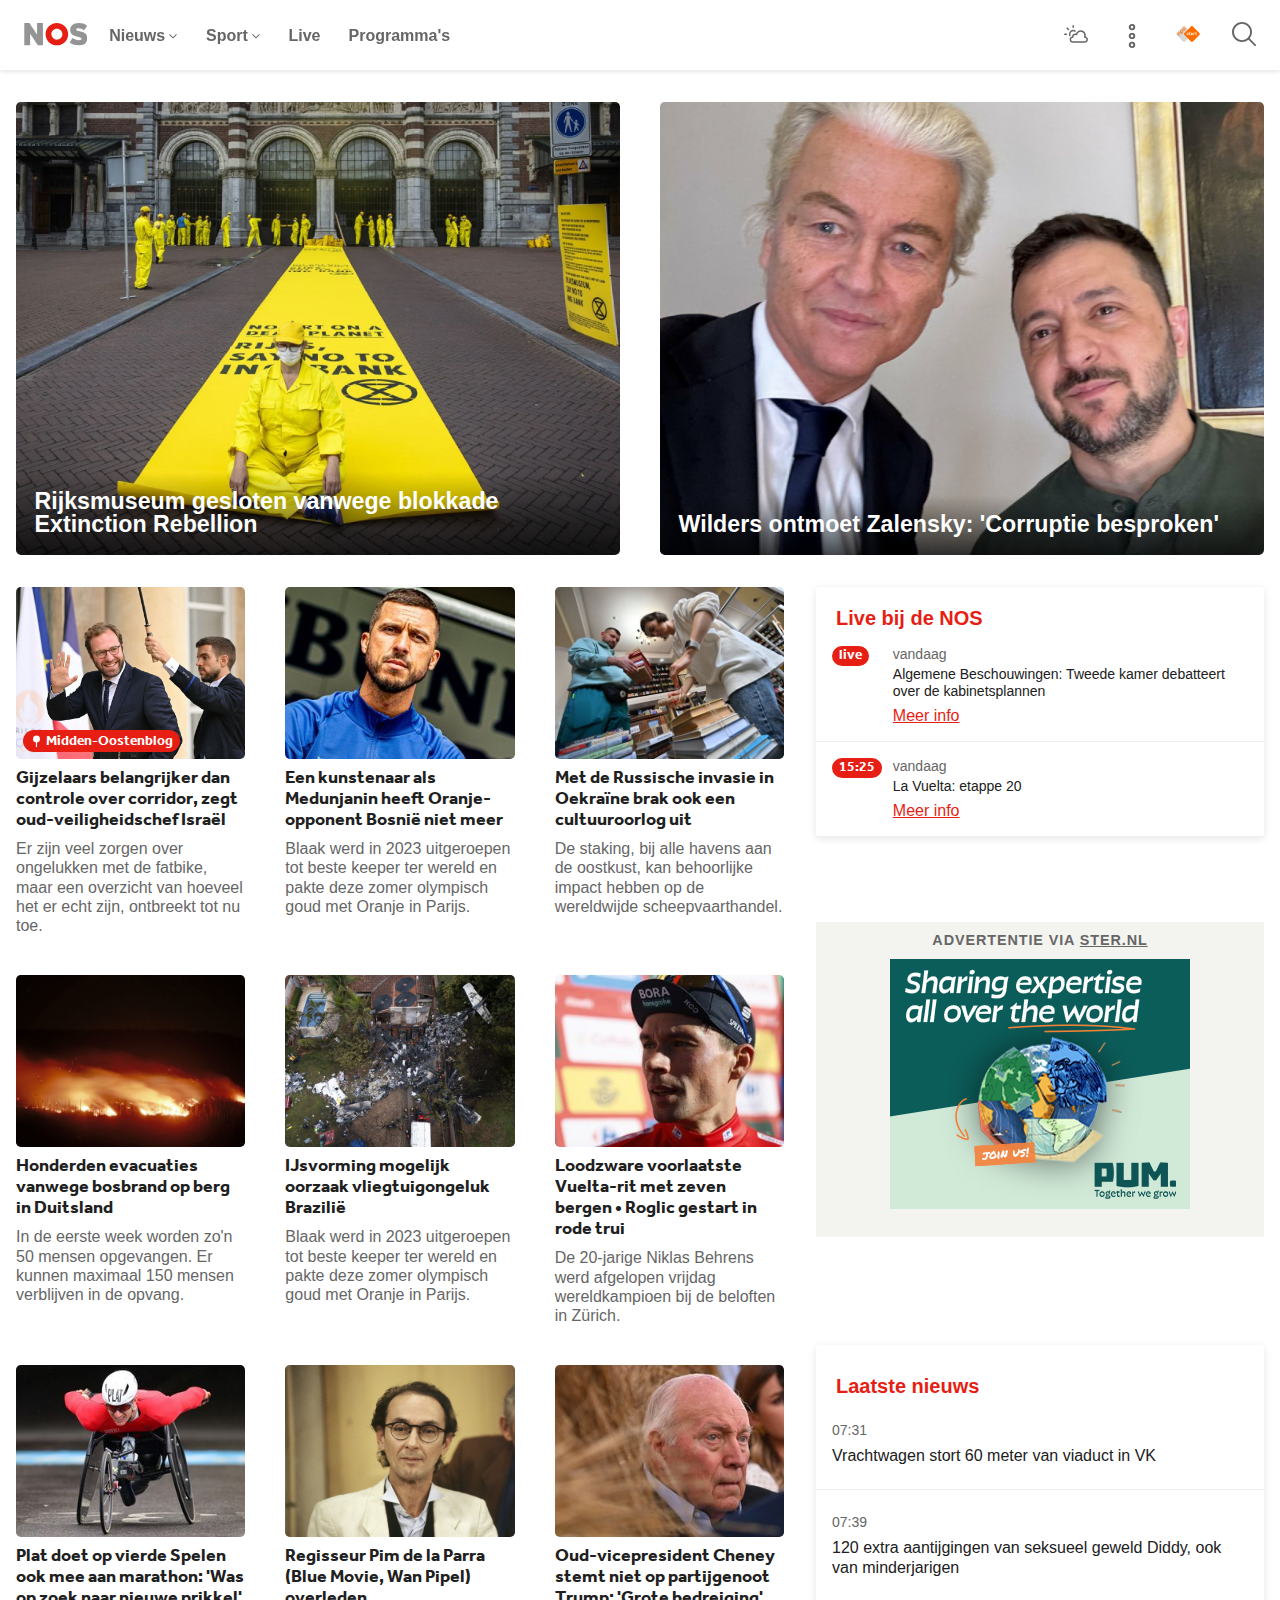
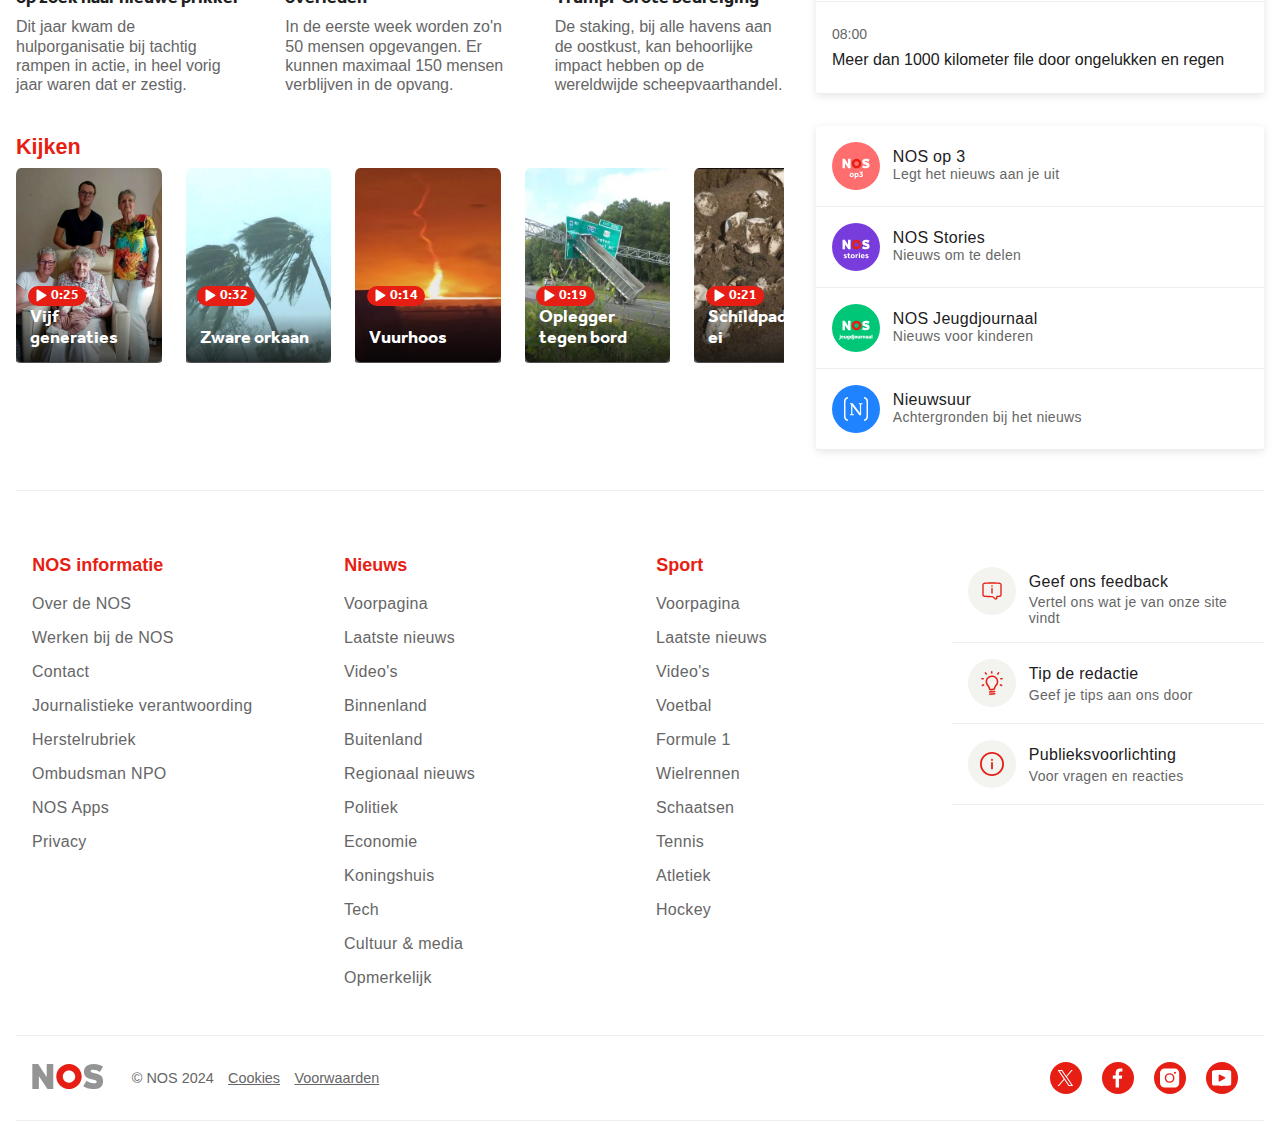
<file: index.html>
<!DOCTYPE html>
<html lang="nl">
<head>
    <meta charset="UTF-8">
    <meta name="author" content="Joep van der List" >
    <meta name="viewport" content="width=device-width, initial-scale=1.0">
    <link rel="stylesheet" href="styles/style.css">
    <link rel="stylesheet" href="styles/style_homepagina.css">
    <script src="scripts/script.js" defer></script>
    <title>NOS Homepagina</title>
    <link href="https://static.nos.nl/img/favicon/favicon.ico" rel="shortcut icon">
    <!-- Favicon van de NOS zelf -->
    <!-- Alle SVG's en Fotos komen van NOS.nl -->
</head>

<body>
    <header>
        <a href="#main" class="skip">Skip naar main content</a>
        <!-- Bron van "skiplink" https://www.w3schools.com/accessibility/accessibility_skip_links.php -->
        <h1 class="visually-hidden">NOS</h1>
        <nav>
            <ul>
                <li>
                    <svg xmlns="http://www.w3.org/2000/svg" viewBox="0 0 79 28" aria-hidden="true"><g fill="none" fill-rule="evenodd"><path fill="currentColor" d="M78.94 18.93c0-5.31-2.57-6.91-9.32-8.54-3.46-.8-4.41-1.27-4.41-2.28 0-.96.53-1.66 2.76-1.66 2.72 0 5.1.93 7.48 2.55 0 0 3.15-5.01 3.49-5.87C76.2 1.12 72.92 0 68.35 0c-6.48 0-10.58 3.44-10.58 8.54 0 5.4 3.1 7.19 9.58 8.7 3.6.84 4.57 1.46 4.57 2.47 0 1.27-.85 1.74-3.5 1.74-2.49 0-5.9-1.36-7.85-2.71l-3.6 5.87a21.3 21.3 0 0 0 11.3 3.29c6.45 0 10.67-2.33 10.67-8.73"></path><path fill="#E61E14" d="M27 13.95C27 6.25 33.32 0 41.12 0s14.13 6.25 14.13 13.95S48.92 27.9 41.12 27.9 27 21.65 27 13.95m7.2 0c0-3.78 3.1-6.84 6.92-6.84 3.83 0 6.93 3.06 6.93 6.84s-3.1 6.84-6.93 6.84a6.89 6.89 0 0 1-6.93-6.84"></path><path fill="currentColor" d="M23.67 27.9V0h-7.33v14.35S6.88 0 6.82 0H.36v27.9h7.32V13.55l9.63 14.35z"></path></g></svg>
                </li>
                <li>
                    <button>Nieuws <svg xmlns="http://www.w3.org/2000/svg" viewBox="0 0 9 6" aria-hidden="true" class="sc-9d1a94f4-7 gypnLR"><path fill="currentColor" d="M4.179 4.865a.45.45 0 0 0 .606.034l.037-.034 3.045-3.08a.464.464 0 0 0 0-.65.45.45 0 0 0-.606-.034l-.037.034L4.5 3.89 1.776 1.135A.45.45 0 0 0 1.17 1.1l-.037.034a.464.464 0 0 0-.033.613l.033.037z"></path></svg></button>
                </li>
                <li>
                    <button>Sport<svg xmlns="http://www.w3.org/2000/svg" viewBox="0 0 9 6" aria-hidden="true" class="sc-9d1a94f4-7 gypnLR"><path fill="currentColor" d="M4.179 4.865a.45.45 0 0 0 .606.034l.037-.034 3.045-3.08a.464.464 0 0 0 0-.65.45.45 0 0 0-.606-.034l-.037.034L4.5 3.89 1.776 1.135A.45.45 0 0 0 1.17 1.1l-.037.034a.464.464 0 0 0-.033.613l.033.037z"></path></svg></button>
                </li>
                <li>
                    <button>Live</button>
                </li>
                <li>
                    <button>Programma's</button>
                </li>
            </ul>

            <ul>
                <li>
                    <svg xmlns="http://www.w3.org/2000/svg" viewBox="0 0 24 18" aria-hidden="true" class="sc-84663880-8 kwGkRw"><path fill="currentColor" d="M24 14.52c0 1.8-1.45 3.25-3.25 3.25-.57 0-2 0-5.94.03l-5.95.04A3.25 3.25 0 0 1 8 11.47a3.25 3.25 0 0 1 4-2.93 5.07 5.07 0 0 1 9.7 2.87c1.33.4 2.3 1.65 2.3 3.11m-3.28-1.74a.75.75 0 0 1-.7-1.04 3.57 3.57 0 1 0-6.8-2.05c-.1.5-.67.76-1.11.5a1.7 1.7 0 0 0-.88-.24 1.75 1.75 0 0 0-1.72 2.03.75.75 0 0 1-.7.87 1.74 1.74 0 0 0 .05 3.49l5.94-.04 5.95-.03a1.75 1.75 0 0 0 .03-3.5h-.06zm-9.4-7.41a.75.75 0 1 1-.72 1.31 2.86 2.86 0 0 0-4.07 3.5.75.75 0 1 1-1.41.5 4.37 4.37 0 0 1 6.2-5.31m-1.38-3a.75.75 0 1 1-1.5 0V.75a.75.75 0 0 1 1.5 0zM.75 9.94a.75.75 0 0 1 0-1.5h1.62a.75.75 0 1 1 0 1.5zm1.94-6.19A.75.75 0 1 1 3.75 2.7L4.9 3.84a.75.75 0 0 1-1.07 1.05L2.7 3.75z"></path></svg>
                </li>
                <li>
                    <button><svg xmlns="http://www.w3.org/2000/svg" viewBox="0 0 24 24" aria-hidden="true" class="sc-9d1a94f4-6 clptQJ"><path fill="currentColor" d="M3.13 8.87a3.13 3.13 0 1 1 0 6.26 3.13 3.13 0 0 1 0-6.26m8.87 0a3.13 3.13 0 1 1 0 6.26 3.13 3.13 0 0 1 0-6.26m8.87 0a3.13 3.13 0 1 1 0 6.26 3.13 3.13 0 0 1 0-6.26m-17.74 1.8a1.33 1.33 0 1 0 0 2.66 1.33 1.33 0 0 0 0-2.66m8.87 0a1.33 1.33 0 1 0 0 2.66 1.33 1.33 0 0 0 0-2.66m8.87 0a1.33 1.33 0 1 0 0 2.66 1.33 1.33 0 0 0 0-2.66"></path></svg></button>
                </li>
                <li>
                    <svg xmlns="http://www.w3.org/2000/svg" width="72" height="48" viewBox="0 0 72 48" aria-hidden="true" class="sc-84663880-10 bknfGk"><g fill="none" fill-rule="evenodd"><path fill="#D7D8D6" d="m46.65 27.04-19.3 19.29c-1.94 1.94-4.16 1.94-6.1 0l-19.3-19.3c-1.94-1.93-1.94-4.16 0-6.1l19.3-19.29c1.94-1.94 4.16-1.94 6.1 0l19.3 19.29c1.94 1.94 1.94 4.17 0 6.1z"></path><path fill="#FF6D00" d="m19.18 15.49-1.41-1.41c-.59-.58-1.13-.57-1.8.09l-1.22 1.23c-.66.66-.67 1.2-.1 1.79l1.42 1.4c.58.6 1.13.58 1.79-.08l1.23-1.23c.65-.65.67-1.2.09-1.79M20.72 14c1.45 1.46 1.48 3.2-.15 4.83l-1.24 1.24c-.43.42-.79.65-1.08.71l1.08 1.08c.54.54.47 1.14.05 1.56-.42.41-1.03.5-1.57-.05l-4.7-4.69c-1.45-1.46-1.47-3.2.16-4.83l1.16-1.16c1.63-1.63 3.37-1.6 4.82-.15zm5.8-5.84L25.1 6.75c-.6-.59-1.14-.57-1.8.09l-1.23 1.23c-.65.65-.67 1.2-.08 1.78l1.4 1.41c.59.59 1.14.57 1.8-.08l1.22-1.24c.66-.65.68-1.2.1-1.78zm1.53-1.5c1.46 1.46 1.48 3.2-.15 4.84l-1.16 1.16c-1.63 1.63-3.37 1.6-4.82.14l-1.47-1.46c-1.45-1.45-1.48-3.2.16-4.82l1.16-1.16c1.62-1.63 3.37-1.6 4.82-.15l1.47 1.46zM14.9 23.13c.54.54.46 1.15.04 1.57-.41.41-1.02.48-1.56-.06l-3.08-3.08c-.58-.59-1.14-.57-1.79.09l-1.23 1.23c-.66.66-.67 1.2-.1 1.79l3.09 3.08c.54.54.47 1.15.06 1.57-.42.4-1.03.49-1.57-.05l-3.11-3.11c-1.45-1.46-1.48-3.2.15-4.83l1.16-1.16c1.63-1.63 3.38-1.6 4.83-.15l3.1 3.1zm10.5-2.2c-1.94 1.95-1.94 4.18 0 6.12l19.3 19.29c1.94 1.94 4.16 1.94 6.1 0l19.3-19.3c1.94-1.93 1.94-4.16 0-6.1L50.8 1.64c-1.94-1.94-4.16-1.94-6.1 0z"></path><path fill="#FFFFFE" d="M35.23 23.03c-.91-.21-1.2-.3-1.2-.7 0-.54.77-.62 1.23-.62.42 0 .94.1 1.4.26.12.04.24.08.36.08.33 0 .48-.25.58-.5l.08-.17a1 1 0 0 0 .07-.34c0-.27-.17-.5-.47-.6a5.8 5.8 0 0 0-1.98-.33c-2 0-3.14.85-3.14 2.33 0 1.64 1.36 1.94 2.8 2.26H35c.8.19 1.19.3 1.19.73 0 .16 0 .64-1.33.64-.53 0-1.08-.1-1.69-.32a1.1 1.1 0 0 0-.35-.07c-.33 0-.48.25-.58.5l-.1.2a1 1 0 0 0-.07.34c0 .27.18.49.47.6.6.23 1.38.35 2.3.35 2.08 0 3.22-.83 3.22-2.34 0-1.64-1.37-1.96-2.82-2.3zm15.86.33-4.78-3a.6.6 0 0 0-.92.51v6c0 .47.52.76.92.5l4.78-2.99a.6.6 0 0 0 0-1.02m-6.97 3.05c-.07-.3-.23-.44-.5-.44-.07 0-.2.01-.29.03-.14.02-.26.02-.36.02-.73 0-1.18-.22-1.18-1.36v-2.78h1.63c.49 0 .71-.23.71-.72v-.2c0-.48-.22-.71-.71-.71h-1.64V19.2c0-.49-.22-.72-.71-.72h-.45c-.5 0-.72.23-.72.72v1.05h-.41c-.5 0-.72.23-.72.72v.2c0 .48.23.71.72.71h.41v2.95c0 1.91.92 2.84 2.82 2.84.36 0 .7-.05.95-.1.36-.06.55-.27.55-.59l-.04-.3zm18.95.27-.05-.27c-.07-.3-.23-.44-.51-.44-.06 0-.2.01-.28.03l-.36.03c-.73 0-1.19-.23-1.19-1.37v-2.78h1.64c.49 0 .71-.23.71-.72v-.2c0-.48-.22-.71-.71-.71h-1.64V19.2c0-.49-.22-.71-.72-.71h-.44c-.5 0-.72.22-.72.71v1.05h-.42c-.49 0-.72.23-.72.72v.2c0 .48.23.71.72.71h.42v2.95c0 1.91.92 2.84 2.81 2.84.37 0 .7-.05.96-.1.35-.06.55-.27.55-.59 0-.07-.02-.18-.05-.3m-6.2-5.88-.04.28-.02.14c-.1.41-.22.65-.64.65l-.32-.02a4.5 4.5 0 0 0-1.64.08v4.88c0 .5-.23.72-.72.72h-.45c-.49 0-.72-.23-.72-.72V21.3c0-.47.21-.75.67-.87a8.5 8.5 0 0 1 3.25-.25c.4.04.62.27.62.63z"></path></g></svg>
                </li>
                <li>
                    <svg xmlns="http://www.w3.org/2000/svg" viewBox="0 0 24 24" aria-hidden="true" class="sc-9d1a94f4-5 hIPBis"><path fill="currentColor" fill-rule="nonzero" d="M10.04 0c5.545 0 10.04 4.495 10.04 10.04a10 10 0 0 1-2.333 6.435l5.99 5.992a.9.9 0 0 1-1.205 1.334l-.068-.061-5.992-5.99a10 10 0 0 1-6.432 2.33C4.495 20.08 0 15.585 0 10.04S4.495 0 10.04 0m0 1.8a8.241 8.241 0 0 0 0 16.48 8.241 8.241 0 0 0 0-16.48"></path></svg>
                </li>
            </ul>

             <ul>
                <li>
                    <a href="#">Voorpagina</a> 
                </li>
                <li>
                    <a href="#">Laatste nieuws</a> 
                </li>
                <li>
                    <a href="#">Video's</a>
                </li>
                <li>
                    <a href="#">Binnenland</a>
                </li>
                <li>
                    <a href="#">Buitenland</a>
                </li>
                <li>
                    <a href="#">Regionaal nieuws</a>
                </li>
                <li>
                    <a href="#">Politiek</a> 
                </li>
                <li>
                    <a href="#">Economie</a>
                </li>
                <li>
                    <a href="#">Koningshuis</a>
                </li>
                <li>
                    <a href="#">Tech</a>
                </li>
                <li>
                    <a href="#">Cultuur & media</a>
                </li>
                <li>
                    <a href="#">Opmerkelijk</a>
                </li>
            </ul>
            <ul>
                <li>
                    <a href="#">Voorpagina</a> 
                </li>
                <li>
                    <a href="#">Laatste nieuws</a> 
                </li>
                <li>
                    <a href="#">Video's</a>
                </li>
                <li>
                    <a href="#">Voetbal</a>
                </li>
                <li>
                    <a href="#">Formule 1</a>
                </li>
                <li>
                    <a href="#">Wielrennen</a>
                </li>
                <li>
                    <a href="#">Schaatsen</a> 
                </li>
                <li>
                    <a href="#">Tennis</a>
                </li>
                <li>
                    <a href="#">Atletiek</a>
                </li>
                <li>
                    <a href="#">Hockey</a>
                </li>
            </ul>
            <ul>
                <li>
                    <a href="#">Live</a>
                </li>
                <li>
                    <a href="programmas.html">Programma's</a>
                </li>
                <li>
                    <a href="#">Weer</a>
                </li>
            </ul>
        </nav>
    </header>

    <main id="main">
        <!-- De bovenste 2 fotos VOOR GROOT SCHERM -->
        <section>
            <ul>
                <li>
                    <a href="#">
                        <h2>Rijksmuseum gesloten vanwege blokkade Extinction Rebellion</h2>
                        <img src="images/rijksmuseum_kleiner_nos.jpg" alt="Rijksmuseum gelsoten door Extinction Rebellion">
                    </a>
                </li>

                <li>
                    <a href="#">
                        <h2>Wilders ontmoet Zalensky: 'Corruptie besproken'</h2>
                        <img src="images/geertw_zelensky_kleiner.jpg" alt="Wilders samen met Zalensky">
                    </a>
                </li>
            </ul>

        </section>

        <!-- Alle artikelen -->
        <section>
            <ul>
                <!-- deel 1 -->
                <li>
                    <a href="#">
                        <h2>Rijksmuseum gesloten vanwege blokkade Extinction Rebellion</h2>
                        <img src="images/rijksmuseum_nos.jpg" alt="Rijksmuseum gelsoten door Extinction Rebellion">
                    </a>
                </li>


                <!-- deel 2 -->
                <li>
                    <a href="#">
                        <h2>Wilders ontmoet Zalensky: 'Corruptie besproken'</h2>
                        <img src="images/geertw_zelensky_kleiner.jpg" alt="Wilders samen met Zalensky">
                    </a>  
                </li>

                <li>
                    <a href="#">
                        <h2>Gijzelaars belangrijker dan controle over corridor, zegt oud-veiligheidschef Israël</h2>
                        <p>Er zijn veel zorgen over ongelukken met de fatbike, maar een overzicht van hoeveel het er echt zijn, ontbreekt tot nu toe.</p>
                        <p><svg xmlns="http://www.w3.org/2000/svg" viewBox="0 0 26 26"><path fill="currentColor" d="M13 1a7 7 0 0 1 1.17 13.9v10.6h-2.34V14.9A7 7 0 0 1 13 1"></path></svg>Midden-Oostenblog</p>
                        <img src="images/macron_nos.jpg" alt="oud-veiligheidschef Israël bij kaart van Gaza">
                    </a>
                </li>
                
                
                <!-- deel 3 -->
                <li>
                    <a href="#">
                        <h2>Een kunstenaar als Medunjanin heeft Oranje-opponent Bosnië niet meer</h2>
                        <p>Blaak werd in 2023 uitgeroepen tot beste keeper ter wereld en pakte deze zomer olympisch goud met Oranje in Parijs.</p>
                        <img src="images/medunjanin_bosnie_nos.jpg" alt="Een foto van kunstenaar Medujanin">
                    </a>
                </li>

                <li>
                    <a href="#">
                        <h2>Met de Russische invasie in Oekraïne brak ook een cultuuroorlog uit</h2>
                        <p>De staking, bij alle havens aan de oostkust, kan behoorlijke impact hebben op de wereldwijde scheepvaarthandel.</p>
                        <img src="images/rus_oek_nos.jpg" alt="Een foto van 2 mensen die boeken lezen" >
                    </a>
                </li>

                <li>
                    <a href="#">
                        <h2>Honderden evacuaties vanwege bosbrand op berg in Duitsland</h2>
                        <p>In de eerste week worden zo'n 50 mensen opgevangen. Er kunnen maximaal 150 mensen verblijven in de opvang.</p>
                        <img src="images/bosbrand_du_nos.jpg" alt="hoge vlammen van de bosbrand" >
                    </a>
                </li>

                <li>
                    <a href="#">
                        <h2>IJsvorming mogelijk oorzaak vliegtuigongeluk Brazilië</h2>
                        <p>Blaak werd in 2023 uitgeroepen tot beste keeper ter wereld en pakte deze zomer olympisch goud met Oranje in Parijs.</p>
                        <img src="images/vliegtuig_bra_nos.jpg" alt="Een kapot huis door het neerstorten van een vliegtuig">
                    </a>
                </li>

                <li>
                    <a href="#">
                        <h2>Loodzware voorlaatste Vuelta-rit met zeven bergen • Roglic gestart in rode trui</h2>
                        <p>De 20-jarige Niklas Behrens werd afgelopen vrijdag wereldkampioen bij de beloften in Zürich.</p>
                        <img src="images/vuelta_rit_nos.jpg" alt="Roglic in de rode trui">
                    </a>
                </li>
            
                <li>
                    <a href="#">
                        <h2>Plat doet op vierde Spelen ook mee aan marathon: 'Was op zoek naar nieuwe prikkel'</h2>
                        <p>Dit jaar kwam de hulporganisatie bij tachtig rampen in actie, in heel vorig jaar waren dat er zestig.</p>
                        <img src="images/plat_parspelen_nos.jpg" alt="Plat tijdens zijn marathon">
                    </a>
                </li>

                <li>
                    <a href="#">
                        <h2>Regisseur Pim de la Parra (Blue Movie, Wan Pipel) overleden</h2>
                        <p>In de eerste week worden zo'n 50 mensen opgevangen. Er kunnen maximaal 150 mensen verblijven in de opvang.</p>
                        <img src="images/pim_de_la_parra_nos.jpg" alt="een foto van regisseur Pim de la Parra">
                    </a>
                </li>

                <li>
                    <a href="#">
                        <h2>Oud-vicepresident Cheney stemt niet op partijgenoot Trump: 'Grote bedreiging'</h2>
                        <p>De staking, bij alle havens aan de oostkust, kan behoorlijke impact hebben op de wereldwijde scheepvaarthandel.</p>
                        <img src="images/vicepresident_nos.jpg" alt="Oud-vicepresident Cheney">
                    </a>
                </li>
            </ul>
        </section>

        <!-- Laatste Nieuws -->
        <section>
            <h2>Laatste nieuws</h2>
            <ul>
                <li>
                    <a href="#"><h3>Vrachtwagen stort 60 meter van viaduct in VK</h3></a>
                    <p>07:31</p>
                </li>
                
                <li>
                    <a href="#"><h3>120 extra aantijgingen van seksueel geweld Diddy, ook van minderjarigen</h3></a>
                    <p>07:39</p>
                </li>
                
                <li>
                    <a href="#"><h3>Meer dan 1000 kilometer file door ongelukken en regen</h3></a>
                    <p>08:00</p>
                </li>

            </ul>
        </section>

        <!-- Video's -->
        <section>
            <h2>Kijken</h2>
            <ul>
                <li>
                    <a href="#">
                        <h2>Vijf generaties</h2>
                        <p><svg xmlns="http://www.w3.org/2000/svg" viewBox="0 0 26 26" aria-hidden="true"><path fill="currentColor" d="M22.3 11.76 5.34 1.23C4.33.61 3 1.31 3 2.47v21.06c0 1.16 1.33 1.86 2.33 1.24L22.3 14.24c.93-.58.93-1.9 0-2.47"></path></svg>0:25</p>
                        <img src="images/vid1_5gen_nos.jpg" alt="Een foto van een gezin">
                    </a>
                </li>
                <li>
                    <a href="#">
                        <h2>Zware orkaan</h2>
                        <p><svg xmlns="http://www.w3.org/2000/svg" viewBox="0 0 26 26" aria-hidden="true"><path fill="currentColor" d="M22.3 11.76 5.34 1.23C4.33.61 3 1.31 3 2.47v21.06c0 1.16 1.33 1.86 2.33 1.24L22.3 14.24c.93-.58.93-1.9 0-2.47"></path></svg>0:32</p>
                        <img src="images/vid2_orkaan_nos.jpg" alt="Een oorkaan">
                    </a>
                </li>
                <li>
                    <a href="#">
                        <h2>Vuurhoos</h2>
                        <p><svg xmlns="http://www.w3.org/2000/svg" viewBox="0 0 26 26" aria-hidden="true"><path fill="currentColor" d="M22.3 11.76 5.34 1.23C4.33.61 3 1.31 3 2.47v21.06c0 1.16 1.33 1.86 2.33 1.24L22.3 14.24c.93-.58.93-1.9 0-2.47"></path></svg>0:14</p>
                        <img src="images/vid3_vuurhoos_nos.jpg" alt="Vuurhoos">
                    </a>
                </li>
                <li>
                    <a href="#">
                        <h2>Oplegger tegen bord</h2>
                        <p><svg xmlns="http://www.w3.org/2000/svg" viewBox="0 0 26 26" aria-hidden="true"><path fill="currentColor" d="M22.3 11.76 5.34 1.23C4.33.61 3 1.31 3 2.47v21.06c0 1.16 1.33 1.86 2.33 1.24L22.3 14.24c.93-.58.93-1.9 0-2.47"></path></svg>0:19</p>
                        <img src="images/vid4_tegen_bord_nos.jpg" alt="Gecrashde oplegger">
                    </a>
                </li>
                <li>
                    <a href="#">
                        <h2>Schildpad uit ei</h2>
                        <p><svg xmlns="http://www.w3.org/2000/svg" viewBox="0 0 26 26" aria-hidden="true"><path fill="currentColor" d="M22.3 11.76 5.34 1.23C4.33.61 3 1.31 3 2.47v21.06c0 1.16 1.33 1.86 2.33 1.24L22.3 14.24c.93-.58.93-1.9 0-2.47"></path></svg>0:21</p>
                        <img src="images/vid5_schildpad_ei_nos.jpg" alt="Schildpad eieren op het strand">
                    </a>
                </li>  
                <li>
                    <a href="#">
                        <h2>Gemorst</h2>
                        <p><svg xmlns="http://www.w3.org/2000/svg" viewBox="0 0 26 26" aria-hidden="true"><path fill="currentColor" d="M22.3 11.76 5.34 1.23C4.33.61 3 1.31 3 2.47v21.06c0 1.16 1.33 1.86 2.33 1.24L22.3 14.24c.93-.58.93-1.9 0-2.47"></path></svg>0:27</p>
                        <img src="images/vid6_gemorst.jpg" alt="Meneer die water uit een kan drinkt">
                    </a>
                </li>  
            </ul>
        </section>

        <!-- Live bij de NOS -->
        <section>
            <h2>Live bij de NOS</h2>
            <ul>
                <li>
                    <h3>Algemene Beschouwingen: Tweede kamer debatteert over de kabinetsplannen</h3>
                    <p>live</p>
                    <p>vandaag</p>
                    <a href="#">Meer info</a>
                </li>

            </ul>
            <ul>
                <li>
                    <h3>La Vuelta: etappe 20</h3>
                    <p>15:25</p>
                    <p>vandaag</p>
                    <a href="#">Meer info</a>
                </li>

            </ul>
        </section>

        <!-- Reclame -->
        <section>
            <ul>
                <li>
                    <h2>Advertentie via <a href="https://ster.nl">STER.NL</a></h2>
                </li>
                <li>
                    <img src="images/reclame_nos.jpg" alt="Reclame van PUM">
                </li>
            </ul>
        </section>

        <!-- Ander NOS nieuws -->
        <section>
            <ul>
                <li>   
                    <h2>Legt het nieuws aan je uit</h2>
                    <svg xmlns="http://www.w3.org/2000/svg" viewBox="0 0 60 60"><g fill="none" fill-rule="evenodd"><circle cx="30" cy="30" r="30" fill="#FF6E6E"></circle><path fill="#FFF" d="M24.674 42.545q.286 0 .507-.11.222-.111.375-.302.153-.19.227-.427t.074-.49q0-.255-.074-.491a1.2 1.2 0 0 0-.227-.422 1.15 1.15 0 0 0-.375-.296q-.222-.11-.507-.11c-.285 0-.361.036-.513.11a1.1 1.1 0 0 0-.375.296 1.4 1.4 0 0 0-.227.422 1.5 1.5 0 0 0-.079.49 1.5 1.5 0 0 0 .306.918q.15.191.375.301.228.111.513.111m-2.664-1.33q0-.548.196-1.029.195-.48.544-.839.348-.358.84-.564.49-.206 1.083-.206c.593 0 .754.069 1.078.206a2.5 2.5 0 0 1 1.378 1.404q.196.48.196 1.029t-.196 1.028q-.195.48-.544.84-.348.357-.834.569-.486.21-1.078.211c-.592.001-.756-.07-1.083-.211a2.54 2.54 0 0 1-1.384-1.409 2.7 2.7 0 0 1-.196-1.028m7.736 1.171q.295.2.876.2.56 0 .883-.374.321-.375.322-.998 0-.242-.058-.475a1.3 1.3 0 0 0-.18-.406.9.9 0 0 0-.317-.28q-.195-.105-.48-.105-.255 0-.45.095a1 1 0 0 0-.327.253 1.234 1.234 0 0 0-.27.771v1.319zm-1.511-3.641h1.458q.02.137.031.269l.022.269q.243-.306.623-.47.38-.162.792-.163.54 0 .951.211.412.211.687.565.274.353.412.812t.137.945q0 .686-.232 1.193a2.5 2.5 0 0 1-.602.833q-.37.327-.835.486t-.92.158q-.359 0-.59-.064a8 8 0 0 1-.423-.126v2.142h-1.511zm6.392 3.229q.328.285.67.438.344.153.756.153.486 0 .808-.264.323-.263.323-.738a.97.97 0 0 0-.249-.655q-.247-.285-.787-.285-.2 0-.375.037a1.5 1.5 0 0 0-.27.08l-.39-.623 1.7-1.741h-2.482v-1.32h4.184v1.088l-1.384 1.561q.792.148 1.2.665.406.517.406 1.298 0 .528-.217.94a2.1 2.1 0 0 1-.576.69q-.36.28-.829.428-.47.148-.977.148a3.7 3.7 0 0 1-1.326-.222 3.2 3.2 0 0 1-1.01-.601zm12.346-12.862c0-2.277-1.107-2.963-4.012-3.658-1.485-.348-1.897-.547-1.897-.978 0-.413.23-.712 1.188-.712 1.172 0 2.195.398 3.219 1.093 0 0 1.359-2.15 1.502-2.517C45.8 21.481 44.381 21 42.417 21c-2.79 0-4.555 1.474-4.555 3.66 0 2.318 1.337 3.08 4.126 3.726 1.551.364 1.964.629 1.964 1.059 0 .547-.363.746-1.502.746-1.073 0-2.541-.58-3.383-1.16l-1.551 2.517c1.204.795 3.003 1.408 4.868 1.408 2.773 0 4.59-.996 4.59-3.743"></path><path fill="#E61E14" d="M24.619 26.978c0-3.302 2.721-5.978 6.079-5.978s6.08 2.676 6.08 5.978-2.723 5.978-6.08 5.978-6.08-2.676-6.08-5.978m3.098 0c0-1.62 1.335-2.933 2.982-2.933s2.982 1.314 2.982 2.933c0 1.62-1.335 2.933-2.982 2.933s-2.982-1.313-2.982-2.933"></path><path fill="#FFF" d="M23.185 32.956V21h-3.151v6.149S15.961 21 15.935 21h-2.78v11.956h3.153v-6.149l4.142 6.15h2.736z"></path></g></svg>         
                    <a href="#">NOS op 3</a> 
                    
                <li>
                    <h2>Nieuws om te delen</h2>
                    <svg xmlns="http://www.w3.org/2000/svg" viewBox="0 0 60 60"><g fill="none" fill-rule="evenodd"><circle cx="30" cy="30" r="30" fill="#783CDC"></circle><path fill="#FFF" d="M15.132 42.408q.237.213.624.355.387.143.748.143.33 0 .547-.082a.31.31 0 0 0 .216-.314.3.3 0 0 0-.046-.168.44.44 0 0 0-.17-.142 2 2 0 0 0-.346-.137 12 12 0 0 0-.562-.162 4 4 0 0 1-.552-.188 2 2 0 0 1-.485-.29 1.3 1.3 0 0 1-.34-.416 1.2 1.2 0 0 1-.13-.568q0-.335.155-.604.155-.27.428-.467.275-.197.65-.305.376-.105.81-.106.62 0 1.084.137t.856.401l-.63.964a3.3 3.3 0 0 0-.541-.274 1.9 1.9 0 0 0-.686-.121q-.34 0-.495.096t-.155.259q0 .233.32.345t.866.254q.744.202 1.078.558.336.356.336.944 0 .396-.18.68-.181.285-.486.472a1.9 1.9 0 0 1-.69.279q-.388.09-.79.091-.65 0-1.228-.172t-.938-.528zm4.735-2.142h-.763V39.12h.763v-1.44h1.486v1.44H22.6v1.147h-1.247v1.878q0 .345.14.533.138.189.438.188a.9.9 0 0 0 .392-.076q.165-.075.31-.178l.598.893q-.702.549-1.527.549-.516 0-.867-.148a1.45 1.45 0 0 1-.567-.406q-.217-.258-.31-.624c-.093-.366-.093-.514-.093-.812zm6.098 2.508q.278 0 .495-.107a1.1 1.1 0 0 0 .366-.29q.15-.182.222-.41a1.57 1.57 0 0 0 0-.944 1.2 1.2 0 0 0-.222-.406 1.1 1.1 0 0 0-.366-.285 1.1 1.1 0 0 0-.495-.106 1.15 1.15 0 0 0-.5.106q-.223.106-.367.285-.144.177-.222.406a1.48 1.48 0 0 0 0 .944q.078.228.222.41.144.184.366.29.222.107.5.107m-2.6-1.28q0-.527.192-.989.19-.462.531-.807.34-.345.82-.543t1.058-.198 1.052.198.815.543a2.51 2.51 0 0 1 .722 1.797q0 .527-.19.99a2.5 2.5 0 0 1-.532.806q-.34.345-.815.548a2.6 2.6 0 0 1-1.052.203q-.578 0-1.058-.203a2.5 2.5 0 0 1-.82-.548 2.5 2.5 0 0 1-.531-.807 2.6 2.6 0 0 1-.191-.99m6.077-2.374h1.423l.052.598q.186-.244.51-.466.325-.224.842-.224.195 0 .335.02.14.021.273.072l-.237 1.288a1.8 1.8 0 0 0-.537-.07q-.526 0-.85.31-.326.309-.326.877v2.355h-1.485zm4.095 4.76h1.486v-4.76h-1.486zm-.051-5.461h1.589v-1.31h-1.59v1.31zm5.942 2.578a.8.8 0 0 0-.062-.31.9.9 0 0 0-.185-.289 1 1 0 0 0-.31-.218 1.05 1.05 0 0 0-.444-.086 1.1 1.1 0 0 0-.453.086q-.197.087-.325.218a.9.9 0 0 0-.196.29.8.8 0 0 0-.068.31zm1.3 2.365q-.083.051-.247.168a2.3 2.3 0 0 1-.429.228 4 4 0 0 1-.624.198q-.36.087-.825.086-.62 0-1.114-.187-.495-.189-.841-.523a2.2 2.2 0 0 1-.526-.807 2.9 2.9 0 0 1-.18-1.04q0-.498.17-.96t.49-.807.783-.553 1.053-.208q.588 0 1.032.203.443.203.748.563.303.36.459.863.154.502.154 1.101v.244h-3.446q.01.386.346.675t.923.29q.579 0 .94-.168a3 3 0 0 0 .525-.29zm1.444-.954q.238.213.625.355.387.143.748.143.33 0 .546-.082a.31.31 0 0 0 .217-.314.3.3 0 0 0-.046-.168.44.44 0 0 0-.17-.142 2 2 0 0 0-.346-.137 12 12 0 0 0-.562-.162 4 4 0 0 1-.552-.188 2 2 0 0 1-.485-.29 1.3 1.3 0 0 1-.34-.416 1.2 1.2 0 0 1-.13-.568q0-.335.155-.604.155-.27.428-.467c.273-.197.399-.233.65-.305q.376-.105.81-.106.62 0 1.083.137.464.137.857.401l-.63.964a3.3 3.3 0 0 0-.541-.274 1.9 1.9 0 0 0-.686-.121q-.34 0-.496.096-.154.096-.154.259 0 .233.32.345.318.111.866.254.743.202 1.078.558t.335.944q0 .396-.18.68t-.485.472a1.9 1.9 0 0 1-.691.279q-.387.09-.79.091-.65 0-1.227-.172a2.2 2.2 0 0 1-.939-.528zm4.801-13.295c0-2.277-1.107-2.963-4.012-3.658-1.485-.348-1.897-.547-1.897-.978 0-.413.23-.712 1.188-.712 1.172 0 2.195.398 3.219 1.093 0 0 1.359-2.15 1.502-2.517C45.8 21.481 44.381 21 42.417 21c-2.79 0-4.555 1.474-4.555 3.66 0 2.318 1.337 3.08 4.126 3.726 1.551.364 1.964.629 1.964 1.059 0 .547-.363.746-1.502.746-1.073 0-2.541-.58-3.383-1.16l-1.551 2.517c1.204.795 3.003 1.408 4.868 1.408 2.773 0 4.59-.996 4.59-3.743"></path><path fill="#E61E14" d="M24.619 26.978c0-3.302 2.721-5.978 6.079-5.978s6.08 2.676 6.08 5.978-2.723 5.978-6.08 5.978-6.08-2.676-6.08-5.978m3.098 0c0-1.62 1.335-2.933 2.982-2.933s2.982 1.314 2.982 2.933c0 1.62-1.335 2.933-2.982 2.933s-2.982-1.313-2.982-2.933"></path><path fill="#FFF" d="M23.185 32.956V21h-3.151v6.149S15.961 21 15.935 21h-2.78v11.956h3.153v-6.149l4.142 6.15h2.736z"></path></g></svg>
                    <a href="#">NOS Stories</a> 

                </li>
                <li>
                    <h2>Nieuws voor kinderen</h2>
                    <svg xmlns="http://www.w3.org/2000/svg" viewBox="0 0 60 60"><g fill="none" fill-rule="evenodd"><circle cx="30" cy="30" r="30" fill="#00C678"></circle><path fill="#FFF" fill-rule="nonzero" d="M10.963 39.262v-.931h-1.28v.931zM9.466 44.4q.434 0 .714-.13.279-.129.444-.364t.227-.553q.063-.318.063-.696V39.71H9.732v3.087q0 .273-.088.434-.087.16-.396.161a.6.6 0 0 1-.216-.042 2 2 0 0 1-.204-.098l-.44.805q.202.168.49.255.286.088.588.088m3.716-1.288q.246 0 .463-.038.216-.039.392-.091a2.5 2.5 0 0 0 .518-.221l-.371-.77a1.8 1.8 0 0 1-.389.161 1.9 1.9 0 0 1-.55.077q-.23 0-.388-.049a.7.7 0 0 1-.252-.13.5.5 0 0 1-.133-.171.6.6 0 0 1-.045-.175h2.226v-.224q0-.476-.127-.83a1.65 1.65 0 0 0-.346-.588 1.4 1.4 0 0 0-.518-.35 1.7 1.7 0 0 0-.634-.115q-.434 0-.759.154a1.6 1.6 0 0 0-.539.402 1.7 1.7 0 0 0-.319.567q-.104.32-.104.648 0 .825.482 1.285.484.458 1.393.458m.42-2.107h-1.168q0-.084.035-.175a.5.5 0 0 1 .104-.168.6.6 0 0 1 .182-.13.6.6 0 0 1 .26-.052.6.6 0 0 1 .444.182.5.5 0 0 1 .143.343m2.576 2.086q.091 0 .214-.021.123-.02.256-.07t.259-.133q.125-.084.224-.203l.041.336h1.142v-3.29H17.13v1.764q0 .105-.025.207a.5.5 0 0 1-.084.185q-.06.084-.154.133c-.094.049-.141.049-.234.049q-.26 0-.361-.147a.68.68 0 0 1-.101-.392V39.71h-1.184v2.079q0 .35.091.595t.249.402.375.231.476.074m4.145 1.393q.874 0 1.33-.406.455-.406.455-1.344v-2.821a4.7 4.7 0 0 0-.739-.203 4 4 0 0 0-.767-.07q-.42 0-.773.119-.354.12-.609.343t-.395.56-.14.763q0 .343.098.627.098.282.283.486.186.202.459.315t.623.112q.203 0 .413-.042a.76.76 0 0 0 .37-.189v.112q0 .385-.178.55t-.543.164a1.4 1.4 0 0 1-.437-.067 1.7 1.7 0 0 1-.402-.185l-.448.819q.315.203.672.28.356.077.728.077m.098-2.45a.53.53 0 0 1-.396-.161q-.157-.16-.157-.49 0-.16.038-.305a.7.7 0 0 1 .123-.248.6.6 0 0 1 .216-.168.7.7 0 0 1 .316-.063q.188 0 .378.063v.805q0 .294-.144.43a.52.52 0 0 1-.375.137zm3.486 1.057a1.2 1.2 0 0 0 .903-.427l.063.336h1.078v-4.669h-1.184v1.386a1.674 1.674 0 0 0-.517-.077q-.4 0-.725.133a1.623 1.623 0 0 0-.92.92 1.8 1.8 0 0 0-.127.69q0 .44.14.808t.407.592q.174.147.395.227t.486.081zm.343-1.015q-.295 0-.438-.178a.73.73 0 0 1-.143-.473q0-.399.199-.595a.7.7 0 0 1 .515-.196q.203 0 .384.063v.791q0 .28-.129.434-.13.154-.389.154zm3.555-2.814v-.931h-1.28v.931zM26.308 44.4q.434 0 .713-.13.28-.129.445-.364t.227-.553.063-.696V39.71h-1.183v3.087a.9.9 0 0 1-.087.434q-.087.16-.396.161a.6.6 0 0 1-.216-.042 1.5 1.5 0 0 1-.203-.098l-.441.805q.202.168.49.255.286.088.588.088m3.598-1.288q.391 0 .713-.137.323-.135.553-.374.232-.238.361-.556.13-.32.13-.69 0-.364-.13-.686a1.7 1.7 0 0 0-.36-.56 1.7 1.7 0 0 0-.553-.375 1.8 1.8 0 0 0-.715-.136q-.391 0-.713.136a1.65 1.65 0 0 0-.553.375 1.7 1.7 0 0 0-.361.56q-.13.322-.13.686 0 .37.13.69.13.318.36.556.231.239.553.374.322.137.715.137m0-1.036a.59.59 0 0 1-.47-.203.77.77 0 0 1-.174-.518q0-.315.174-.518a.59.59 0 0 1 .47-.203.59.59 0 0 1 .469.203.77.77 0 0 1 .174.518q0 .315-.174.518a.59.59 0 0 1-.47.203zm3.303 1.015q.091 0 .214-.021a1.4 1.4 0 0 0 .515-.203q.126-.084.223-.203l.042.336h1.141v-3.29h-1.183v1.764a1 1 0 0 1-.024.207.5.5 0 0 1-.084.185q-.06.084-.154.133c-.094.049-.141.049-.235.049q-.258 0-.36-.147a.68.68 0 0 1-.102-.392V39.71H32.02v2.079q0 .35.09.595.092.245.249.402.158.157.374.231.218.074.477.074zM37.04 43v-1.477q0-.847.77-.847.174 0 .343.042l.154-1.008a1 1 0 0 0-.179-.042 2 2 0 0 0-.242-.014.9.9 0 0 0-.5.136 1.3 1.3 0 0 0-.346.333l-.043-.413h-1.14V43zm2.652 0v-1.757q0-.105.025-.207a.5.5 0 0 1 .087-.185q.064-.084.169-.133c.105-.049.158-.049.265-.049q.224 0 .326.147a.68.68 0 0 1 .101.392V43h1.183v-2.072q0-.344-.09-.591a1.1 1.1 0 0 0-.252-.407 1 1 0 0 0-.382-.23 1.5 1.5 0 0 0-.48-.074q-.09 0-.213.021a1.4 1.4 0 0 0-.515.203 1 1 0 0 0-.224.203l-.041-.343h-1.142V43zm3.5.112q.336 0 .564-.091.228-.09.451-.329l.042.308h1.114v-1.988a1.5 1.5 0 0 0-.113-.612 1.2 1.2 0 0 0-.315-.441 1.3 1.3 0 0 0-.482-.267 2.1 2.1 0 0 0-.623-.087q-.589 0-.967.14a2.1 2.1 0 0 0-.587.308l.447.679q.148-.105.386-.185.238-.081.553-.081.09 0 .185.017a.6.6 0 0 1 .175.064q.08.045.133.126a.37.37 0 0 1 .052.206v.063a5 5 0 0 0-.213-.021 4 4 0 0 0-.256-.007q-.315 0-.602.077-.286.077-.503.227t-.343.378-.127.522c0 .294.033.358.099.486a.8.8 0 0 0 .252.305.9.9 0 0 0 .336.157q.18.046.343.046zm.511-.805q-.391 0-.392-.364 0-.161.14-.276.14-.117.434-.116.204 0 .322.028v.217q0 .147-.045.245c-.045.098-.069.118-.116.158a.4.4 0 0 1-.16.084.7.7 0 0 1-.182.024zm3.004.805q.335 0 .563-.091.227-.09.452-.329l.042.308h1.113v-1.988q0-.35-.112-.612a1.2 1.2 0 0 0-.316-.441 1.3 1.3 0 0 0-.483-.267 2.1 2.1 0 0 0-.623-.087q-.587 0-.965.14a2.1 2.1 0 0 0-.589.308l.449.679q.146-.105.384-.185.239-.081.553-.081.091 0 .186.017a.6.6 0 0 1 .175.064q.08.045.133.126a.37.37 0 0 1 .053.206v.063a3.439 3.439 0 0 0-.469-.028q-.315 0-.602.077-.288.077-.505.227t-.343.378-.126.522c0 .294.033.358.099.486a.8.8 0 0 0 .252.305.9.9 0 0 0 .335.157q.183.046.343.046zm.51-.805q-.391 0-.392-.364 0-.161.14-.276.141-.117.434-.116.204 0 .322.028v.217q0 .147-.045.245c-.045.098-.069.118-.115.158a.4.4 0 0 1-.162.084.7.7 0 0 1-.181.024zm3.34.693v-4.669h-1.183V43z"></path><path fill="#FFF" d="M46.973 29.113c0-2.277-1.107-2.963-4.012-3.658-1.485-.348-1.897-.547-1.897-.978 0-.413.23-.712 1.188-.712 1.172 0 2.195.398 3.219 1.093 0 0 1.359-2.15 1.502-2.517C45.8 21.481 44.381 21 42.417 21c-2.79 0-4.555 1.474-4.555 3.66 0 2.318 1.337 3.08 4.126 3.726 1.551.364 1.964.629 1.964 1.059 0 .547-.363.746-1.502.746-1.073 0-2.541-.58-3.383-1.16l-1.551 2.517c1.204.795 3.003 1.408 4.868 1.408 2.773 0 4.59-.996 4.59-3.743"></path><path fill="#E61E14" d="M24.619 26.978c0-3.302 2.721-5.978 6.079-5.978s6.08 2.676 6.08 5.978-2.723 5.978-6.08 5.978-6.08-2.676-6.08-5.978m3.098 0c0-1.62 1.335-2.933 2.982-2.933s2.982 1.314 2.982 2.933c0 1.62-1.335 2.933-2.982 2.933s-2.982-1.313-2.982-2.933"></path><path fill="#FFF" d="M23.185 32.956V21h-3.151v6.149S15.961 21 15.935 21h-2.78v11.956h3.153v-6.149l4.142 6.15h2.736z"></path></g></svg>
                    <a href="#">NOS Jeugdjournaal</a> 
                </li>
                <li>
                    <h2>Achtergronden bij het nieuws</h2>
                    <svg xmlns="http://www.w3.org/2000/svg" viewBox="0 0 60 60"><g fill="none" fill-rule="evenodd"><circle cx="30" cy="30" r="30" fill="#1F83FF"></circle><path fill="#FFF" d="M19.744 15.002a.15.15 0 0 1 .171.148v1.569a.14.14 0 0 1-.113.14 3.865 3.865 0 0 0-2.973 3.762v18.758a3.864 3.864 0 0 0 2.973 3.762.144.144 0 0 1 .113.14v1.57c0 .09-.081.162-.17.147A5.695 5.695 0 0 1 15 39.379V20.621a5.696 5.696 0 0 1 4.744-5.619m20.512 0A5.696 5.696 0 0 1 45 20.62v18.758a5.696 5.696 0 0 1-4.744 5.619.15.15 0 0 1-.172-.148V43.28c0-.067.048-.125.113-.14a3.864 3.864 0 0 0 2.974-3.762V20.621a3.864 3.864 0 0 0-2.974-3.762.144.144 0 0 1-.113-.14v-1.57a.15.15 0 0 1 .172-.147m-2.021 7.847v1.164H36.37V37.73h-2.134l-8.79-11.554v10.399h2.081v1.165H22.45v-1.165h1.486v-12.56h-1.512v-1.16H25.9l9.06 12.034c-.01-.08-.014-.907-.016-2.07V32.3l-.001-.272v-1.459l.001-.922c.002-2.062.008-4.16.01-5.11v-.25l.001-.096v-.178h-1.482v-1.164h4.76z"></path></g></svg>
                    <a href="#">Nieuwsuur</a> 
                </li>
            </ul>
        </section>

    </main>

    <footer>
        <!-- Feedback en extra info EN Nos informatie -->
        <section>
            <ul>
                <li>
                    <h2> Vertel ons wat je van onze site vindt</h2>
                    <div>
                        <svg xmlns="http://www.w3.org/2000/svg" width="20" height="18" fill="none"><path fill="currentColor" fill-rule="evenodd" d="m9.534.329 1.484-.003.854.005 1.183.019 1.066.03.649.026.598.03.551.034.673.054.35.034.412.049.282.044.08.004c1.03.07 1.875.83 1.953 1.813l.006.15v10.339c0 1.084-.928 1.937-2.054 1.967l-.17.026-.496.057-.519.046-.42.031-.504.031-.012.31-.003.37.001.207c.02 1.486-1.825 2.22-2.901 1.2l-.452-.424-.42-.384-.386-.34-.347-.294-.14-.114-.248-.192a4 4 0 0 0-.206-.144l-.066-.043-.018-.015-.002-.007-.812.002-.94-.006-.884-.012-.832-.018-1.147-.038-.7-.031-.65-.037-.56-.039-.668-.056-.371-.04-.37-.047-.094-.004c-1.03-.07-1.875-.83-1.953-1.813l-.006-.15V2.618c0-1.034.848-1.867 1.947-1.96l.072-.003.18-.034.237-.033.303-.034.374-.033.658-.047.768-.04.88-.036L6.74.37 8.254.34l1.28-.012Zm1.909 1.349-1.45-.002q-.228 0-.45.003l-1.266.012-1.496.027-1.283.039-1.078.05-.465.028-.582.046-.44.046-.116.015L2.47 2l-.11.004c-.4.034-.684.313-.684.614v10.34c0 .324.327.618.765.618l.113.01.244.032.455.05.638.053.855.056.662.034.713.028 1.169.033.845.015.9.01.998.001.06-.008.25-.006c.296-.004.662.173 1.17.556l.265.208.291.243.319.278.347.315.791.739c.23.218.627.06.623-.203a19 19 0 0 1 0-.443l.01-.384a7 7 0 0 1 .02-.322c.07-.753.159-1.045.787-1.076l.658-.037.3-.02.57-.043.436-.04.311-.037.193-.03.127-.012c.438 0 .765-.294.765-.618V2.617c0-.324-.327-.617-.765-.617l-.142-.016-.05-.01-.23-.034-.362-.042-.502-.047-.714-.051-.86-.046-.634-.025-.685-.021-1.124-.022-.814-.008ZM10 5.839c.339 0 .62.25.668.575l.007.1V11a.675.675 0 0 1-1.343.1l-.007-.1V6.514c0-.373.302-.675.675-.675m.668-2.006a.675.675 0 0 0-1.343.1v.351l.007.1a.675.675 0 0 0 1.343-.1v-.351z" clip-rule="evenodd"></path></svg>
                    </div>
                    <!-- Div element komt van de NOS website zelf af en is gebruikt voor de cirkel vorm achter de svg -->
                    <a href="#">Geef ons feedback</a> 
                </li>
                <li>
                    <h2>Geef je tips aan ons door</h2>
                    <div>
                        <svg xmlns="http://www.w3.org/2000/svg" width="24" height="24"><path fill="currentColor" d="M5.627 9.796C6.009 7.02 8.38 4.801 11.279 4.51c3.807-.383 7.082 2.468 7.082 6.108 0 1.161-.341 2.277-1.017 3.307a19 19 0 0 0-1.164 1.669c-.266.43-.496.846-.677 1.235-.16.342-.278.656-.35.932a1.82 1.82 0 0 1-1.543 1.346l-2.693.345c-.915.116-1.79-.435-2.014-1.296a6 6 0 0 0-.16-.512c-.21-.59-.525-1.23-.916-1.89a18 18 0 0 0-1.246-1.828.7.7 0 0 1-.096-.153 5.92 5.92 0 0 1-.858-3.976zm2.623 3.79c.319.443.637.923.935 1.426.435.736.79 1.456 1.036 2.144q.116.324.197.634c.029.112.155.192.293.174l2.693-.345c.109-.013.201-.096.234-.223q.146-.555.44-1.181c.207-.446.464-.911.76-1.388a20 20 0 0 1 1.225-1.758c.48-.735.736-1.575.736-2.452 0-2.752-2.474-4.906-5.358-4.616-2.18.22-3.979 1.902-4.266 3.991-.15 1.1.1 2.166.693 3.077l.011.018c.091.116.218.285.371.498zm1.567 8.228c-.428.053-.82-.237-.875-.648-.055-.41.247-.787.674-.84l4.97-.617c.427-.053.819.237.874.648.055.41-.247.787-.674.84l-4.97.617zm0 2.18c-.428.053-.82-.237-.875-.648-.055-.41.247-.787.674-.84l4.97-.617c.427-.053.819.237.874.648.055.41-.247.787-.674.84l-4.97.617zm2.726-21.923c0 .414-.35.75-.78.75-.432 0-.782-.336-.782-.75V.75c0-.414.35-.75.781-.75s.781.336.781.75zm8.45 6.515c-.426.069-.829-.207-.9-.616-.072-.408.215-.795.64-.863l1.357-.219c.425-.068.828.207.9.616a.756.756 0 0 1-.642.864l-1.356.218zm-.981 5.879a.734.734 0 0 1-.286-1.025.8.8 0 0 1 1.066-.274l1.192.66a.734.734 0 0 1 .286 1.024.8.8 0 0 1-1.067.275zM18.483 3.382a.8.8 0 0 1-1.066.274.733.733 0 0 1-.286-1.024l.687-1.144a.8.8 0 0 1 1.067-.275.734.734 0 0 1 .286 1.025zM3.266 7.107c.426.068.713.455.641.863-.071.409-.474.685-.9.616l-1.355-.218a.754.754 0 0 1-.641-.864c.071-.409.474-.684.9-.616zm-.059 6.059a.8.8 0 0 1 1.067.274.734.734 0 0 1-.286 1.025l-1.191.66a.8.8 0 0 1-1.067-.275.734.734 0 0 1 .286-1.024zM6.87 2.632a.733.733 0 0 1-.286 1.024.8.8 0 0 1-1.066-.275L4.83 2.237a.734.734 0 0 1 .287-1.024.8.8 0 0 1 1.066.275z"></path></svg>
                    </div>
                    <a href="#">Tip de redactie</a> 
                </li>
                <li>
                    <h2>Voor vragen en reacties</h2>
                    <div>
                        <svg xmlns="http://www.w3.org/2000/svg" width="24" height="24" viewBox="0 0 24 24"><path fill="currentColor" d="M12 0c6.627 0 12 5.373 12 12s-5.373 12-12 12S0 18.627 0 12 5.373 0 12 0m0 1.801C6.367 1.801 1.801 6.367 1.801 12S6.367 22.199 12 22.199c5.632 0 10.199-4.567 10.199-10.199S17.632 1.801 12 1.801m0 8.178a.9.9 0 0 1 .9.9v5.513a.9.9 0 0 1-1.8 0V10.88a.9.9 0 0 1 .9-.901m0-3.272a.9.9 0 0 1 .9.9v.446a.9.9 0 0 1-1.8 0v-.446a.9.9 0 0 1 .9-.9"></path></svg>
                    </div>
                    <a href="#">Publieksvoorlichting</a> 
                </li>
            </ul>

            <h2>NOS informatie</h2>
            <ul>
                <li>
                    <a href="#">Over de NOS</a> 
                </li>
                <li>
                    <a href="#">Werken bij de NOS</a> 
                </li>
                <li>
                    <a href="#">Contact</a>
                </li>
                <li>
                    <a href="#">Journalistieke verantwoording</a>
                </li>
                <li>
                    <a href="#">Herstelrubriek</a>
                </li>
                <li>
                    <a href="#">Ombudsman NPO</a>
                </li>
                <li>
                    <a href="#">NOS Apps</a> 
                </li>
                <li>
                    <a href="#">Privacy</a>
                </li>
            </ul>


            <h2>Nieuws</h2>
            <ul>
                <li>
                    <a href="#">Voorpagina</a> 
                </li>
                <li>
                    <a href="#">Laatste nieuws</a> 
                </li>
                <li>
                    <a href="#">Video's</a>
                </li>
                <li>
                    <a href="#">Binnenland</a>
                </li>
                <li>
                    <a href="#">Buitenland</a>
                </li>
                <li>
                    <a href="#">Regionaal nieuws</a>
                </li>
                <li>
                    <a href="#">Politiek</a> 
                </li>
                <li>
                    <a href="#">Economie</a>
                </li>
                <li>
                    <a href="#">Koningshuis</a>
                </li>
                <li>
                    <a href="#">Tech</a>
                </li>
                <li>
                    <a href="#">Cultuur & media</a>
                </li>
                <li>
                    <a href="#">Opmerkelijk</a>
                </li>
            </ul>


            <h2>Sport</h2>
            <ul>
                <li>
                    <a href="#">Voorpagina</a> 
                </li>
                <li>
                    <a href="#">Laatste nieuws</a> 
                </li>
                <li>
                    <a href="#">Video's</a>
                </li>
                <li>
                    <a href="#">Voetbal</a>
                </li>
                <li>
                    <a href="#">Formule 1</a>
                </li>
                <li>
                    <a href="#">Wielrennen</a>
                </li>
                <li>
                    <a href="#">Schaatsen</a> 
                </li>
                <li>
                    <a href="#">Tennis</a>
                </li>
                <li>
                    <a href="#">Atletiek</a>
                </li>
                <li>
                    <a href="#">Hockey</a>
                </li>
            </ul>


        </section>


        <!-- Nos logo, social media en Copyright en cookies -->
        <section>
            <svg xmlns="http://www.w3.org/2000/svg" viewBox="0 0 79 28" aria-label="Link naar de homepage"><g fill="none" fill-rule="evenodd"><path fill="currentColor" d="M78.94 18.93c0-5.31-2.57-6.91-9.32-8.54-3.46-.8-4.41-1.27-4.41-2.28 0-.96.53-1.66 2.76-1.66 2.72 0 5.1.93 7.48 2.55 0 0 3.15-5.01 3.49-5.87C76.2 1.12 72.92 0 68.35 0c-6.48 0-10.58 3.44-10.58 8.54 0 5.4 3.1 7.19 9.58 8.7 3.6.84 4.57 1.46 4.57 2.47 0 1.27-.85 1.74-3.5 1.74-2.49 0-5.9-1.36-7.85-2.71l-3.6 5.87a21.3 21.3 0 0 0 11.3 3.29c6.45 0 10.67-2.33 10.67-8.73"></path><path fill="#E61E14" d="M27 13.95C27 6.25 33.32 0 41.12 0s14.13 6.25 14.13 13.95S48.92 27.9 41.12 27.9 27 21.65 27 13.95m7.2 0c0-3.78 3.1-6.84 6.92-6.84 3.83 0 6.93 3.06 6.93 6.84s-3.1 6.84-6.93 6.84a6.89 6.89 0 0 1-6.93-6.84"></path><path fill="currentColor" d="M23.67 27.9V0h-7.33v14.35S6.88 0 6.82 0H.36v27.9h7.32V13.55l9.63 14.35z"></path></g></svg>
    
            <ul>
                <li>
                    <a href="#"><svg xmlns="http://www.w3.org/2000/svg" width="24" height="24" viewBox="0 0 24 24"><path fill="currentColor" d="M13.647 10.469 20.932 2h-1.726L12.88 9.353 7.827 2H2l7.64 11.12L2 22h1.726l6.68-7.765L15.743 22h5.828zm-2.365 2.748-.774-1.107-6.16-8.81H7l4.971 7.11.774 1.107 6.462 9.242h-2.652z"></path></svg></a>
                </li>
                <li>
                    <a href="#"><svg xmlns="http://www.w3.org/2000/svg" width="24" height="24" viewBox="0 0 24 24"><path fill="currentColor" d="M6 13.053v-4.27h3.542V5.64q0-2.682 1.444-4.16Q12.431-.001 14.833 0 16.875 0 18 .173v3.808h-2.18q-1.195 0-1.612.519-.416.519-.416 1.558v2.726h4.07l-.543 4.269h-3.527V24h-4.25V13.053z"></path></svg></a>
                </li>
                <li>
                    <a href="#"><svg xmlns="http://www.w3.org/2000/svg" width="24" height="24" viewBox="0 0 24 24"><path fill="currentColor" d="M18.704 6.82a1.33 1.33 0 1 1 0-2.66 1.33 1.33 0 0 1 0 2.66M12 18.063A6.07 6.07 0 0 1 5.937 12 6.07 6.07 0 0 1 12 5.936 6.07 6.07 0 0 1 18.064 12 6.07 6.07 0 0 1 12 18.063M18.3 0H5.7A5.706 5.706 0 0 0 0 5.7v12.6C0 21.443 2.557 24 5.7 24h12.6c3.143 0 5.7-2.557 5.7-5.7V5.7C24 2.557 21.443 0 18.3 0M12 7.736A4.27 4.27 0 0 0 7.737 12 4.27 4.27 0 0 0 12 16.264 4.27 4.27 0 0 0 16.263 12 4.27 4.27 0 0 0 12 7.737"></path></svg></a>
                </li>
                <li>
                    <a href="#"><svg xmlns="http://www.w3.org/2000/svg" width="24" height="24" viewBox="0 0 24 24"><path fill="currentColor" d="m16.249 12.484-6.855 3.787c-.485.269-1.07-.097-1.07-.67V8.399c0-.558.56-.926 1.043-.685l6.854 3.416c.54.268.556 1.062.028 1.354M22.08 2.478s-2.152-.513-10.093-.476c-8.779.04-10.067.476-10.067.476C.86 2.478 0 3.331 0 4.382V19.62c0 1.05.86 1.904 1.92 1.904 0 0 2.565.481 10.067.476 7.862-.005 10.093-.476 10.093-.476 1.06 0 1.92-.853 1.92-1.904V4.382c0-1.051-.86-1.904-1.92-1.904"></path></svg></a>
                </li>
            </ul>

            <ul>
                <li>
                    <svg xmlns="http://www.w3.org/2000/svg" viewBox="0 0 79 28" aria-label="Link naar de homepage"><g fill="none" fill-rule="evenodd"><path fill="currentColor" d="M78.94 18.93c0-5.31-2.57-6.91-9.32-8.54-3.46-.8-4.41-1.27-4.41-2.28 0-.96.53-1.66 2.76-1.66 2.72 0 5.1.93 7.48 2.55 0 0 3.15-5.01 3.49-5.87C76.2 1.12 72.92 0 68.35 0c-6.48 0-10.58 3.44-10.58 8.54 0 5.4 3.1 7.19 9.58 8.7 3.6.84 4.57 1.46 4.57 2.47 0 1.27-.85 1.74-3.5 1.74-2.49 0-5.9-1.36-7.85-2.71l-3.6 5.87a21.3 21.3 0 0 0 11.3 3.29c6.45 0 10.67-2.33 10.67-8.73"></path><path fill="#E61E14" d="M27 13.95C27 6.25 33.32 0 41.12 0s14.13 6.25 14.13 13.95S48.92 27.9 41.12 27.9 27 21.65 27 13.95m7.2 0c0-3.78 3.1-6.84 6.92-6.84 3.83 0 6.93 3.06 6.93 6.84s-3.1 6.84-6.93 6.84a6.89 6.89 0 0 1-6.93-6.84"></path><path fill="currentColor" d="M23.67 27.9V0h-7.33v14.35S6.88 0 6.82 0H.36v27.9h7.32V13.55l9.63 14.35z"></path></g></svg>
                </li>
                <li>
                    <p>© NOS 2024</p> 
                </li>
                <li>
                    <a href="#">Cookies</a>
                </li>
                <li>
                    <a href="#">Voorwaarden</a>
                </li>
            </ul>
        </section>

    </footer>

</body>
</html>
</file>
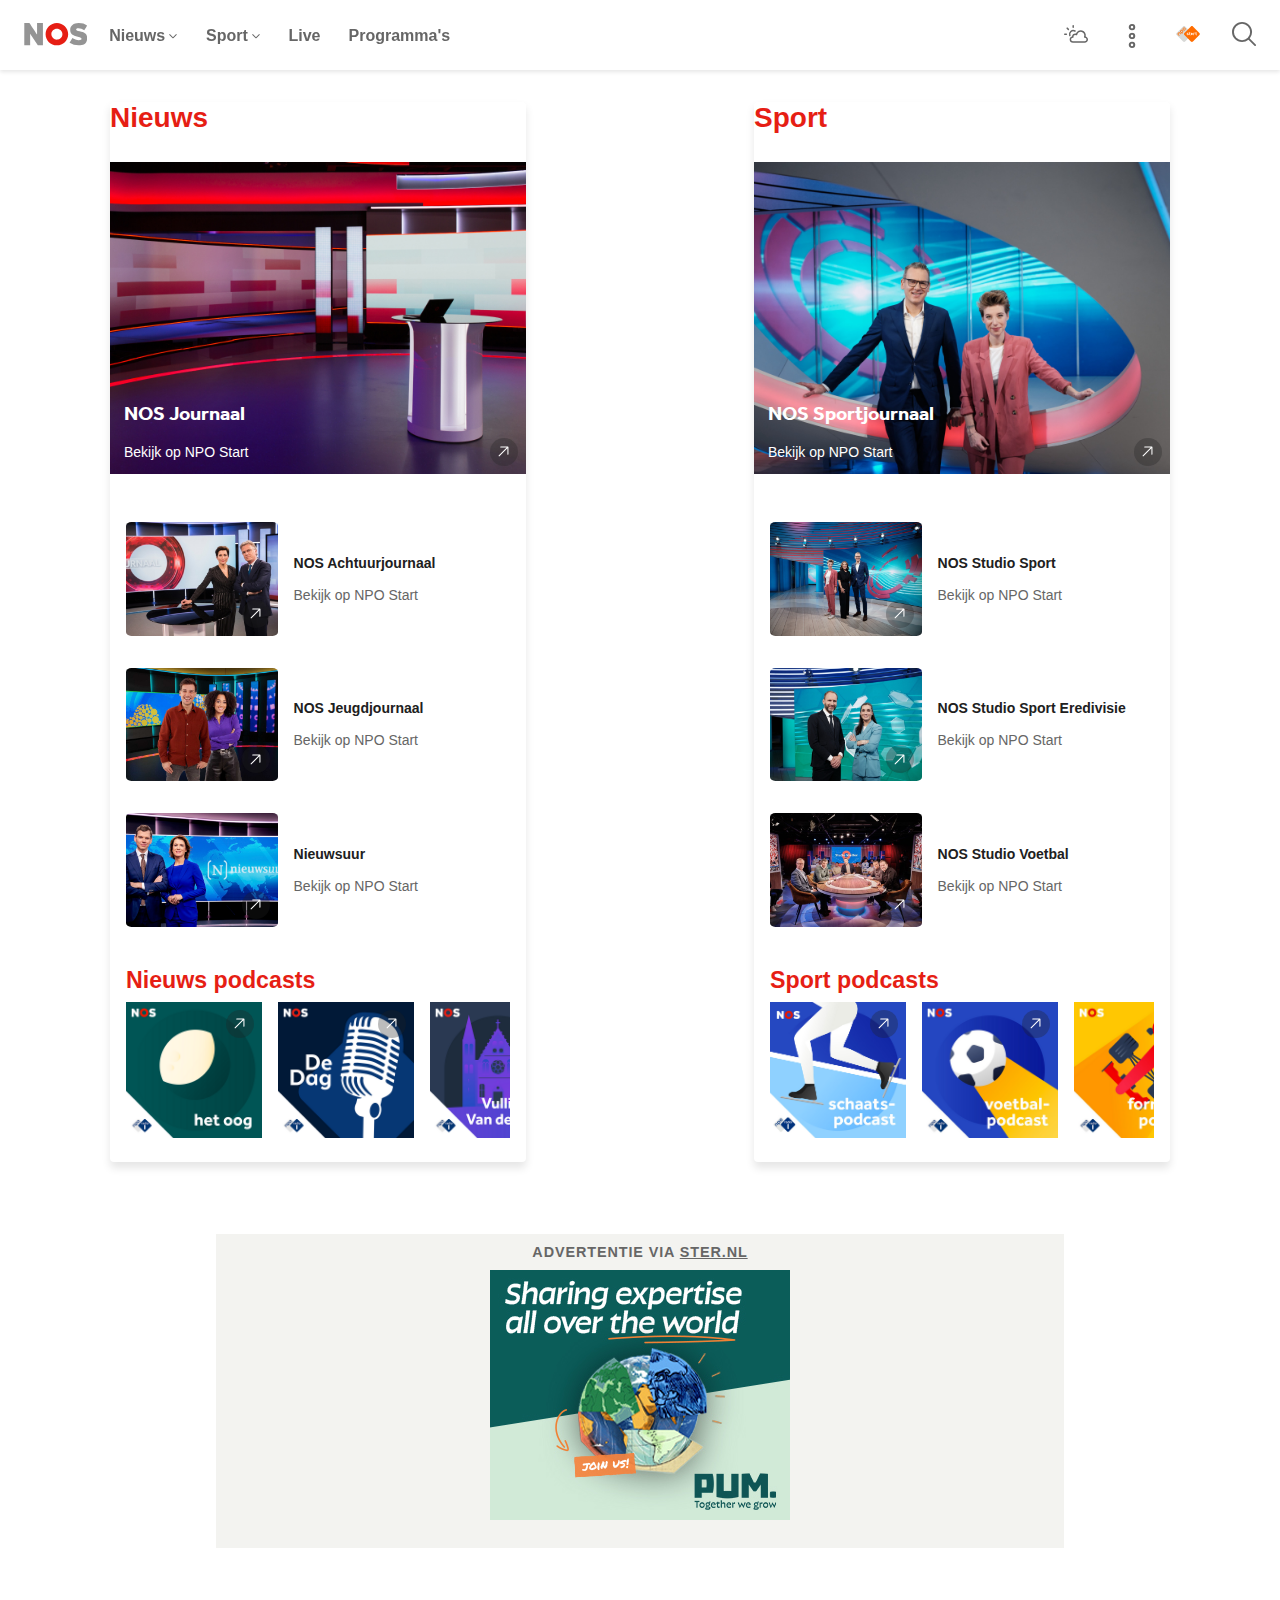
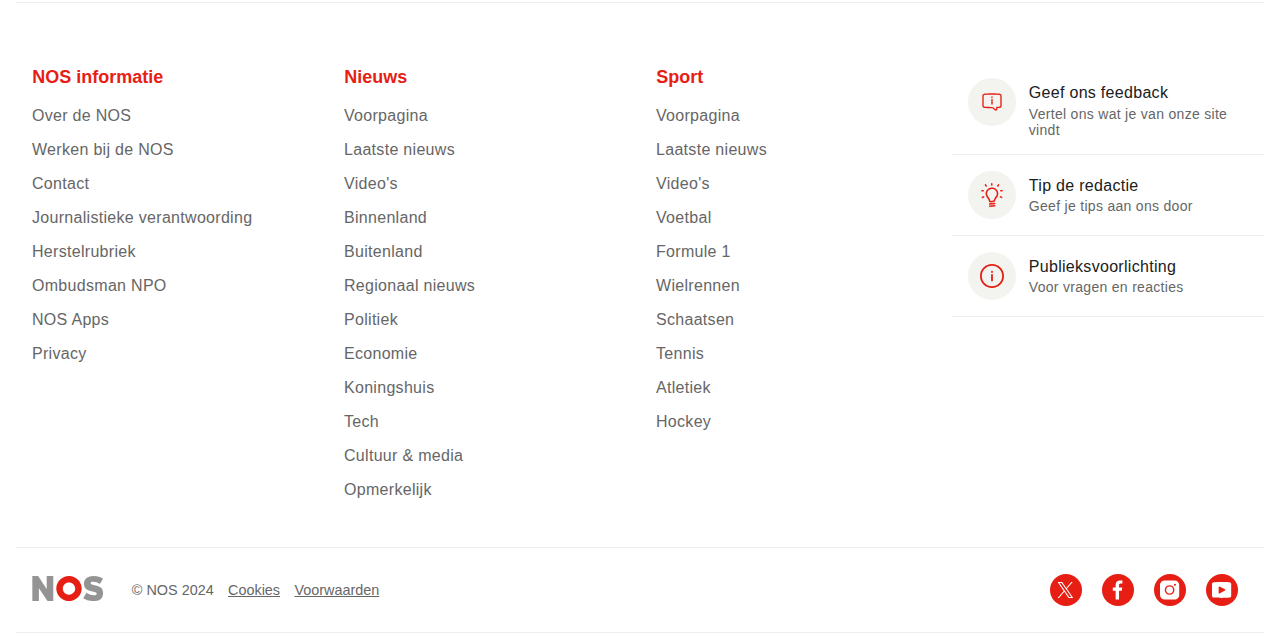
<file: programmas.html>
<!DOCTYPE html>
<html lang="nl">
<head>
    <meta charset="UTF-8">
    <meta name="author" content="Joep van der List" >
    <meta name="viewport" content="width=device-width, initial-scale=1.0">
    <link rel="stylesheet" href="styles/style.css">
    <link rel="stylesheet" href="styles/style_pagina2.css">
    <script src="scripts/script.js" defer></script>
    <title>NOS Programma's</title>
    <link href="https://static.nos.nl/img/favicon/favicon.ico" rel="shortcut icon">
</head>
<body>
    <header>
        <a href="#main" class="skip">Skip naar main content</a>
        <!-- Bron van "skiplink" https://www.w3schools.com/accessibility/accessibility_skip_links.php -->
        <h1 class="visually-hidden">NOS</h1>
        <nav>
            <ul>
                <li>
                    <svg xmlns="http://www.w3.org/2000/svg" viewBox="0 0 79 28" aria-hidden="true"><g fill="none" fill-rule="evenodd"><path fill="currentColor" d="M78.94 18.93c0-5.31-2.57-6.91-9.32-8.54-3.46-.8-4.41-1.27-4.41-2.28 0-.96.53-1.66 2.76-1.66 2.72 0 5.1.93 7.48 2.55 0 0 3.15-5.01 3.49-5.87C76.2 1.12 72.92 0 68.35 0c-6.48 0-10.58 3.44-10.58 8.54 0 5.4 3.1 7.19 9.58 8.7 3.6.84 4.57 1.46 4.57 2.47 0 1.27-.85 1.74-3.5 1.74-2.49 0-5.9-1.36-7.85-2.71l-3.6 5.87a21.3 21.3 0 0 0 11.3 3.29c6.45 0 10.67-2.33 10.67-8.73"></path><path fill="#E61E14" d="M27 13.95C27 6.25 33.32 0 41.12 0s14.13 6.25 14.13 13.95S48.92 27.9 41.12 27.9 27 21.65 27 13.95m7.2 0c0-3.78 3.1-6.84 6.92-6.84 3.83 0 6.93 3.06 6.93 6.84s-3.1 6.84-6.93 6.84a6.89 6.89 0 0 1-6.93-6.84"></path><path fill="currentColor" d="M23.67 27.9V0h-7.33v14.35S6.88 0 6.82 0H.36v27.9h7.32V13.55l9.63 14.35z"></path></g></svg>
                </li>
                <li>
                    <button>Nieuws <svg xmlns="http://www.w3.org/2000/svg" viewBox="0 0 9 6" aria-hidden="true" class="sc-9d1a94f4-7 gypnLR"><path fill="currentColor" d="M4.179 4.865a.45.45 0 0 0 .606.034l.037-.034 3.045-3.08a.464.464 0 0 0 0-.65.45.45 0 0 0-.606-.034l-.037.034L4.5 3.89 1.776 1.135A.45.45 0 0 0 1.17 1.1l-.037.034a.464.464 0 0 0-.033.613l.033.037z"></path></svg></button>
                </li>
                <li>
                    <button>Sport<svg xmlns="http://www.w3.org/2000/svg" viewBox="0 0 9 6" aria-hidden="true" class="sc-9d1a94f4-7 gypnLR"><path fill="currentColor" d="M4.179 4.865a.45.45 0 0 0 .606.034l.037-.034 3.045-3.08a.464.464 0 0 0 0-.65.45.45 0 0 0-.606-.034l-.037.034L4.5 3.89 1.776 1.135A.45.45 0 0 0 1.17 1.1l-.037.034a.464.464 0 0 0-.033.613l.033.037z"></path></svg></button>
                </li>
                <li>
                    <button>Live</button>
                </li>
                <li>
                    <button>Programma's</button>
                </li>
            </ul>

            <ul>
                <li>
                    <svg xmlns="http://www.w3.org/2000/svg" viewBox="0 0 24 18" aria-hidden="true" class="sc-84663880-8 kwGkRw"><path fill="currentColor" d="M24 14.52c0 1.8-1.45 3.25-3.25 3.25-.57 0-2 0-5.94.03l-5.95.04A3.25 3.25 0 0 1 8 11.47a3.25 3.25 0 0 1 4-2.93 5.07 5.07 0 0 1 9.7 2.87c1.33.4 2.3 1.65 2.3 3.11m-3.28-1.74a.75.75 0 0 1-.7-1.04 3.57 3.57 0 1 0-6.8-2.05c-.1.5-.67.76-1.11.5a1.7 1.7 0 0 0-.88-.24 1.75 1.75 0 0 0-1.72 2.03.75.75 0 0 1-.7.87 1.74 1.74 0 0 0 .05 3.49l5.94-.04 5.95-.03a1.75 1.75 0 0 0 .03-3.5h-.06zm-9.4-7.41a.75.75 0 1 1-.72 1.31 2.86 2.86 0 0 0-4.07 3.5.75.75 0 1 1-1.41.5 4.37 4.37 0 0 1 6.2-5.31m-1.38-3a.75.75 0 1 1-1.5 0V.75a.75.75 0 0 1 1.5 0zM.75 9.94a.75.75 0 0 1 0-1.5h1.62a.75.75 0 1 1 0 1.5zm1.94-6.19A.75.75 0 1 1 3.75 2.7L4.9 3.84a.75.75 0 0 1-1.07 1.05L2.7 3.75z"></path></svg>
                </li>
                <li>
                    <button><svg xmlns="http://www.w3.org/2000/svg" viewBox="0 0 24 24" aria-hidden="true" class="sc-9d1a94f4-6 clptQJ"><path fill="currentColor" d="M3.13 8.87a3.13 3.13 0 1 1 0 6.26 3.13 3.13 0 0 1 0-6.26m8.87 0a3.13 3.13 0 1 1 0 6.26 3.13 3.13 0 0 1 0-6.26m8.87 0a3.13 3.13 0 1 1 0 6.26 3.13 3.13 0 0 1 0-6.26m-17.74 1.8a1.33 1.33 0 1 0 0 2.66 1.33 1.33 0 0 0 0-2.66m8.87 0a1.33 1.33 0 1 0 0 2.66 1.33 1.33 0 0 0 0-2.66m8.87 0a1.33 1.33 0 1 0 0 2.66 1.33 1.33 0 0 0 0-2.66"></path></svg></button>
                </li>
                <li>
                    <svg xmlns="http://www.w3.org/2000/svg" width="72" height="48" viewBox="0 0 72 48" aria-hidden="true" class="sc-84663880-10 bknfGk"><g fill="none" fill-rule="evenodd"><path fill="#D7D8D6" d="m46.65 27.04-19.3 19.29c-1.94 1.94-4.16 1.94-6.1 0l-19.3-19.3c-1.94-1.93-1.94-4.16 0-6.1l19.3-19.29c1.94-1.94 4.16-1.94 6.1 0l19.3 19.29c1.94 1.94 1.94 4.17 0 6.1z"></path><path fill="#FF6D00" d="m19.18 15.49-1.41-1.41c-.59-.58-1.13-.57-1.8.09l-1.22 1.23c-.66.66-.67 1.2-.1 1.79l1.42 1.4c.58.6 1.13.58 1.79-.08l1.23-1.23c.65-.65.67-1.2.09-1.79M20.72 14c1.45 1.46 1.48 3.2-.15 4.83l-1.24 1.24c-.43.42-.79.65-1.08.71l1.08 1.08c.54.54.47 1.14.05 1.56-.42.41-1.03.5-1.57-.05l-4.7-4.69c-1.45-1.46-1.47-3.2.16-4.83l1.16-1.16c1.63-1.63 3.37-1.6 4.82-.15zm5.8-5.84L25.1 6.75c-.6-.59-1.14-.57-1.8.09l-1.23 1.23c-.65.65-.67 1.2-.08 1.78l1.4 1.41c.59.59 1.14.57 1.8-.08l1.22-1.24c.66-.65.68-1.2.1-1.78zm1.53-1.5c1.46 1.46 1.48 3.2-.15 4.84l-1.16 1.16c-1.63 1.63-3.37 1.6-4.82.14l-1.47-1.46c-1.45-1.45-1.48-3.2.16-4.82l1.16-1.16c1.62-1.63 3.37-1.6 4.82-.15l1.47 1.46zM14.9 23.13c.54.54.46 1.15.04 1.57-.41.41-1.02.48-1.56-.06l-3.08-3.08c-.58-.59-1.14-.57-1.79.09l-1.23 1.23c-.66.66-.67 1.2-.1 1.79l3.09 3.08c.54.54.47 1.15.06 1.57-.42.4-1.03.49-1.57-.05l-3.11-3.11c-1.45-1.46-1.48-3.2.15-4.83l1.16-1.16c1.63-1.63 3.38-1.6 4.83-.15l3.1 3.1zm10.5-2.2c-1.94 1.95-1.94 4.18 0 6.12l19.3 19.29c1.94 1.94 4.16 1.94 6.1 0l19.3-19.3c1.94-1.93 1.94-4.16 0-6.1L50.8 1.64c-1.94-1.94-4.16-1.94-6.1 0z"></path><path fill="#FFFFFE" d="M35.23 23.03c-.91-.21-1.2-.3-1.2-.7 0-.54.77-.62 1.23-.62.42 0 .94.1 1.4.26.12.04.24.08.36.08.33 0 .48-.25.58-.5l.08-.17a1 1 0 0 0 .07-.34c0-.27-.17-.5-.47-.6a5.8 5.8 0 0 0-1.98-.33c-2 0-3.14.85-3.14 2.33 0 1.64 1.36 1.94 2.8 2.26H35c.8.19 1.19.3 1.19.73 0 .16 0 .64-1.33.64-.53 0-1.08-.1-1.69-.32a1.1 1.1 0 0 0-.35-.07c-.33 0-.48.25-.58.5l-.1.2a1 1 0 0 0-.07.34c0 .27.18.49.47.6.6.23 1.38.35 2.3.35 2.08 0 3.22-.83 3.22-2.34 0-1.64-1.37-1.96-2.82-2.3zm15.86.33-4.78-3a.6.6 0 0 0-.92.51v6c0 .47.52.76.92.5l4.78-2.99a.6.6 0 0 0 0-1.02m-6.97 3.05c-.07-.3-.23-.44-.5-.44-.07 0-.2.01-.29.03-.14.02-.26.02-.36.02-.73 0-1.18-.22-1.18-1.36v-2.78h1.63c.49 0 .71-.23.71-.72v-.2c0-.48-.22-.71-.71-.71h-1.64V19.2c0-.49-.22-.72-.71-.72h-.45c-.5 0-.72.23-.72.72v1.05h-.41c-.5 0-.72.23-.72.72v.2c0 .48.23.71.72.71h.41v2.95c0 1.91.92 2.84 2.82 2.84.36 0 .7-.05.95-.1.36-.06.55-.27.55-.59l-.04-.3zm18.95.27-.05-.27c-.07-.3-.23-.44-.51-.44-.06 0-.2.01-.28.03l-.36.03c-.73 0-1.19-.23-1.19-1.37v-2.78h1.64c.49 0 .71-.23.71-.72v-.2c0-.48-.22-.71-.71-.71h-1.64V19.2c0-.49-.22-.71-.72-.71h-.44c-.5 0-.72.22-.72.71v1.05h-.42c-.49 0-.72.23-.72.72v.2c0 .48.23.71.72.71h.42v2.95c0 1.91.92 2.84 2.81 2.84.37 0 .7-.05.96-.1.35-.06.55-.27.55-.59 0-.07-.02-.18-.05-.3m-6.2-5.88-.04.28-.02.14c-.1.41-.22.65-.64.65l-.32-.02a4.5 4.5 0 0 0-1.64.08v4.88c0 .5-.23.72-.72.72h-.45c-.49 0-.72-.23-.72-.72V21.3c0-.47.21-.75.67-.87a8.5 8.5 0 0 1 3.25-.25c.4.04.62.27.62.63z"></path></g></svg>
                </li>
                <li>
                    <svg xmlns="http://www.w3.org/2000/svg" viewBox="0 0 24 24" aria-hidden="true" class="sc-9d1a94f4-5 hIPBis"><path fill="currentColor" fill-rule="nonzero" d="M10.04 0c5.545 0 10.04 4.495 10.04 10.04a10 10 0 0 1-2.333 6.435l5.99 5.992a.9.9 0 0 1-1.205 1.334l-.068-.061-5.992-5.99a10 10 0 0 1-6.432 2.33C4.495 20.08 0 15.585 0 10.04S4.495 0 10.04 0m0 1.8a8.241 8.241 0 0 0 0 16.48 8.241 8.241 0 0 0 0-16.48"></path></svg>
                </li>
            </ul>

             <ul>
                <li>
                    <a href="index.html">Voorpagina</a> 
                </li>
                <li>
                    <a href="#">Laatste nieuws</a> 
                </li>
                <li>
                    <a href="#">Video's</a>
                </li>
                <li>
                    <a href="#">Binnenland</a>
                </li>
                <li>
                    <a href="#">Buitenland</a>
                </li>
                <li>
                    <a href="#">Regionaal nieuws</a>
                </li>
                <li>
                    <a href="#">Politiek</a> 
                </li>
                <li>
                    <a href="#">Economie</a>
                </li>
                <li>
                    <a href="#">Koningshuis</a>
                </li>
                <li>
                    <a href="#">Tech</a>
                </li>
                <li>
                    <a href="#">Cultuur & media</a>
                </li>
                <li>
                    <a href="#">Opmerkelijk</a>
                </li>
            </ul>
            <ul>
                <li>
                    <a href="#">Voorpagina</a> 
                </li>
                <li>
                    <a href="#">Laatste nieuws</a> 
                </li>
                <li>
                    <a href="#">Video's</a>
                </li>
                <li>
                    <a href="#">Voetbal</a>
                </li>
                <li>
                    <a href="#">Formule 1</a>
                </li>
                <li>
                    <a href="#">Wielrennen</a>
                </li>
                <li>
                    <a href="#">Schaatsen</a> 
                </li>
                <li>
                    <a href="#">Tennis</a>
                </li>
                <li>
                    <a href="#">Atletiek</a>
                </li>
                <li>
                    <a href="#">Hockey</a>
                </li>
            </ul>
            <ul>
                <li>
                    <a href="#">Live</a>
                </li>
                <li>
                    <a href="#">Programma's</a>
                </li>
                <li>
                    <a href="#">Weer</a>
                </li>
            </ul>
        </nav>
    </header>

    <main id="main">
        <h1 class="visually-hidden">Programma's NOS</h1>

        <section>

            <h2>Nieuws</h2>
            
            <section>
                <a href="#">
                    <h3>NOS Journaal</h3>
                    <p>Bekijk op NPO Start</p>
                    <img src="images/nos_journaal.jpg" alt="Het NOS Achtuurjournaal">
                    <div>
                        <svg xmlns="http://www.w3.org/2000/svg" viewBox="0 0 24 24" class="sc-ef07328e-0 jvvenL"><path fill="currentColor" d="m5.82 1.16 15.44.04c.61.02 1.13.54 1.15 1.16l.04 15.51c.02.62-.47 1.11-1.09 1.1a1.21 1.21 0 0 1-1.16-1.17V5.05L3.14 22.1c-.42.42-1.13.4-1.59-.05-.45-.45-.47-1.16-.05-1.59L18.57 3.41H5.89a1.21 1.21 0 0 1-1.16-1.16c-.02-.62.47-1.1 1.1-1.09z"></path></svg>
                    </div>
                        <!-- Div element komt van de NOS website zelf af en is gebruikt voor de cirkel vorm achter de svg -->
                </a>
            </section>
        
            <section>
                <ul>
                    <li>
                        <a href="#">
                            <h3>NOS Achtuurjournaal</h3>
                            <p>Bekijk op NPO Start</p>
                            <img src="images/nos_achtuurjournaal.jpg" alt="Het NOS Achtuurjournaal">
                            <div>
                                <svg xmlns="http://www.w3.org/2000/svg" viewBox="0 0 24 24" class="sc-ef07328e-0 jvvenL"><path fill="currentColor" d="m5.82 1.16 15.44.04c.61.02 1.13.54 1.15 1.16l.04 15.51c.02.62-.47 1.11-1.09 1.1a1.21 1.21 0 0 1-1.16-1.17V5.05L3.14 22.1c-.42.42-1.13.4-1.59-.05-.45-.45-.47-1.16-.05-1.59L18.57 3.41H5.89a1.21 1.21 0 0 1-1.16-1.16c-.02-.62.47-1.1 1.1-1.09z"></path></svg>
                            </div>
                        </a>
                    </li>
                    <li>
                        <a href="#">
                            <h3>NOS Jeugdjournaal</h3>
                            <p>Bekijk op NPO Start</p>
                            <img src="images/nos_jeugdjournaal.jpg" alt="Het NOS Jeugdjournaal">
                            <div>
                                <svg xmlns="http://www.w3.org/2000/svg" viewBox="0 0 24 24" class="sc-ef07328e-0 jvvenL"><path fill="currentColor" d="m5.82 1.16 15.44.04c.61.02 1.13.54 1.15 1.16l.04 15.51c.02.62-.47 1.11-1.09 1.1a1.21 1.21 0 0 1-1.16-1.17V5.05L3.14 22.1c-.42.42-1.13.4-1.59-.05-.45-.45-.47-1.16-.05-1.59L18.57 3.41H5.89a1.21 1.21 0 0 1-1.16-1.16c-.02-.62.47-1.1 1.1-1.09z"></path></svg>
                            </div>
                        </a>
                    </li>
                    <li>
                        <a href="#">
                            <h3>Nieuwsuur</h3>
                            <p>Bekijk op NPO Start</p>
                            <img src="images/nos_nieuwsuur.jpg" alt="Nieuwsuur">
                            <div>
                                <svg xmlns="http://www.w3.org/2000/svg" viewBox="0 0 24 24" class="sc-ef07328e-0 jvvenL"><path fill="currentColor" d="m5.82 1.16 15.44.04c.61.02 1.13.54 1.15 1.16l.04 15.51c.02.62-.47 1.11-1.09 1.1a1.21 1.21 0 0 1-1.16-1.17V5.05L3.14 22.1c-.42.42-1.13.4-1.59-.05-.45-.45-.47-1.16-.05-1.59L18.57 3.41H5.89a1.21 1.21 0 0 1-1.16-1.16c-.02-.62.47-1.1 1.1-1.09z"></path></svg>
                            </div>
                        </a>
                    </li>
                </ul>
            </section>


            <section>
                <h2>Nieuws podcasts</h2>
                <ul>
                    <li>
                        <a href="#">
                            <img src="images/podcast1_nos.png" alt="Het Oog podcast cover image">
                            <div>
                                <svg xmlns="http://www.w3.org/2000/svg" viewBox="0 0 24 24" class="sc-ef07328e-0 jvvenL"><path fill="currentColor" d="m5.82 1.16 15.44.04c.61.02 1.13.54 1.15 1.16l.04 15.51c.02.62-.47 1.11-1.09 1.1a1.21 1.21 0 0 1-1.16-1.17V5.05L3.14 22.1c-.42.42-1.13.4-1.59-.05-.45-.45-.47-1.16-.05-1.59L18.57 3.41H5.89a1.21 1.21 0 0 1-1.16-1.16c-.02-.62.47-1.1 1.1-1.09z"></path></svg>
                            </div>
                        </a>
                    </li>
                    <li>
                        <a href="#">
                            <img src="images/podcast2_nos.png" alt="De Dag podcast cover image">
                            <div>
                                <svg xmlns="http://www.w3.org/2000/svg" viewBox="0 0 24 24" class="sc-ef07328e-0 jvvenL"><path fill="currentColor" d="m5.82 1.16 15.44.04c.61.02 1.13.54 1.15 1.16l.04 15.51c.02.62-.47 1.11-1.09 1.1a1.21 1.21 0 0 1-1.16-1.17V5.05L3.14 22.1c-.42.42-1.13.4-1.59-.05-.45-.45-.47-1.16-.05-1.59L18.57 3.41H5.89a1.21 1.21 0 0 1-1.16-1.16c-.02-.62.47-1.1 1.1-1.09z"></path></svg>
                            </div>
                        </a>
                    </li>
                    <li>
                        <a href="#">
                            <img src="images/podcast3_nos.png" alt="Vullings En Van Der Wulp podcast cover image">
                            <div>
                                <svg xmlns="http://www.w3.org/2000/svg" viewBox="0 0 24 24" class="sc-ef07328e-0 jvvenL"><path fill="currentColor" d="m5.82 1.16 15.44.04c.61.02 1.13.54 1.15 1.16l.04 15.51c.02.62-.47 1.11-1.09 1.1a1.21 1.21 0 0 1-1.16-1.17V5.05L3.14 22.1c-.42.42-1.13.4-1.59-.05-.45-.45-.47-1.16-.05-1.59L18.57 3.41H5.89a1.21 1.21 0 0 1-1.16-1.16c-.02-.62.47-1.1 1.1-1.09z"></path></svg>
                            </div>
                        </a> 
                    </li>
                    <li>
                        <a href="#">
                            <img src="images/podcast4_nos.png" alt="Lang Verhaal Kort podcast cover image">
                            <div>
                                <svg xmlns="http://www.w3.org/2000/svg" viewBox="0 0 24 24" class="sc-ef07328e-0 jvvenL"><path fill="currentColor" d="m5.82 1.16 15.44.04c.61.02 1.13.54 1.15 1.16l.04 15.51c.02.62-.47 1.11-1.09 1.1a1.21 1.21 0 0 1-1.16-1.17V5.05L3.14 22.1c-.42.42-1.13.4-1.59-.05-.45-.45-.47-1.16-.05-1.59L18.57 3.41H5.89a1.21 1.21 0 0 1-1.16-1.16c-.02-.62.47-1.1 1.1-1.09z"></path></svg>
                            </div>
                        </a>
                    </li>
                    <li>
                        <a href="#">
                            <img src="images/podcast5_nos.png" alt="Kennis En Co podcast cover image">
                            <div>
                                <svg xmlns="http://www.w3.org/2000/svg" viewBox="0 0 24 24" class="sc-ef07328e-0 jvvenL"><path fill="currentColor" d="m5.82 1.16 15.44.04c.61.02 1.13.54 1.15 1.16l.04 15.51c.02.62-.47 1.11-1.09 1.1a1.21 1.21 0 0 1-1.16-1.17V5.05L3.14 22.1c-.42.42-1.13.4-1.59-.05-.45-.45-.47-1.16-.05-1.59L18.57 3.41H5.89a1.21 1.21 0 0 1-1.16-1.16c-.02-.62.47-1.1 1.1-1.09z"></path></svg>
                            </div>
                        </a>
                    </li>
                    <li>
                        <a href="#">
                            <img src="images/podcast6_nos.png" alt="Het China Van Xi podcast cover image">
                            <div>
                                <svg xmlns="http://www.w3.org/2000/svg" viewBox="0 0 24 24" class="sc-ef07328e-0 jvvenL"><path fill="currentColor" d="m5.82 1.16 15.44.04c.61.02 1.13.54 1.15 1.16l.04 15.51c.02.62-.47 1.11-1.09 1.1a1.21 1.21 0 0 1-1.16-1.17V5.05L3.14 22.1c-.42.42-1.13.4-1.59-.05-.45-.45-.47-1.16-.05-1.59L18.57 3.41H5.89a1.21 1.21 0 0 1-1.16-1.16c-.02-.62.47-1.1 1.1-1.09z"></path></svg>
                            </div>
                        </a>
                    </li>
                </ul>
            </section>

        </section>


        <section>

            <h2>Sport</h2>

            <section>
                <a href="#">
                    <h3>NOS Sportjournaal</h3>
                    <p>Bekijk op NPO Start</p>
                    <img src="images/nos_sportjournaal.jpg" alt="Het NOS Sportjournaal">
                    <div>
                        <svg xmlns="http://www.w3.org/2000/svg" viewBox="0 0 24 24" class="sc-ef07328e-0 jvvenL"><path fill="currentColor" d="m5.82 1.16 15.44.04c.61.02 1.13.54 1.15 1.16l.04 15.51c.02.62-.47 1.11-1.09 1.1a1.21 1.21 0 0 1-1.16-1.17V5.05L3.14 22.1c-.42.42-1.13.4-1.59-.05-.45-.45-.47-1.16-.05-1.59L18.57 3.41H5.89a1.21 1.21 0 0 1-1.16-1.16c-.02-.62.47-1.1 1.1-1.09z"></path></svg>
                    </div>
                </a>
            </section>

            
            <section>
                <ul>
                    <li>
                        <a href="#">
                            <h3>NOS Studio Sport</h3>
                            <p>Bekijk op NPO Start</p>
                            <img src="images/nos_studio_sport.jpg" alt="NOS Studio Sport">
                            <div>
                                <svg xmlns="http://www.w3.org/2000/svg" viewBox="0 0 24 24" class="sc-ef07328e-0 jvvenL"><path fill="currentColor" d="m5.82 1.16 15.44.04c.61.02 1.13.54 1.15 1.16l.04 15.51c.02.62-.47 1.11-1.09 1.1a1.21 1.21 0 0 1-1.16-1.17V5.05L3.14 22.1c-.42.42-1.13.4-1.59-.05-.45-.45-.47-1.16-.05-1.59L18.57 3.41H5.89a1.21 1.21 0 0 1-1.16-1.16c-.02-.62.47-1.1 1.1-1.09z"></path></svg>
                            </div>
                        </a>
                    </li>
                    <li>
                        <a href="#">
                            <h3>NOS Studio Sport Eredivisie</h3>
                            <p>Bekijk op NPO Start</p>
                            <img src="images/nos_studio_sport_eredivisie.jpg" alt="NOS Studio Sport Eredivisie">
                            <div>
                                <svg xmlns="http://www.w3.org/2000/svg" viewBox="0 0 24 24" class="sc-ef07328e-0 jvvenL"><path fill="currentColor" d="m5.82 1.16 15.44.04c.61.02 1.13.54 1.15 1.16l.04 15.51c.02.62-.47 1.11-1.09 1.1a1.21 1.21 0 0 1-1.16-1.17V5.05L3.14 22.1c-.42.42-1.13.4-1.59-.05-.45-.45-.47-1.16-.05-1.59L18.57 3.41H5.89a1.21 1.21 0 0 1-1.16-1.16c-.02-.62.47-1.1 1.1-1.09z"></path></svg>
                            </div>
                        </a>
                    </li>
                    <li>
                        <a href="#">
                            <h3>NOS Studio Voetbal</h3>
                            <p>Bekijk op NPO Start</p>
                            <img src="images/nos_studio_voetbal.jpg" alt="NOS Studio Voetbal">
                            <div>
                                <svg xmlns="http://www.w3.org/2000/svg" viewBox="0 0 24 24" class="sc-ef07328e-0 jvvenL"><path fill="currentColor" d="m5.82 1.16 15.44.04c.61.02 1.13.54 1.15 1.16l.04 15.51c.02.62-.47 1.11-1.09 1.1a1.21 1.21 0 0 1-1.16-1.17V5.05L3.14 22.1c-.42.42-1.13.4-1.59-.05-.45-.45-.47-1.16-.05-1.59L18.57 3.41H5.89a1.21 1.21 0 0 1-1.16-1.16c-.02-.62.47-1.1 1.1-1.09z"></path></svg>
                            </div>
                        </a>
                    </li>
                </ul>
            </section>


            <section>
                <h2>Sport podcasts</h2>
                <ul>
                    <li>
                        <a href="#">
                            <img src="images/podcast7_nos.jpg" alt="Schaats Podcast podcast cover image">
                            <div>
                                <svg xmlns="http://www.w3.org/2000/svg" viewBox="0 0 24 24" class="sc-ef07328e-0 jvvenL"><path fill="currentColor" d="m5.82 1.16 15.44.04c.61.02 1.13.54 1.15 1.16l.04 15.51c.02.62-.47 1.11-1.09 1.1a1.21 1.21 0 0 1-1.16-1.17V5.05L3.14 22.1c-.42.42-1.13.4-1.59-.05-.45-.45-.47-1.16-.05-1.59L18.57 3.41H5.89a1.21 1.21 0 0 1-1.16-1.16c-.02-.62.47-1.1 1.1-1.09z"></path></svg>
                            </div>
                        </a>
                    </li>
                    <li>
                        <a href="#">
                            <img src="images/podcast8_nos.png" alt="Voetbalpodcast podcast cover image">
                            <div>
                                <svg xmlns="http://www.w3.org/2000/svg" viewBox="0 0 24 24" class="sc-ef07328e-0 jvvenL"><path fill="currentColor" d="m5.82 1.16 15.44.04c.61.02 1.13.54 1.15 1.16l.04 15.51c.02.62-.47 1.11-1.09 1.1a1.21 1.21 0 0 1-1.16-1.17V5.05L3.14 22.1c-.42.42-1.13.4-1.59-.05-.45-.45-.47-1.16-.05-1.59L18.57 3.41H5.89a1.21 1.21 0 0 1-1.16-1.16c-.02-.62.47-1.1 1.1-1.09z"></path></svg>
                            </div>
                        </a>
                    </li>
                    <li>
                        <a href="#">
                            <img src="images/podcast9_nos.png" alt="Formule 1 podcast cover image">
                            <div>
                                <svg xmlns="http://www.w3.org/2000/svg" viewBox="0 0 24 24" class="sc-ef07328e-0 jvvenL"><path fill="currentColor" d="m5.82 1.16 15.44.04c.61.02 1.13.54 1.15 1.16l.04 15.51c.02.62-.47 1.11-1.09 1.1a1.21 1.21 0 0 1-1.16-1.17V5.05L3.14 22.1c-.42.42-1.13.4-1.59-.05-.45-.45-.47-1.16-.05-1.59L18.57 3.41H5.89a1.21 1.21 0 0 1-1.16-1.16c-.02-.62.47-1.1 1.1-1.09z"></path></svg>
                            </div>
                        </a>
                    </li>
                    <li>
                        <a href="#">
                            <img src="images/podcast10_nos.jpg" alt="De Wielerredactie podcast cover image">
                            <div>
                                <svg xmlns="http://www.w3.org/2000/svg" viewBox="0 0 24 24" class="sc-ef07328e-0 jvvenL"><path fill="currentColor" d="m5.82 1.16 15.44.04c.61.02 1.13.54 1.15 1.16l.04 15.51c.02.62-.47 1.11-1.09 1.1a1.21 1.21 0 0 1-1.16-1.17V5.05L3.14 22.1c-.42.42-1.13.4-1.59-.05-.45-.45-.47-1.16-.05-1.59L18.57 3.41H5.89a1.21 1.21 0 0 1-1.16-1.16c-.02-.62.47-1.1 1.1-1.09z"></path></svg>
                            </div>
                        </a>
                    </li>
                    <li>
                        <a href="#">
                            <img src="images/podcast11_nos.png" alt="Langs De Lijn podcast cover image">
                            <div>
                                <svg xmlns="http://www.w3.org/2000/svg" viewBox="0 0 24 24" class="sc-ef07328e-0 jvvenL"><path fill="currentColor" d="m5.82 1.16 15.44.04c.61.02 1.13.54 1.15 1.16l.04 15.51c.02.62-.47 1.11-1.09 1.1a1.21 1.21 0 0 1-1.16-1.17V5.05L3.14 22.1c-.42.42-1.13.4-1.59-.05-.45-.45-.47-1.16-.05-1.59L18.57 3.41H5.89a1.21 1.21 0 0 1-1.16-1.16c-.02-.62.47-1.1 1.1-1.09z"></path></svg>
                            </div>
                        </a>
                    </li>
                    <li>
                        <a href="#">
                            <img src="images/podcast12_nos.png" alt="Gefixt podcast cover image">
                            <div>
                                <svg xmlns="http://www.w3.org/2000/svg" viewBox="0 0 24 24" class="sc-ef07328e-0 jvvenL"><path fill="currentColor" d="m5.82 1.16 15.44.04c.61.02 1.13.54 1.15 1.16l.04 15.51c.02.62-.47 1.11-1.09 1.1a1.21 1.21 0 0 1-1.16-1.17V5.05L3.14 22.1c-.42.42-1.13.4-1.59-.05-.45-.45-.47-1.16-.05-1.59L18.57 3.41H5.89a1.21 1.21 0 0 1-1.16-1.16c-.02-.62.47-1.1 1.1-1.09z"></path></svg>
                            </div>
                        </a>
                    </li>
                </ul>
            </section>

        </section>

        <!-- Extra section zodat hij niet de verkeerde stijling geeft (had ook met class gekunt) -->
        <section>
            <section>
                <ul>
                    <li>
                        <h2>Advertentie via <a href="https://ster.nl">STER.NL</a></h2>
                    </li>
                    <li>
                        <img src="images/reclame_nos.jpg" alt="Reclame van PUM">
                    </li>
                </ul>
            </section>
        </section>
    </main>


    <footer>
        <!-- Feedback en extra info EN Nos informatie -->
        <section>
            <ul>
                <li>
                    <h2> Vertel ons wat je van onze site vindt</h2>
                    <div>
                        <svg xmlns="http://www.w3.org/2000/svg" width="20" height="18" fill="none"><path fill="currentColor" fill-rule="evenodd" d="m9.534.329 1.484-.003.854.005 1.183.019 1.066.03.649.026.598.03.551.034.673.054.35.034.412.049.282.044.08.004c1.03.07 1.875.83 1.953 1.813l.006.15v10.339c0 1.084-.928 1.937-2.054 1.967l-.17.026-.496.057-.519.046-.42.031-.504.031-.012.31-.003.37.001.207c.02 1.486-1.825 2.22-2.901 1.2l-.452-.424-.42-.384-.386-.34-.347-.294-.14-.114-.248-.192a4 4 0 0 0-.206-.144l-.066-.043-.018-.015-.002-.007-.812.002-.94-.006-.884-.012-.832-.018-1.147-.038-.7-.031-.65-.037-.56-.039-.668-.056-.371-.04-.37-.047-.094-.004c-1.03-.07-1.875-.83-1.953-1.813l-.006-.15V2.618c0-1.034.848-1.867 1.947-1.96l.072-.003.18-.034.237-.033.303-.034.374-.033.658-.047.768-.04.88-.036L6.74.37 8.254.34l1.28-.012Zm1.909 1.349-1.45-.002q-.228 0-.45.003l-1.266.012-1.496.027-1.283.039-1.078.05-.465.028-.582.046-.44.046-.116.015L2.47 2l-.11.004c-.4.034-.684.313-.684.614v10.34c0 .324.327.618.765.618l.113.01.244.032.455.05.638.053.855.056.662.034.713.028 1.169.033.845.015.9.01.998.001.06-.008.25-.006c.296-.004.662.173 1.17.556l.265.208.291.243.319.278.347.315.791.739c.23.218.627.06.623-.203a19 19 0 0 1 0-.443l.01-.384a7 7 0 0 1 .02-.322c.07-.753.159-1.045.787-1.076l.658-.037.3-.02.57-.043.436-.04.311-.037.193-.03.127-.012c.438 0 .765-.294.765-.618V2.617c0-.324-.327-.617-.765-.617l-.142-.016-.05-.01-.23-.034-.362-.042-.502-.047-.714-.051-.86-.046-.634-.025-.685-.021-1.124-.022-.814-.008ZM10 5.839c.339 0 .62.25.668.575l.007.1V11a.675.675 0 0 1-1.343.1l-.007-.1V6.514c0-.373.302-.675.675-.675m.668-2.006a.675.675 0 0 0-1.343.1v.351l.007.1a.675.675 0 0 0 1.343-.1v-.351z" clip-rule="evenodd"></path></svg>
                    </div>
                    <!-- Div element komt van de NOS website zelf af en is gebruikt voor de cirkel vorm achter de svg -->
                    <a href="#">Geef ons feedback</a> 
                </li>
                <li>
                    <h2>Geef je tips aan ons door</h2>
                    <div>
                        <svg xmlns="http://www.w3.org/2000/svg" width="24" height="24"><path fill="currentColor" d="M5.627 9.796C6.009 7.02 8.38 4.801 11.279 4.51c3.807-.383 7.082 2.468 7.082 6.108 0 1.161-.341 2.277-1.017 3.307a19 19 0 0 0-1.164 1.669c-.266.43-.496.846-.677 1.235-.16.342-.278.656-.35.932a1.82 1.82 0 0 1-1.543 1.346l-2.693.345c-.915.116-1.79-.435-2.014-1.296a6 6 0 0 0-.16-.512c-.21-.59-.525-1.23-.916-1.89a18 18 0 0 0-1.246-1.828.7.7 0 0 1-.096-.153 5.92 5.92 0 0 1-.858-3.976zm2.623 3.79c.319.443.637.923.935 1.426.435.736.79 1.456 1.036 2.144q.116.324.197.634c.029.112.155.192.293.174l2.693-.345c.109-.013.201-.096.234-.223q.146-.555.44-1.181c.207-.446.464-.911.76-1.388a20 20 0 0 1 1.225-1.758c.48-.735.736-1.575.736-2.452 0-2.752-2.474-4.906-5.358-4.616-2.18.22-3.979 1.902-4.266 3.991-.15 1.1.1 2.166.693 3.077l.011.018c.091.116.218.285.371.498zm1.567 8.228c-.428.053-.82-.237-.875-.648-.055-.41.247-.787.674-.84l4.97-.617c.427-.053.819.237.874.648.055.41-.247.787-.674.84l-4.97.617zm0 2.18c-.428.053-.82-.237-.875-.648-.055-.41.247-.787.674-.84l4.97-.617c.427-.053.819.237.874.648.055.41-.247.787-.674.84l-4.97.617zm2.726-21.923c0 .414-.35.75-.78.75-.432 0-.782-.336-.782-.75V.75c0-.414.35-.75.781-.75s.781.336.781.75zm8.45 6.515c-.426.069-.829-.207-.9-.616-.072-.408.215-.795.64-.863l1.357-.219c.425-.068.828.207.9.616a.756.756 0 0 1-.642.864l-1.356.218zm-.981 5.879a.734.734 0 0 1-.286-1.025.8.8 0 0 1 1.066-.274l1.192.66a.734.734 0 0 1 .286 1.024.8.8 0 0 1-1.067.275zM18.483 3.382a.8.8 0 0 1-1.066.274.733.733 0 0 1-.286-1.024l.687-1.144a.8.8 0 0 1 1.067-.275.734.734 0 0 1 .286 1.025zM3.266 7.107c.426.068.713.455.641.863-.071.409-.474.685-.9.616l-1.355-.218a.754.754 0 0 1-.641-.864c.071-.409.474-.684.9-.616zm-.059 6.059a.8.8 0 0 1 1.067.274.734.734 0 0 1-.286 1.025l-1.191.66a.8.8 0 0 1-1.067-.275.734.734 0 0 1 .286-1.024zM6.87 2.632a.733.733 0 0 1-.286 1.024.8.8 0 0 1-1.066-.275L4.83 2.237a.734.734 0 0 1 .287-1.024.8.8 0 0 1 1.066.275z"></path></svg>
                    </div>
                    <a href="#">Tip de redactie</a> 
                </li>
                <li>
                    <h2>Voor vragen en reacties</h2>
                    <div>
                        <svg xmlns="http://www.w3.org/2000/svg" width="24" height="24" viewBox="0 0 24 24"><path fill="currentColor" d="M12 0c6.627 0 12 5.373 12 12s-5.373 12-12 12S0 18.627 0 12 5.373 0 12 0m0 1.801C6.367 1.801 1.801 6.367 1.801 12S6.367 22.199 12 22.199c5.632 0 10.199-4.567 10.199-10.199S17.632 1.801 12 1.801m0 8.178a.9.9 0 0 1 .9.9v5.513a.9.9 0 0 1-1.8 0V10.88a.9.9 0 0 1 .9-.901m0-3.272a.9.9 0 0 1 .9.9v.446a.9.9 0 0 1-1.8 0v-.446a.9.9 0 0 1 .9-.9"></path></svg>
                    </div>
                    <a href="#">Publieksvoorlichting</a> 
                </li>
            </ul>

            <h2>NOS informatie</h2>
            <ul>
                <li>
                    <a href="#">Over de NOS</a> 
                </li>
                <li>
                    <a href="#">Werken bij de NOS</a> 
                </li>
                <li>
                    <a href="#">Contact</a>
                </li>
                <li>
                    <a href="#">Journalistieke verantwoording</a>
                </li>
                <li>
                    <a href="#">Herstelrubriek</a>
                </li>
                <li>
                    <a href="#">Ombudsman NPO</a>
                </li>
                <li>
                    <a href="#">NOS Apps</a> 
                </li>
                <li>
                    <a href="#">Privacy</a>
                </li>
            </ul>


            <h2>Nieuws</h2>
            <ul>
                <li>
                    <a href="#">Voorpagina</a> 
                </li>
                <li>
                    <a href="#">Laatste nieuws</a> 
                </li>
                <li>
                    <a href="#">Video's</a>
                </li>
                <li>
                    <a href="#">Binnenland</a>
                </li>
                <li>
                    <a href="#">Buitenland</a>
                </li>
                <li>
                    <a href="#">Regionaal nieuws</a>
                </li>
                <li>
                    <a href="#">Politiek</a> 
                </li>
                <li>
                    <a href="#">Economie</a>
                </li>
                <li>
                    <a href="#">Koningshuis</a>
                </li>
                <li>
                    <a href="#">Tech</a>
                </li>
                <li>
                    <a href="#">Cultuur & media</a>
                </li>
                <li>
                    <a href="#">Opmerkelijk</a>
                </li>
            </ul>


            <h2>Sport</h2>
            <ul>
                <li>
                    <a href="#">Voorpagina</a> 
                </li>
                <li>
                    <a href="#">Laatste nieuws</a> 
                </li>
                <li>
                    <a href="#">Video's</a>
                </li>
                <li>
                    <a href="#">Voetbal</a>
                </li>
                <li>
                    <a href="#">Formule 1</a>
                </li>
                <li>
                    <a href="#">Wielrennen</a>
                </li>
                <li>
                    <a href="#">Schaatsen</a> 
                </li>
                <li>
                    <a href="#">Tennis</a>
                </li>
                <li>
                    <a href="#">Atletiek</a>
                </li>
                <li>
                    <a href="#">Hockey</a>
                </li>
            </ul>


        </section>


        <!-- Nos logo, social media en Copyright en cookies -->
        <section>
            <svg xmlns="http://www.w3.org/2000/svg" viewBox="0 0 79 28" aria-label="Link naar de homepage"><g fill="none" fill-rule="evenodd"><path fill="currentColor" d="M78.94 18.93c0-5.31-2.57-6.91-9.32-8.54-3.46-.8-4.41-1.27-4.41-2.28 0-.96.53-1.66 2.76-1.66 2.72 0 5.1.93 7.48 2.55 0 0 3.15-5.01 3.49-5.87C76.2 1.12 72.92 0 68.35 0c-6.48 0-10.58 3.44-10.58 8.54 0 5.4 3.1 7.19 9.58 8.7 3.6.84 4.57 1.46 4.57 2.47 0 1.27-.85 1.74-3.5 1.74-2.49 0-5.9-1.36-7.85-2.71l-3.6 5.87a21.3 21.3 0 0 0 11.3 3.29c6.45 0 10.67-2.33 10.67-8.73"></path><path fill="#E61E14" d="M27 13.95C27 6.25 33.32 0 41.12 0s14.13 6.25 14.13 13.95S48.92 27.9 41.12 27.9 27 21.65 27 13.95m7.2 0c0-3.78 3.1-6.84 6.92-6.84 3.83 0 6.93 3.06 6.93 6.84s-3.1 6.84-6.93 6.84a6.89 6.89 0 0 1-6.93-6.84"></path><path fill="currentColor" d="M23.67 27.9V0h-7.33v14.35S6.88 0 6.82 0H.36v27.9h7.32V13.55l9.63 14.35z"></path></g></svg>
    
            <ul>
                <li>
                    <a href="#"><svg xmlns="http://www.w3.org/2000/svg" width="24" height="24" viewBox="0 0 24 24"><path fill="currentColor" d="M13.647 10.469 20.932 2h-1.726L12.88 9.353 7.827 2H2l7.64 11.12L2 22h1.726l6.68-7.765L15.743 22h5.828zm-2.365 2.748-.774-1.107-6.16-8.81H7l4.971 7.11.774 1.107 6.462 9.242h-2.652z"></path></svg></a>
                </li>
                <li>
                    <a href="#"><svg xmlns="http://www.w3.org/2000/svg" width="24" height="24" viewBox="0 0 24 24"><path fill="currentColor" d="M6 13.053v-4.27h3.542V5.64q0-2.682 1.444-4.16Q12.431-.001 14.833 0 16.875 0 18 .173v3.808h-2.18q-1.195 0-1.612.519-.416.519-.416 1.558v2.726h4.07l-.543 4.269h-3.527V24h-4.25V13.053z"></path></svg></a>
                </li>
                <li>
                    <a href="#"><svg xmlns="http://www.w3.org/2000/svg" width="24" height="24" viewBox="0 0 24 24"><path fill="currentColor" d="M18.704 6.82a1.33 1.33 0 1 1 0-2.66 1.33 1.33 0 0 1 0 2.66M12 18.063A6.07 6.07 0 0 1 5.937 12 6.07 6.07 0 0 1 12 5.936 6.07 6.07 0 0 1 18.064 12 6.07 6.07 0 0 1 12 18.063M18.3 0H5.7A5.706 5.706 0 0 0 0 5.7v12.6C0 21.443 2.557 24 5.7 24h12.6c3.143 0 5.7-2.557 5.7-5.7V5.7C24 2.557 21.443 0 18.3 0M12 7.736A4.27 4.27 0 0 0 7.737 12 4.27 4.27 0 0 0 12 16.264 4.27 4.27 0 0 0 16.263 12 4.27 4.27 0 0 0 12 7.737"></path></svg></a>
                </li>
                <li>
                    <a href="#"><svg xmlns="http://www.w3.org/2000/svg" width="24" height="24" viewBox="0 0 24 24"><path fill="currentColor" d="m16.249 12.484-6.855 3.787c-.485.269-1.07-.097-1.07-.67V8.399c0-.558.56-.926 1.043-.685l6.854 3.416c.54.268.556 1.062.028 1.354M22.08 2.478s-2.152-.513-10.093-.476c-8.779.04-10.067.476-10.067.476C.86 2.478 0 3.331 0 4.382V19.62c0 1.05.86 1.904 1.92 1.904 0 0 2.565.481 10.067.476 7.862-.005 10.093-.476 10.093-.476 1.06 0 1.92-.853 1.92-1.904V4.382c0-1.051-.86-1.904-1.92-1.904"></path></svg></a>
                </li>
            </ul>

            <ul>
                <li>
                    <svg xmlns="http://www.w3.org/2000/svg" viewBox="0 0 79 28" aria-label="Link naar de homepage"><g fill="none" fill-rule="evenodd"><path fill="currentColor" d="M78.94 18.93c0-5.31-2.57-6.91-9.32-8.54-3.46-.8-4.41-1.27-4.41-2.28 0-.96.53-1.66 2.76-1.66 2.72 0 5.1.93 7.48 2.55 0 0 3.15-5.01 3.49-5.87C76.2 1.12 72.92 0 68.35 0c-6.48 0-10.58 3.44-10.58 8.54 0 5.4 3.1 7.19 9.58 8.7 3.6.84 4.57 1.46 4.57 2.47 0 1.27-.85 1.74-3.5 1.74-2.49 0-5.9-1.36-7.85-2.71l-3.6 5.87a21.3 21.3 0 0 0 11.3 3.29c6.45 0 10.67-2.33 10.67-8.73"></path><path fill="#E61E14" d="M27 13.95C27 6.25 33.32 0 41.12 0s14.13 6.25 14.13 13.95S48.92 27.9 41.12 27.9 27 21.65 27 13.95m7.2 0c0-3.78 3.1-6.84 6.92-6.84 3.83 0 6.93 3.06 6.93 6.84s-3.1 6.84-6.93 6.84a6.89 6.89 0 0 1-6.93-6.84"></path><path fill="currentColor" d="M23.67 27.9V0h-7.33v14.35S6.88 0 6.82 0H.36v27.9h7.32V13.55l9.63 14.35z"></path></g></svg>
                </li>
                <li>
                    <p>© NOS 2024</p> 
                </li>
                <li>
                    <a href="#">Cookies</a>
                </li>
                <li>
                    <a href="#">Voorwaarden</a>
                </li>
            </ul>
        </section>

    </footer>

</body>
</html>
</file>
<file: styles/style.css>
@font-face {
    font-family: EffraBold;
    src: url("../fonts/EffraBold.woff") format("woff");
}

/**************/
/* CSS REMEDY */
/**************/

*,
*::after,
*::before {
    box-sizing: border-box;
    margin: 0;
}

:focus {
    outline: var(--rood) solid 2px;
}


/*********************/
/* CUSTOM PROPERTIES */
/*********************/
:root {
    /* startje */
    color-scheme: light dark;

    --color-text: light-dark(#202020, #d6d6d6);
    --grijze-text: light-dark(#666666, #949494);
    --grijze-achtergrond: light-dark(#F3F3F0, #373737);
    --nos-logo-grijs: #949494;
    --border-lijn:light-dark(#eeeeee,#666666 ) ;
    --div-zwart: #2222224D;
    --drop-shadow:#0000001a;
    --background-color: light-dark(#ffffff, #202020);
    --background-vulling: light-dark(#ffffff, #373737);
    --wit-vulling: #ffffff;
    --rood: light-dark(#E61E14, #e22f26);
    --font-body-family: "EffraBold"
} 



body {
    font-family: "Helvetica Neue", Helvetica, Arial, sans-serif;
    padding: 0;
    margin: 0;
    background-color: var(--background-color);
}


img {
    width: 100%;
}

/* Header/havigatie blok */
header {
    display: block;
    height: 4.375em;
    width: 100%;
    padding: 0.5em;
    background-color: var(--background-vulling);
    position: sticky;
    top: 0%;
    z-index: 10;
    margin: 0;
    box-shadow: var(--drop-shadow) 0px 0.125rem 0.25rem 0px;
}

    /* Geen puntjes op Li */
    ul {
        padding: 0;
        list-style-type: none;
    }



@media (max-width: 759px) {

    /* Hele nav bar */
    nav {
        display: flex;
        align-items: center;
        justify-content: space-between;
        width: 100%;
        padding-top: 0.9em;
    }

    /* Onder elkaar zodat de dropdown het nog doet */
    nav ul:nth-of-type(1) {
        display: flex;
        align-items: center;
        justify-content: center;
        gap: 1em;
        padding: 0 0.5em;
    }

    nav ul:nth-of-type(2) {
        display: flex;
        align-items: center;
        justify-content: center;
        gap: 1em;
        padding: 0 0.5em;
    }

    /* Knop op normale tekst laten lijken */
    nav button {
        border: none;
        background-color: transparent;
        display: flex;
        align-items: center;
        color: var(--grijze-text);
        font-size: 1em;
        font-weight: 590;
    }

    /* Button 2 en 3 (Li nr3 en 4) weg halen */
    nav ul:nth-of-type(1) li:nth-of-type(n+ 4) {
        position: absolute;
        left: -999em;
    }


    /* Pijl icoontje */
    nav button svg {
        height: 0.4em;
        padding-left: 0.2em;
    }

    /************/
    /* NOS logo */
    /************/
    nav ul:nth-of-type(1) li:nth-of-type(1) svg {
        color: var(--nos-logo-grijs);
        width: auto;
        height: 0.85em;
    }

    /* Alle svg's in de 2e lijst */
    nav ul:nth-of-type(2) svg {
        color: var(--grijze-text);
        width: 1.5em;
        height: 1.5em;
    }

    /* 3 puntjes rechtop zetten */
    nav ul:nth-of-type(2) li:nth-of-type(2) {
        transform: rotate(90deg);
        width: 1.5em;
        height: 1.5em;
    }

    /* Zodat de knop niet fout staat */
    nav ul:nth-of-type(2) li:nth-of-type(2) button {
        padding: 0;
    }

    /* Zodat de knop niet fout staat */
    nav ul:nth-of-type(2) li:nth-of-type(2) svg {
        padding: 0;
    }

    /* Als ik 1 EN 3 samen zetten zetten hij ook absolute op de 3e button */
    nav ul:nth-of-type(2) li:nth-of-type(1) {
        position: absolute;
        left: -999em;
    }

    nav ul:nth-of-type(2) li:nth-of-type(3) {
        position: absolute;
        left: -999em;
    }

    nav ul:nth-of-type(n+ 3) {
        position: absolute;
        top: -999em;
        background-color: var(--background-vulling);
        box-shadow: var(--drop-shadow) 0px 2px 8px 0px;
        width: 11em;
    }

    nav ul:nth-of-type(n+ 3) li {
        display: flex;
        flex-direction: column;
        padding: 1em;
        border-top: 1px solid var(--border-lijn);
    }

    nav ul:nth-of-type(n+ 3) li a {
        font-weight: 500;
        font-size: 0.875em;
        line-height: 1.2em;
        color: var(--grijze-text);
        text-decoration: none;
    }


    nav ul:nth-of-type(3).lijstjeLatenZien {
        position: absolute;
        top: 4em;
        left: 4em;
    }

    nav ul:nth-of-type(4).lijstLatenZien {
        position: absolute;
        top: 4em;
        left: 10em;
    }

    nav ul:nth-of-type(5).lijstLatenZien3 {
        position: absolute;
        top: 4em;
        right: 3em;
    }







    /**********/
    /* FOOTER */
    /**********/

    footer {
        margin: 0;
    }

    /* Samengevoegde section */

    /***************************/
    /* Feedback en extra info  */
    /***************************/
    footer section:nth-of-type(1) ul:nth-of-type(1) {
        margin-top: 2em;
        margin-bottom: 1em;
        border-top: 1px solid var(--border-lijn);
    }

    footer section:nth-of-type(1) ul:nth-of-type(1) li {
        display: grid;
        grid-template-columns: 3.8em 1fr;
        grid-template-rows: 1fr 1fr;
        padding: 1em;
        border-bottom: 1px solid var(--border-lijn);
        letter-spacing: 0.01875em;

    }

    footer section:nth-of-type(1) ul:nth-of-type(1) h2 {
        grid-row-start: 2;
        grid-column-start: 2;
        justify-self: start;
        margin: 0;
        font-weight: 500;
        font-size: 0.875em;
        padding-top: 0.25em;
        color: var(--grijze-text);
    }

    footer section:nth-of-type(1) ul:nth-of-type(1) a {
        grid-row-start: 1;
        grid-column-start: 2;
        justify-self: start;
        align-self: end;
        margin: 0;
        font-weight: 500;
        font-size: 1em;
        line-height: 1.2em;
        color: var(--color-text);
        text-decoration: none;
    }

    /* Grijze achtergrond voor de iconen */
    footer section:nth-of-type(1) ul:nth-of-type(1) div {
        display: flex;
        justify-content: center;
        align-items: center;
        width: 3em;
        height: 3em;
        grid-row: 1 / 3;
        grid-column-start: 1;
        justify-self: start;
        align-self: center;
        margin: 0;
        border-radius: 50%;
        background-color: var(--grijze-achtergrond);
    }


    footer section:nth-of-type(1) ul:nth-of-type(1) svg {
        color: var(--rood);
    }


    /******************/
    /* Nos informatie */
    /******************/
    footer section:nth-of-type(1) ul:nth-of-type(2) {
        margin: 0;
        padding-bottom: 2em;
    }

    footer section:nth-of-type(1) h2 {
        color: var(--rood);
        font-size: 1.125em;
        margin: 0.9em;
    }

    /* Alle lijstjes aanspreken */
    footer section:nth-of-type(1) ul:nth-of-type(n+ 2) {
        margin: 0 1em;
    }

    footer section:nth-of-type(1) ul:nth-of-type(n+ 2) li {
        margin-bottom: 1em;
    }

    footer section:nth-of-type(1) ul:nth-of-type(n+ 2) a {
        text-decoration: none;
        letter-spacing: 0.01875em;
        font-weight: 500;
        color: var(--grijze-text);
    }

    /* Laatste 2 titels (van de lijstjes) buiten beeld zetten */
    footer section:nth-of-type(1) h2:nth-of-type(n +2) {
        position: absolute;
        left: -999em;
    }

    /* Laatste 2 lijstjes buiten beeld zetten */
    footer section:nth-of-type(1) ul:nth-of-type(n+ 3) {
        position: absolute;
        left: -999em;
    }

    /**************************/
    /* Nos logo social media  */
    /**************************/
    footer section:nth-of-type(2) {
        margin: 0;
        display: flex;
        flex-direction: column;
        padding: 2em 0 0 0;
        border-bottom: 1px solid var(--border-lijn);
        border-top: 1px solid var(--border-lijn);
    }

    /* Direct het NOS logo aanspreken */
    footer section:nth-of-type(2)>svg {
        height: 1.75em;
        color: var(--nos-logo-grijs);
    }


    footer section:nth-of-type(2) ul:nth-of-type(1) {
        display: flex;
        margin: 1em 0;
        justify-content: center;
        padding-bottom: 0.5em;
        border-bottom: 1px solid var(--border-lijn);
    }


    footer section:nth-of-type(2) ul:nth-of-type(1) li a {
        padding: 0px;
        display: flex;
        justify-content: center;
        align-items: center;
        width: 2em;
        height: 2em;
        border-radius: 50%;
        color: var(--wit-vulling);
        flex: 0 0 auto;
        margin: 0.625em;
        background-color: var(--rood);
    }

    footer section:nth-of-type(2) ul:nth-of-type(1) li svg {
        color: var(--wit-vulling);
        width: 1.2em;
    }


    /************************/
    /* Copyright en cookies */
    /************************/
    footer section:nth-of-type(2) ul:nth-of-type(2) {
        display: flex;
        gap: 1em;
        margin-top: 0.5em;
        margin-bottom: 2em;
        font-size: 0.9em;
        color: var(--grijze-text);
        font-weight: 400;
    }

    footer section:nth-of-type(2) ul:nth-of-type(2) a {
        color: var(--grijze-text);
    }

    /* Om het 2e NOS logo op mobile te verstoppen */
    footer section:nth-of-type(2) ul:nth-of-type(2) svg {
        position: absolute;
        left: -999em;
        height: 1.75em;
        color: var(--nos-logo-grijs);
    }

}

/**********************************************************************************/
                                /* MIDDEL SCHERM */
/**********************************************************************************/


@media only screen and (min-width: 760px) and (max-width: 899px) {
    nav {
        display: flex;
        align-items: center;
        justify-content: space-between;
        width: 100%;
        padding-top: 0.9em;
    }

    /* Staan appart, omdat hij anders ook in de footer dingen veranderd */
    nav ul:nth-of-type(1) {
        display: flex;
        align-items: center;
        justify-content: center;
        gap: 1em;
        padding: 0 1em;
    }

    nav ul:nth-of-type(2) {
        display: flex;
        align-items: center;
        justify-content: center;
        gap: 1em;
        padding: 0 1em;
    }

    nav button {
        border: none;
        background-color: transparent;
        display: flex;
        align-items: center;
        color: var(--grijze-text);
        font-size: 1em;
        font-weight: 590;
        transition: color 150ms ease-in-out;
    }

    nav button:hover {
        color: var(--rood);
    }

    /* Button 2 en 3 (Li nr3 en 4) weg halen */
    nav ul:nth-of-type(1) li:nth-of-type(n+ 4) {
        position: absolute;
        left: -999em;
    }

    nav button svg {
        height: 0.4em;
        padding-left: 0.2em;
    }


    nav ul:nth-of-type(1) li:nth-of-type(1) svg {
        color: var(--nos-logo-grijs);
        width: auto;
        height: 1.4em;
        transition: 150ms ease-in-out;
    }

    nav ul:nth-of-type(1) li:nth-of-type(1) svg:hover {
        scale: 1.05;
    }

    /* Alle svg's in de 2e lijst */
    nav ul:nth-of-type(2) svg {
        color: var(--grijze-text);
        width: 1.5em;
        height: 1.5em;
    }

    /* 3 puntjes rechtop zetten */
    nav ul:nth-of-type(2) li:nth-of-type(2) {
        transform: rotate(90deg);
        width: 1.5em;
        height: 1.5em;
    }

    /* Zodat de knop niet fout staat */
    nav ul:nth-of-type(2) li:nth-of-type(2) button {
        padding: 0;
    }

    /* Zodat de knop niet fout staat */
    nav ul:nth-of-type(2) li:nth-of-type(2) svg {
        padding: 0;
    }

    /* Als ik 1 EN 3 samen zetten zetten hij ook absolute op de 3e button */
    nav ul:nth-of-type(2) li:nth-of-type(1) {
        position: absolute;
        left: -999em;
    }

    nav ul:nth-of-type(2) li:nth-of-type(3) {
        position: absolute;
        left: -999em;
    }

    ul {
        padding: 0;
        list-style-type: none;
    }

    nav ul:nth-of-type(n+ 3) {
        position: absolute;
        top: -999em;
        background-color: var(--background-vulling);
        box-shadow: var(--drop-shadow) 0px 2px 8px 0px;
        width: 11em;
    }

    nav ul:nth-of-type(n+ 3) li {
        padding: 1em;
        border-top: 1px solid var(--border-lijn);
    }

    nav ul:nth-of-type(n+ 3) li a {
        font-weight: 500;
        font-size: 0.875em;
        line-height: 1.2em;
        color: var(--grijze-text);
        text-decoration: none;
        transition: 150ms ease-in-out;
    }

    nav ul:nth-of-type(n+ 3) li a:hover {
        color: var(--rood);
        text-decoration: underline;
    }


    nav ul:nth-of-type(3).lijstjeLatenZien {
        position: absolute;
        top: 4em;
        left: 6em;
    }

    nav ul:nth-of-type(4).lijstLatenZien {
        position: absolute;
        top: 4em;
        left: 12em;
    }

    nav ul:nth-of-type(5).lijstLatenZien3 {
        position: absolute;
        top: 4em;
        right: 4em;
    }




    /**********/
    /* FOOTER */
    /**********/

    footer {
        margin: 0 1em;
        padding-top: 4em;
        border-top: 1px solid var(--border-lijn);
    }

    /**************************/
    /* Feedback en extra info */
    /**************************/
    footer section:nth-of-type(1) {
        display: grid;
        grid-template-columns: 1fr 1fr 1fr 1fr;
    }


    footer section:nth-of-type(1) ul:nth-of-type(1) {
        grid-column-start: 4;
        margin-bottom: 1em;
    }

    footer section:nth-of-type(1) ul:nth-of-type(1) li {
        display: grid;
        grid-template-columns: 3.8em 1fr;
        grid-template-rows: 1fr 1fr;
        padding: 1em;
        border-bottom: 1px solid var(--border-lijn);
        letter-spacing: 0.01875em;
    }


    footer section:nth-of-type(1) ul:nth-of-type(1) li:nth-of-type(1) {
        padding: 0 1em 1em 1em;
    }

    footer section:nth-of-type(1) ul:nth-of-type(1) h2 {
        grid-row-start: 2;
        grid-column-start: 2;
        justify-self: start;
        margin: 0;
        font-weight: 500;
        font-size: 0.875em;
        padding-top: 0.25em;
        color: var(--grijze-text);
    }

    footer section:nth-of-type(1) ul:nth-of-type(1) a {
        grid-row-start: 1;
        grid-column-start: 2;
        justify-self: start;
        align-self: end;
        margin: 0;
        font-weight: 500;
        font-size: 1em;
        line-height: 1.2em;
        color: var(--color-text);
        text-decoration: none;
        transition: color 150ms ease-in-out;
    }

    footer section:nth-of-type(1) ul:nth-of-type(1) a:hover {
        color: var(--rood);
        text-decoration: underline;
    }

    /* Grijze achtergrond voor de iconen */
    footer section:nth-of-type(1) ul:nth-of-type(1) div {
        display: flex;
        justify-content: center;
        align-items: center;
        width: 3em;
        height: 3em;
        grid-row: 1 / 3;
        grid-column-start: 1;
        justify-self: start;
        align-self: center;
        margin: 0;
        border-radius: 50%;
        background-color: var(--grijze-achtergrond);
    }


    footer section:nth-of-type(1) ul:nth-of-type(1) svg {
        color: var(--rood);
    }


    /******************/
    /* Nos informatie */
    /******************/
    footer section:nth-of-type(1) h2 {
        color: var(--rood);
        font-size: 1.125em;
        margin: 0 0.9em;
    }

    footer section:nth-of-type(1) h2:nth-of-type(1) {
        grid-column-start: 1;
        grid-row-start: 1;
    }

    footer section:nth-of-type(1) h2:nth-of-type(2) {
        grid-column-start: 2;
        grid-row-start: 1;
    }

    footer section:nth-of-type(1) h2:nth-of-type(3) {
        grid-column-start: 3;
        grid-row-start: 1;
    }

    footer section:nth-of-type(1) ul:nth-of-type(n+ 2) {
        margin: 2.5em 1em 2em 1em;
        display: flex;
        flex-direction: column;
    }

    footer section:nth-of-type(1) ul:nth-of-type(n+ 2) li {
        margin-bottom: 1em;
    }

    footer section:nth-of-type(1) ul:nth-of-type(n+ 2) a {
        text-decoration: none;
        letter-spacing: 0.01875em;
        font-weight: 500;
        color: var(--grijze-text);
        transition: 150ms ease-in-out;
    }

    footer section:nth-of-type(1) ul:nth-of-type(n+ 2) a:hover {
        color: var(--rood);
        text-decoration: underline;
    }


    footer section:nth-of-type(1) ul:nth-of-type(2) {
        grid-column-start: 1;
        grid-row-start: 1;
    }

    footer section:nth-of-type(1) ul:nth-of-type(3) {
        grid-column-start: 2;
        grid-row-start: 1;
    }

    footer section:nth-of-type(1) ul:nth-of-type(4) {
        padding-bottom: 2em;
        grid-column-start: 3;
        grid-row-start: 1;
    }

    /***************************************************/
    /* Nos logo social media  EN  Copyright en cookies */
    /***************************************************/
    footer section:nth-of-type(2) {
        padding: 1em;
        display: flex;
        border-bottom: 1px solid var(--border-lijn);
        border-top: 1px solid var(--border-lijn);
        justify-content: space-between;
        flex-direction: row-reverse;
    }

    footer section:nth-of-type(2) ul {
        display: flex;
        justify-content: space-between;
    }

    /* Omdat de SVG in een Ul staan moet ik deze vervangen */
    footer section:nth-of-type(2)>svg {
        height: 1.75em;
        color: var(--nos-logo-grijs);
        position: absolute;
        left: -999em;
    }


    footer section:nth-of-type(2) ul:nth-of-type(1) {
        display: flex;
        justify-content: center;
    }


    footer section:nth-of-type(2) ul:nth-of-type(1) li a {
        padding: 0px;
        display: flex;
        justify-content: center;
        align-items: center;
        width: 2em;
        height: 2em;
        border-radius: 50%;
        color: var(--wit-vulling);
        flex: 0 0 auto;
        margin: 0.625em;
        background-color: var(--rood);
        transition: 150ms ease-in-out;
    }

    footer section:nth-of-type(2) ul:nth-of-type(1) li a:hover {
        scale: 1.1;
    }

    footer section:nth-of-type(2) ul:nth-of-type(1) li svg {
        color: var(--wit-vulling);
        width: 1.2em;
    }


    /************************/
    /* Copyright en cookies */
    /************************/
    footer section:nth-of-type(2) ul:nth-of-type(2) {
        display: flex;
        align-items: center;
        gap: 1em;
        font-size: 0.9em;
        color: var(--grijze-text);
        font-weight: 400;
    }

    /* 2e SVG in de lijst zelf */
    footer section:nth-of-type(2) ul:nth-of-type(2) svg {
        height: 1.75em;
        color: var(--nos-logo-grijs);
        transition: 150ms ease-in-out;
        padding-right: 1em;
    }

    footer section:nth-of-type(2) ul:nth-of-type(2) svg:hover {
        scale: 1.05;
    }

    footer section:nth-of-type(2) ul:nth-of-type(2) a {
        color: var(--grijze-text);
        transition: 150ms ease-in-out;
    }

    footer section:nth-of-type(2) ul:nth-of-type(2) a:hover {
        color: var(--rood);
        text-decoration: none;
    }

}







/**********************************************************************************/
                                /* GROOT SCHERM */
/**********************************************************************************/


@media (min-width: 900px) {
    nav {
        display: flex;
        align-items: center;
        justify-content: space-between;
        width: 100%;
        padding-top: 0.9em;
    }

    /* Staan appart, omdat hij anders ook in de footer dingen veranderd */
    nav ul:nth-of-type(1) {
        display: flex;
        align-items: center;
        justify-content: center;
        gap: 1em;
        padding: 0 1em;
    }

    nav ul:nth-of-type(2) {
        display: flex;
        align-items: center;
        justify-content: center;
        gap: 2em;
        padding: 0 1em;
    }

    nav button {
        border: none;
        background-color: transparent;
        display: flex;
        align-items: center;
        color: var(--grijze-text);
        font-size: 1em;
        font-weight: 590;
        transition: color 150ms ease-in-out;
    }

    nav button:hover {
        color: var(--rood);
    }

    /* Code weg : Button 2 en 3 weer TERUG  */
    nav button svg {
        height: 0.4em;
        padding-left: 0.2em;
    }


    nav ul:nth-of-type(1) li:nth-of-type(1) svg {
        color: var(--nos-logo-grijs);
        width: auto;
        height: 1.4em;
        transition: 150ms ease-in-out;
    }

    nav ul:nth-of-type(1) li:nth-of-type(1) svg:hover {
        scale: 1.05;
    }

    /* Alle svg's in de 2e lijst */
    nav ul:nth-of-type(2) svg {
        color: var(--grijze-text);
        width: 1.5em;
        height: 1.5em;
    }

    /* 3 puntjes rechtop zetten */
    nav ul:nth-of-type(2) li:nth-of-type(2) {
        transform: rotate(90deg);
        width: 1.5em;
        height: 1.5em;
    }

    /* Zodat de knop niet fout staat */
    nav ul:nth-of-type(2) li:nth-of-type(2) button {
        padding: 0;
    }

    /* Zodat de knop niet fout staat */
    nav ul:nth-of-type(2) li:nth-of-type(2) svg {
        padding: 0;
    }



     /* Ook hier code wg, omdat svg nu zichtbaar zijn */

    nav ul:nth-of-type(n+ 3) {
        position: absolute;
        top: -999em;
        background-color: var(--background-vulling);
        box-shadow: var(--drop-shadow) 0px 2px 8px 0px;
        width: 11em;
    }

    nav ul:nth-of-type(n+ 3) li {
        padding: 1em;
        border-top: 1px solid var(--border-lijn);
    }

    nav ul:nth-of-type(n+ 3) li a {
        font-weight: 500;
        font-size: 0.875em;
        line-height: 1.2em;
        color: var(--grijze-text);
        text-decoration: none;
        transition: 150ms ease-in-out;
    }

    nav ul:nth-of-type(n+ 3) li a:hover {
        color: var(--rood);
        text-decoration: underline;
    }


    nav ul:nth-of-type(3).lijstjeLatenZien {
        position: absolute;
        top: 4em;
        left: 6em;
    }

    nav ul:nth-of-type(4).lijstLatenZien {
        position: absolute;
        top: 4em;
        left: 12em;
    }

    nav ul:nth-of-type(5).lijstLatenZien3 {
        position: absolute;
        top: 4em;
        right: 4em;
    }




    /**********/
    /* FOOTER */
    /**********/

    footer {
        margin: 0 1em;
        padding-top: 4em;
        border-top: 1px solid var(--border-lijn);
    }

    /**************************/
    /* Feedback en extra info */
    /**************************/
    footer section:nth-of-type(1) {
        display: grid;
        grid-template-columns: 1fr 1fr 1fr 1fr;
    }


    footer section:nth-of-type(1) ul:nth-of-type(1) {
        grid-column-start: 4;
        margin-bottom: 1em;
    }

    footer section:nth-of-type(1) ul:nth-of-type(1) li {
        display: grid;
        grid-template-columns: 3.8em 1fr;
        grid-template-rows: 1fr 1fr;
        padding: 1em;
        border-bottom: 1px solid var(--border-lijn);
        letter-spacing: 0.01875em;
    }


    footer section:nth-of-type(1) ul:nth-of-type(1) li:nth-of-type(1) {
        padding: 0 1em 1em 1em;
    }

    footer section:nth-of-type(1) ul:nth-of-type(1) h2 {
        grid-row-start: 2;
        grid-column-start: 2;
        justify-self: start;
        margin: 0;
        font-weight: 500;
        font-size: 0.875em;
        padding-top: 0.25em;
        color: var(--grijze-text);
    }

    footer section:nth-of-type(1) ul:nth-of-type(1) a {
        grid-row-start: 1;
        grid-column-start: 2;
        justify-self: start;
        align-self: end;
        margin: 0;
        font-weight: 500;
        font-size: 1em;
        line-height: 1.2em;
        color: var(--color-text);
        text-decoration: none;
        transition: color 150ms ease-in-out;
    }

    footer section:nth-of-type(1) ul:nth-of-type(1) a:hover {
        color: var(--rood);
        text-decoration: underline;
    }

    /* Grijze achtergrond voor de iconen */
    footer section:nth-of-type(1) ul:nth-of-type(1) div {
        display: flex;
        justify-content: center;
        align-items: center;
        width: 3em;
        height: 3em;
        grid-row: 1 / 3;
        grid-column-start: 1;
        justify-self: start;
        align-self: center;
        margin: 0;
        border-radius: 50%;
        background-color: var(--grijze-achtergrond);
    }


    footer section:nth-of-type(1) ul:nth-of-type(1) svg {
        color: var(--rood);
    }


    /******************/
    /* Nos informatie */
    /******************/
    footer section:nth-of-type(1) h2 {
        color: var(--rood);
        font-size: 1.125em;
        margin: 0 0.9em;
    }

    footer section:nth-of-type(1) h2:nth-of-type(1) {
        grid-column-start: 1;
        grid-row-start: 1;
    }

    footer section:nth-of-type(1) h2:nth-of-type(2) {
        grid-column-start: 2;
        grid-row-start: 1;
    }

    footer section:nth-of-type(1) h2:nth-of-type(3) {
        grid-column-start: 3;
        grid-row-start: 1;
    }

    footer section:nth-of-type(1) ul:nth-of-type(n+ 2) {
        margin: 2.5em 1em 2em 1em;
        display: flex;
        flex-direction: column;
    }

    footer section:nth-of-type(1) ul:nth-of-type(n+ 2) li {
        margin-bottom: 1em;
    }

    footer section:nth-of-type(1) ul:nth-of-type(n+ 2) a {
        text-decoration: none;
        letter-spacing: 0.01875em;
        font-weight: 500;
        color: var(--grijze-text);
        transition: 150ms ease-in-out;
    }

    footer section:nth-of-type(1) ul:nth-of-type(n+ 2) a:hover {
        color: var(--rood);
        text-decoration: underline;
    }


    footer section:nth-of-type(1) ul:nth-of-type(2) {
        grid-column-start: 1;
        grid-row-start: 1;
    }

    footer section:nth-of-type(1) ul:nth-of-type(3) {
        grid-column-start: 2;
        grid-row-start: 1;
    }

    footer section:nth-of-type(1) ul:nth-of-type(4) {
        padding-bottom: 2em;
        grid-column-start: 3;
        grid-row-start: 1;
    }

    /***************************************************/
    /* Nos logo social media  EN  Copyright en cookies */
    /***************************************************/
    footer section:nth-of-type(2) {
        padding: 1em;
        display: flex;
        border-bottom: 1px solid var(--border-lijn);
        border-top: 1px solid var(--border-lijn);
        justify-content: space-between;
        flex-direction: row-reverse;
    }

    footer section:nth-of-type(2) ul {
        display: flex;
        justify-content: space-between;
    }

    /* Omdat de SVG in een Ul staan moet ik deze vervangen */
    footer section:nth-of-type(2)>svg {
        height: 1.75em;
        color: var(--nos-logo-grijs);
        position: absolute;
        left: -999em;
    }


    footer section:nth-of-type(2) ul:nth-of-type(1) {
        display: flex;
        justify-content: center;
    }


    footer section:nth-of-type(2) ul:nth-of-type(1) li a {
        padding: 0px;
        display: flex;
        justify-content: center;
        align-items: center;
        width: 2em;
        height: 2em;
        border-radius: 50%;
        color: var(--wit-vulling);
        flex: 0 0 auto;
        margin: 0.625em;
        background-color: var(--rood);
        transition: 150ms ease-in-out;
    }

    footer section:nth-of-type(2) ul:nth-of-type(1) li a:hover {
        scale: 1.1;
    }

    footer section:nth-of-type(2) ul:nth-of-type(1) li svg {
        color: var(--wit-vulling);
        width: 1.2em;
    }


    /************************/
    /* Copyright en cookies */
    /************************/
    footer section:nth-of-type(2) ul:nth-of-type(2) {
        display: flex;
        align-items: center;
        gap: 1em;
        font-size: 0.9em;
        color: var(--grijze-text);
        font-weight: 400;
    }

    /* 2e SVG in de lijst zelf */
    footer section:nth-of-type(2) ul:nth-of-type(2) svg {
        height: 1.75em;
        color: var(--nos-logo-grijs);
        transition: 150ms ease-in-out;
        padding-right: 1em;
    }

    footer section:nth-of-type(2) ul:nth-of-type(2) svg:hover {
        scale: 1.05;
    }

    footer section:nth-of-type(2) ul:nth-of-type(2) a {
        color: var(--grijze-text);
        transition: 150ms ease-in-out;
    }

    footer section:nth-of-type(2) ul:nth-of-type(2) a:hover {
        color: var(--rood);
        text-decoration: none;
    }

}









/* voor groot scherm */
/* nav ul{
        gap:2em
    } */

/* Voor footer section op groot scherm */
/* padding-top: 2.5em;
    border-top: 1px solid var(--border-lijn); */

/* Voor het verstoppen van tekst BEHALVE VOOR SCREENREADERS */
.visually-hidden {
    clip: rect(0 0 0 0);
    clip-path: inset(50%);
    height: 1px;
    overflow: hidden;
    position: absolute;
    white-space: nowrap;
    width: 1px;
}

/* Voor het maken van een skip link van de header naar het menu */
.skip {
    position: absolute;
    left: -10000px;
    top: auto;
    width: 1px;
    height: 1px;
    overflow: hidden;
}

.skip:focus {
    position: static;
    width: auto;
    height: auto;
}




/****************/
/* JOUW STYLING */
/****************/

/* jouw code */

/* list stype type: none */
/*[aria-current= "page"] {
	font-size: 2em;
}*/


/* transition: transform 250ms ease-in-out; */
/* transform: perspective(1px) scale3d(1, 1, 1); */
/* Voor groter maken van fotos? */
</file>
<file: styles/style_homepagina.css>
/* main section:nth-of-type(1) a {
	position:absolute;
	left:-9999em;
	
} */


li{
	list-style-type:none;
}

main section:nth-of-type(2) a:focus-visible {
	left:0em;
}

main section:nth-of-type(2) ul {
	display:grid;
	grid-template-columns:repeat(6, 1fr);
	gap:1em;
}


main section:nth-of-type(2) li img {
	grid-area:1/1;
	width:100%;
}



@media (max-width: 759px) {
	/* width < 47.5em */

	main section:not(:nth-of-type(2)) {
		margin: 0 1em;
	}

	/* Section van het scherm halen */
	main section:nth-of-type(1){
		position: absolute;
		left: -999em;
	}

    /* Voor het goed krijgen van de tekst en foto +lijnen weghalen */
    main section:nth-of-type(2) a{
        display: grid;
        text-decoration: none;
    }

	/* De 1e grote foto */
	main section:nth-of-type(2) li:nth-of-type(1) {
		grid-column:span 6;
		display:grid;
	}

	main section:nth-of-type(2) li:nth-of-type(1) img {
		grid-area:1/1;
	}

	main section:nth-of-type(2) li:nth-of-type(1) h2 {
		grid-area:1/1;
		z-index: 1;
		place-self:end start;
		color:var(--wit-vulling);
		padding: 0.8em 0.8em;
		line-height: 1em;
		font-size: 1.25em;
		background-image: linear-gradient(rgba(0, 0, 0, 0), rgba(0, 0, 0, 0.7));
		border-radius: 0.3em;
		width: 100%;
	}

	/* voor het verstoppen van de tekst op kleinscherm */
	main section:nth-of-type(2) li p:first-of-type{
		position: absolute;
		left: -999em;
	}

    /* Zodat de tekst bovenaan begint */
    main section:nth-of-type(2) ul{
        align-items: flex-start;
    }


	/* De 2 middelgrote fotos */
	main section:nth-of-type(2) li:nth-of-type(2),
	main section:nth-of-type(2) li:nth-of-type(3) {
		grid-column:span 3;
		display:grid;
		padding-bottom: 1em;
	}

	main section:nth-of-type(2) li:nth-of-type(2) img,
	main section:nth-of-type(2) li:nth-of-type(3) img {
		grid-area:1/1;
		border-radius: 0.3em;
	}

	main section:nth-of-type(2) li:nth-of-type(2) h2,
	main section:nth-of-type(2) li:nth-of-type(3) h2 {
		color: var(--color-text);
		font-weight: 500;
		font-size: 0.875em;
		line-height: 1.2em;
		padding-top: 0.5em;
	}

	/* Margin op beide zodat er tussen geen extra ruimte komt */
	main section:nth-of-type(2) li:nth-of-type(2){
		margin-left: 1em;
	}

	/* Grid voor rode tag */
	main section:nth-of-type(2) li:nth-of-type(3){
		display: grid;
		margin-right: 1em;
	}

	main section:nth-of-type(2) li:nth-of-type(3) img{
		grid-row-start: 1;
		grid-column-start: 1;
	}

	main section:nth-of-type(2) li:nth-of-type(3) p:nth-of-type(2){
		grid-row-start: 1;
		grid-column-start: 1;
		z-index: 1;
		justify-self: start;
		align-self: end;
		display: flex;
		align-items: center;
		gap: 0.2em;
		color: var(--wit-vulling);
		font-family: EffraBold, Helvetica, Arial, sans-serif;
		font-size: 0.9em;
		font-weight: 100;
		line-height: 1em;
		margin: 0.8em 0.5em;
		padding: 0.25em 0.5em;
		background-color: var(--rood);
		border-radius: 1.5em;
	}

	main section:nth-of-type(2) li:nth-of-type(3) p:nth-of-type(2) svg{
		height: 0.9em;
	}


	/* De kleine fotos */
	main section:nth-of-type(2) li:nth-of-type(n + 4) {
        grid-column: span 6;
        /* display: grid; */
        display: flex;
        grid-template-columns: 20% 1fr;
        gap: .5em;
        margin: 0 1em;
        padding-bottom: 0.9em;
        border-bottom: 1px solid var(--border-lijn);
        flex-direction: row-reverse;
        align-items: center;
		justify-content: flex-end;
	}

	main section:nth-of-type(2) li:nth-of-type(n + 4) img{
		border-radius: 3.5%;
		width: 100%;
		max-width: 6.5em;
		height: 4.9em;
		object-fit: cover;
	}

	main section:nth-of-type(2) li:nth-of-type(n + 4) h2{
		color: var(--color-text);
		font-size: 0.875em;
		font-weight: 500;
		line-height: 1.2em;
	}

    /* Om de tekst naast de fotos te krijgen */
    main section:nth-of-type(2) li:nth-of-type(n+ 4) a{
        display: grid;
        grid-template-columns: 8em 1fr;
        text-decoration: none;
        align-items: center;
    }

	/******************/
	/* Laatste nieuws */
	/******************/
	main section:nth-of-type(3){
		margin-top: 2em;
		margin-bottom: 2em;
		border-radius: 0.25rem;
		background-color: var(--background-vulling);
		box-shadow: var(--drop-shadow) 0px 2px 8px 0px;
		position: absolute;
		left: -999em;
	}

	main section:nth-of-type(3) h2{
		color: var(--rood);
		font-size: 1.25em;
		padding: 1.5em 1em 0 1em;
	}

	/* Om de tekst omder elkaar te krijgen (met de p eerst)*/
	main section:nth-of-type(3) li{
		display: flex;
		flex-direction: column-reverse;
		border-bottom: 1px solid var(--border-lijn);
		padding: 1.5em 1em;
	}

	main section:nth-of-type(3) a{
		color: var(--color-text);
		text-decoration: none;
	}


	main section:nth-of-type(3) a h3{
		font-weight: 500;
        font-size: 1em;
        line-height: 1.2em;
        padding-top: 0.25em;
	}

	main section:nth-of-type(3) p{
		font-weight: 500;
        font-size: 0.875em;
		line-height: 1.2em;
        color: var(--grijze-text);
		padding-bottom: 0.25em;
	}
	
	/********************/
	/*dit zijn de videos*/
	/********************/
	main section:nth-of-type(4){
		display: flex;
		flex-direction: column;
		margin-top: 1.5em;
		margin-bottom: 1.5em;
		gap: 0.5em;
	}

	main section:nth-of-type(4) h2{
		margin: 0;
		color: var(--rood);
		font-size: 1.125em;
	}

	main section:nth-of-type(4) ul {
		padding: 0;
		gap: 1em;
		display: flex;
		overflow-x: auto;
		scroll-snap-type: x mandatory;
	} 

	main section:nth-of-type(4) li a{
		display: grid;
		gap: 1em;
		min-width: 6em;
		scroll-snap-align: center;
        text-decoration: none;
	}

	main section:nth-of-type(4) li h2{
		grid-row-start: 1;
		grid-column-start: 1;
		z-index: 1;
		justify-self: start;
		align-self: end;
		margin: 0;
		padding: 0.8em 0.8em;
		color: var(--wit-vulling);
		font-family: EffraBold, Helvetica, Arial, sans-serif;
		font-size: 0.875em;
		font-weight: 100;
		line-height: 1.2em;
		background-image: linear-gradient(rgba(0, 0, 0, 0), rgba(0, 0, 0, 0.7));
		border-radius: 3.5%;
		width: 100%;
	}

	main section:nth-of-type(4) li p{
		grid-row-start: 1;
		grid-column-start: 1;
		z-index: 1;
		justify-self: start;
		align-self: center;
		display: flex;
		align-items: center;
		gap: 0.2em;
		color: var(--wit-vulling);
		font-family: EffraBold, Helvetica, Arial, sans-serif;
		font-size: 0.9em;
		font-weight: 100;
		line-height: 1.2em;
		margin: 1em 0.8em 0 0.8em;
		padding: 0.1em 0.5em;
		background-color: var(--rood);
		border-radius: 1.5em;
	}

	main section:nth-of-type(4) li svg{
		height: 0.9em;
	}


	main section:nth-of-type(4) li img{
		grid-row-start: 1;
		grid-column-start: 1;
		max-width: 15.2em;
		border-radius: 3.5%;
	}    

	/*******************/
	/* Live bij de NOS */
	/*******************/
	main section:nth-of-type(5){
		margin-top: 2em;
		margin-bottom: 2em;
		border-radius: 0.25rem;
		background-color: var(--background-vulling);
		box-shadow: var(--drop-shadow) 0px 2px 8px 0px;
	}
	
	main section:nth-of-type(5) ul{
		border-bottom: 1px solid var(--border-lijn);
	}
	
	main section:nth-of-type(5) h2{
		color: var(--rood);
		font-size: 1.125em;
		padding: 1em 0 0 1em;
	}
	
	
	main section:nth-of-type(5) li{
		display: grid;
		grid-template-columns: 3.8em 1fr;
		padding: 1em;
	}
	
	main section:nth-of-type(5) ul p:first-of-type{
		grid-row-start: 1;
		grid-column-start: 1;
		z-index: 1;
		justify-self: start;
		align-self: end;
		display: flex;
		align-items: center;
		color: var(--wit-vulling);
		font-family: EffraBold, Helvetica, Arial, sans-serif;
		font-size: 0.9em;
		font-weight: 100;
		line-height: 1.2em;
		margin: 0;
		padding: 0.1em 0.5em;
		background-color: var(--rood);
		border-radius: 1.5em;
	}
	
	main section:nth-of-type(5) ul p:nth-of-type(2){
		grid-row-start: 1;
		grid-column-start: 2;
		z-index: 1;
		justify-self: start;
		align-self: start;
		margin: 0;
		font-weight: 500;
		font-size: 0.875em;
		line-height: 1.2em;
		color: var(--grijze-text);
	}
	
	main section:nth-of-type(5) ul h3{
		grid-row-start: 2;
		grid-column-start: 2;
		z-index: 1;
		justify-self: start;
		align-self: end;
		margin: 0;
		font-weight: 500;
		font-size: 0.875em;
		line-height: 1.2em;
		padding-bottom: 0.5em;
		color: var(--color-text);
	}
	
	main section:nth-of-type(5) ul a{
		grid-row-start: 3;
		grid-column-start: 2;
		z-index: 1;
		justify-self: start;
		align-self: end;
		margin: 0;
		color: var(--rood);
		font-weight: 500;
	}

	/***********/
	/* Reclame */
	/***********/
	main section:nth-of-type(6){
		background-color: var(--grijze-achtergrond);
		display: block;
		margin-top: 2em;
		margin-bottom: 2em;
	}   
	
	main section:nth-of-type(6) h2{
		font-size: 0.9em;
		margin: 0.7em 0;
		text-transform: uppercase;
		letter-spacing: 0.0625em;
		color: var(--grijze-text);
	}   
	
	main section:nth-of-type(6) a{
		color: var(--grijze-text);
	}   
	
	main section:nth-of-type(6) ul {
		display: flex;
		flex-direction: column;
		align-items: center;
		padding: 0 0.875em 1.5em; 
	}
	
	/*************************/
	/* Andere nieuws kanalen */
	/*************************/
	main section:nth-of-type(7){
		margin-top: 2em;
		margin-bottom: 2.5em;
		border-radius: 0.25em;
		background-color: var(--background-vulling);
		box-shadow: var(--drop-shadow) 0px 2px 8px 0px;
	}
	
	
	main section:nth-of-type(7) li{
		display: grid;
        grid-template-columns: 3.8em 1fr;
        grid-template-rows: 1fr 1fr;
        padding: 1em;
        border-bottom: 1px solid var(--border-lijn);
        letter-spacing: 0.01875em;
	}
	
	main section:nth-of-type(7) h2{
		grid-row-start: 2;
        grid-column-start: 2;
        justify-self: start;
        margin: 0;
        font-weight: 500;
        font-size: 0.875em;
        color: var(--grijze-text);
	}
	

	main section:nth-of-type(7) a{
		grid-row-start: 1;
        grid-column-start: 2;
        justify-self: start;
        align-self: end;
        margin: 0;
        font-weight: 500;
        font-size: 1em;
        line-height: 1.2em;
        color: var(--color-text);
        text-decoration: none;
	}

	
	
	main section:nth-of-type(7) svg{
		width: 3em;
        height: 3em;
        grid-row: 1 / 3;
        grid-column-start: 1;
        justify-self: start;
        align-self: center;
        margin: 0;
	} 
  

}


	/**********************************************************************************/
									/* MIDDEL SCHERM */
	/**********************************************************************************/


/* ">=" is gelijk aan of groter dan 47.5em */
@media only screen and (min-width: 760px) and (max-width: 899px) {
	/* 47.5em 56.25em */

	main section{
		margin: 0 1em;
	}

	/* Section van het scherm halen */
	main section:nth-of-type(1){
		position: absolute;
		left: -999em;
	}

	main section:nth-of-type(2) ul{
		gap: 2.5em ; 
        align-items: flex-start; 
	}

    /* Om de fotos en tekst normaal te krijgen + lijnen weg te halen */
    main section:nth-of-type(2) a{
        display: grid;
        text-decoration: none;
    }


	main section:nth-of-type(2) li:nth-of-type(1) ,
	main section:nth-of-type(2) li:nth-of-type(2) {
		grid-column:span 3;
		display:grid;
		margin-top: 2em;
	}

	main section:nth-of-type(2) li:nth-of-type(1) img,
	main section:nth-of-type(2) li:nth-of-type(2) img {
		grid-area:1/1;
		border-radius: 0.3em;
	}



	main section:nth-of-type(2) li:nth-of-type(1) h2,
	main section:nth-of-type(2) li:nth-of-type(2) h2 {
		grid-area:1/1;
		z-index: 1;
		place-self:end start;
		color:var(--wit-vulling);
		margin: 0;
		padding: 0.8em 0.8em;
		/* font-family: EffraBold, Helvetica, Arial, sans-serif; */
		line-height: 1em;
		font-size: 1.45em;
		background-image: linear-gradient(rgba(0, 0, 0, 0), rgba(0, 0, 0, 0.7));
		border-radius: 0.3em;
		width: 100%;
	}

	main section:nth-of-type(2) li p:first-of-type{
		padding-top: 0.5em;
		font-size: 1em;
		font-weight: 350;
        line-height: 1.2em;
		color: var(--grijze-text);
	}

	main section:nth-of-type(2) li:nth-of-type(3){
		display: grid;
	}

	main section:nth-of-type(2) li:nth-of-type(3) img{
		grid-row-start: 1;
		grid-column-start: 1;
	}

	main section:nth-of-type(2) li:nth-of-type(3) p:nth-of-type(2){
		grid-row-start: 1;
		grid-column-start: 1;
		z-index: 1;
		justify-self: start;
		align-self: center;
		display: flex;
		align-items: center;
		gap: 0.2em;
		color: var(--wit-vulling);
		font-family: EffraBold, Helvetica, Arial, sans-serif;
		font-size: 0.9em;
		font-weight: 100;
		line-height: 1em;
        margin: 9em 0 0 0.5em;
		padding: 0.25em 0.5em;
		background-color: var(--rood);
		border-radius: 1.5em;
	}
	main section:nth-of-type(2) li:nth-of-type(3) p:nth-of-type(2) svg{
		height: 0.9em;
	}
	
	
	main section:nth-of-type(2) li:nth-of-type(n+ 3){
		grid-column:span 2;
		display:grid;
		grid-template-columns:none;
		/* margin: 0.8em; */
	}


	main section:nth-of-type(2) li:nth-of-type(n+ 3) img{
		grid-area:1/1;
		border-radius: 0.3em;
	}

	main section:nth-of-type(2) li:nth-of-type(n+ 3) h2{
		color: var(--color-text);
		font-size: 1.1em;
		font-weight: 500;
		line-height: 1.2em;
		font-family: EffraBold, Helvetica, Arial, sans-serif;
		padding-top: 0.5em;
        transition: 150ms ease-in-out;
	}


	/******************/
	/* Laatste nieuws */
	/******************/
	main section:nth-of-type(3){
		margin-top: 2em;
		margin-bottom: 2em;
		border-radius: 0.25rem;
		background-color: var(--background-vulling);
		box-shadow: var(--drop-shadow) 0px 2px 8px 0px;
		position: absolute;
		left: -999em;
	}

	main section:nth-of-type(3) h2{
		color: var(--rood);
		font-size: 1.25em;
		padding: 1.5em 1em 0 1em;
	}

	/* Om de tekst omder elkaar te krijgen (met de p eerst)*/
	main section:nth-of-type(3) li{
		display: flex;
		flex-direction: column-reverse;
		border-bottom: 1px solid var(--border-lijn);
		padding: 1.5em 1em;
	}

	main section:nth-of-type(3) a{
		color: var(--color-text);
		text-decoration: none;
		transition: 150ms ease-in-out;
	}

	/* Vanaf middel scherm wel hover */
	main section:nth-of-type(3) a:hover{
		color: var(--rood);
		text-decoration: underline;
	}

	main section:nth-of-type(3) a h3{
		font-weight: 500;
        font-size: 1em;
        line-height: 1.2em;
        padding-top: 0.25em;
	}

	main section:nth-of-type(3) p{
		font-weight: 500;
        font-size: 0.875em;
		line-height: 1.2em;
        color: var(--grijze-text);
		padding-bottom: 0.25em;
	}

	/***********************/
	/* DIT ZIJN DE VIDEO'S */
	/***********************/
	main section:nth-of-type(4){
		display: flex;
		flex-direction: column;
		margin-top: 2.5em;
		margin-bottom: 2.5em;
		gap: 0.5em;
	}

	main section:nth-of-type(4) h2{
		margin: 0;
		color: var(--rood);
		font-size: 1.35em;
	}

	main section:nth-of-type(4) ul {
		padding: 0;
		gap: 1.5em;
		display: flex;
		overflow-x: auto;
		scroll-snap-type: x mandatory;
	} 

	main section:nth-of-type(4) li a{
		display: grid;
		gap: 1em;
		min-height: 12.2em;
		min-width: 9.1em;
		scroll-snap-align: center;
        text-decoration: none;
	}

	main section:nth-of-type(4) li  h2{
		grid-row-start: 1;
		grid-column-start: 1;
		z-index: 1;
		justify-self: start;
		align-self: end;
		margin: 0;
		padding: 0.8em 0.8em;
		color: var(--wit-vulling);
		font-family: EffraBold, Helvetica, Arial, sans-serif;
		font-size: 1.1em;
		font-weight: 100;
		line-height: 1.2em;
		background-image: linear-gradient(rgba(0, 0, 0, 0), rgba(0, 0, 0, 0.7));
		border-radius: 3.5%;
		width: 100%;
	}

	main section:nth-of-type(4) li  p{
		grid-row-start: 1;
		grid-column-start: 1;
		z-index: 1;
		justify-self: start;
		align-self: end;
		display: flex;
		align-items: center;
		gap: 0.2em;
		color: var(--wit-vulling);
		font-family: EffraBold, Helvetica, Arial, sans-serif;
		font-size: 0.9em;
		font-weight: 100;
		line-height: 1.2em;
		margin: 1em 0.8em 4em 0.8em;
		padding: 0.1em 0.5em;
		background-color: var(--rood);
		border-radius: 1.5em;
	}

	main section:nth-of-type(4) li svg{
		height: 0.9em;
	}


	main section:nth-of-type(4) li img{
		grid-row-start: 1;
		grid-column-start: 1;
		max-width: 15.2em;
		border-radius: 3.5%;
	}    

	/*******************/
	/* Live bij de NOS */
	/*******************/
	main section:nth-of-type(5){
		margin-top: 2em;
		margin-bottom: 2em;
		border-radius: 0.25rem;
		background-color: var(--background-vulling);
		box-shadow: var(--drop-shadow) 0px 2px 8px 0px;
	}
	
	main section:nth-of-type(5) ul{
		border-bottom: 1px solid var(--border-lijn);
	}
	
	main section:nth-of-type(5) h2{
		color: var(--rood);
		font-size: 1.25em;
		padding: 1em 0 0 1em;
	}
	
	
	main section:nth-of-type(5) li{
		display: grid;
		grid-template-columns: 3.8em 1fr;
		padding: 1em;
	}
	
	main section:nth-of-type(5) ul p:first-of-type{
		grid-row-start: 1;
		grid-column-start: 1;
		z-index: 1;
		justify-self: start;
		align-self: end;
		display: flex;
		align-items: center;
		color: var(--wit-vulling);
		font-family: EffraBold, Helvetica, Arial, sans-serif;
		font-size: 0.9em;
		font-weight: 100;
		line-height: 1.2em;
		margin: 0;
		padding: 0.1em 0.5em;
		background-color: var(--rood);
		border-radius: 1.5em;
	}
	
	main section:nth-of-type(5) ul p:nth-of-type(2){
		grid-row-start: 1;
		grid-column-start: 2;
		z-index: 1;
		justify-self: start;
		align-self: start;
		margin: 0;
		font-weight: 500;
		font-size: 0.875em;
		line-height: 1.2em;
		color: var(--grijze-text);
	}
	
	main section:nth-of-type(5) ul h3{
		grid-row-start: 2;
		grid-column-start: 2;
		z-index: 1;
		justify-self: start;
		align-self: end;
		margin: 0;
		font-weight: 500;
		font-size: 0.875em;
		line-height: 1.2em;
		padding-bottom: 0.5em;
		color: var(--color-text);
	}
	
	main section:nth-of-type(5) ul a{
		grid-row-start: 3;
		grid-column-start: 2;
		z-index: 1;
		justify-self: start;
		align-self: end;
		margin: 0;
		color: var(--rood);
		font-weight: 500;
	}



	/***********/
	/* Reclame */
	/***********/
	main section:nth-of-type(6){
		background-color: var(--grijze-achtergrond);
		display: block;
		margin-top: 2em;
		margin-bottom: 2em;
	}   
	
	main section:nth-of-type(6) h2{
		font-size: 0.9em;
		margin: 0.7em 0;
		text-transform: uppercase;
		letter-spacing: 0.0625em;
		color: var(--grijze-text);
	}   
	
	main section:nth-of-type(6) a{
		color: var(--grijze-text);
		transition: 150ms ease-in-out;
	} 

	main section:nth-of-type(6) a:hover{
		color: var(--rood);
		text-decoration: underline;
	}
	
	main section:nth-of-type(6) ul {
		display: flex;
		flex-direction: column;
		align-items: center;
		padding: 0 0.875em 1.5em; 
	}

	
	/*************************/
	/* Andere nieuws kanalen */
	/*************************/
	main section:nth-of-type(7){
		margin-top: 2em;
		margin-bottom: 2.5em;
		border-radius: 0.25em;
		background-color: var(--background-vulling);
		box-shadow: var(--drop-shadow) 0px 2px 8px 0px;
	}
	
	
	main section:nth-of-type(7) li{
		display: grid;
        grid-template-columns: 3.8em 1fr;
        grid-template-rows: 1fr 1fr;
        padding: 1em;
        border-bottom: 1px solid var(--border-lijn);
        letter-spacing: 0.01875em;
	}
	
	main section:nth-of-type(7) h2{
		grid-row-start: 2;
        grid-column-start: 2;
        justify-self: start;
        margin: 0;
        font-weight: 500;
        font-size: 0.875em;
        color: var(--grijze-text);
	}
	

	main section:nth-of-type(7) a{
		grid-row-start: 1;
        grid-column-start: 2;
        justify-self: start;
        align-self: end;
        margin: 0;
        font-weight: 500;
        font-size: 1em;
        line-height: 1.2em;
        color: var(--color-text);
        text-decoration: none;
        transition: 150ms ease-in-out;
	}

	main section:nth-of-type(7) a:hover{
		color: var(--rood);
		text-decoration: underline;
	}
	
	
	main section:nth-of-type(7) svg{
		width: 3em;
        height: 3em;
        grid-row: 1 / 3;
        grid-column-start: 1;
        justify-self: start;
        align-self: center;
        margin: 0;
	} 

}


	/**********************************************************************************/
									/* GROOT SCHERM */
	/**********************************************************************************/
@media (min-width: 900px) {
	/* 56.25em */

	main {
		display: grid;
        grid-template-rows: auto auto;
        grid-template-columns: minmax(0px, 50rem) minmax(15.625rem, 1fr);
	}


	main section {
		margin: 0 1em;
	}

	/* Om de foto's op de juiste plet te zetten */
	main section:nth-of-type(1)  {
        grid-column: 1/ 3;
		margin: 2em 1em;
	}

    main section:nth-of-type(1) ul {
        display: flex;
        gap: 2.5em;

    }
    

	main section:nth-of-type(1) li a {
		display: grid;
        text-decoration: none;
	}

	main section:nth-of-type(1) a img{
		grid-area:1/1;
		border-radius: 0.3em;
	}

	main section:nth-of-type(1) a h2{
		grid-area:1/1;
		z-index: 1;
		place-self:end start;
		color:var(--wit-vulling);
		margin: 0;
		padding: 0.8em 0.8em;
		/* font-family: EffraBold, Helvetica, Arial, sans-serif; */
		line-height: 1em;
		font-size: 1.45em;
		background-image: linear-gradient(rgba(0, 0, 0, 0), rgba(0, 0, 0, 0.7));
		border-radius: 0.3em;
		width: 100%;
	}

    main section:nth-of-type(2){
        grid-column-start: 1;
    }

    /* Om de fotos en tekst normaal te krijgen + lijnen weg te halen */
    main section:nth-of-type(2) a{
        display: grid;
        text-decoration: none;
    }


	main section:nth-of-type(2) ul{
		/* margin: 0 1em; */
		gap: 2.5em;
        align-items: flex-start;
	}

	main section:nth-of-type(2) li:nth-of-type(1),
	main section:nth-of-type(2) li:nth-of-type(2)  {
		grid-column:span 3;
		display:grid;
		margin-top: 2em;
		position: absolute;
		left: -999em;
	}

	main section:nth-of-type(2) li:nth-of-type(1) img,
	main section:nth-of-type(2) li:nth-of-type(2) img {
		grid-area:1/1;
		border-radius: 0.3em;
	}


	main section:nth-of-type(2) li:nth-of-type(1) h2,
	main section:nth-of-type(2) li:nth-of-type(2) h2 {
		grid-area:1/1;
		z-index: 1;
		place-self:end start;
		color:var(--wit-vulling);
		margin: 0;
		padding: 0.8em 0.8em;
		/* font-family: EffraBold, Helvetica, Arial, sans-serif; */
		line-height: 1em;
		font-size: 1.45em;
		background-image: linear-gradient(rgba(0, 0, 0, 0), rgba(0, 0, 0, 0.7));
		border-radius: 0.3em;
		width: 100%;
	}

	main section:nth-of-type(2) li p:first-of-type{
		padding-top: 0.5em;
		font-size: 1em;
		font-weight: 350;
        line-height: 1.2em;
		color: var(--grijze-text);
	}

	main section:nth-of-type(2) li:nth-of-type(3) a {
		display: grid;
	}

	main section:nth-of-type(2) li:nth-of-type(3) img{
		grid-row-start: 1;
		grid-column-start: 1;
	}

	main section:nth-of-type(2) li:nth-of-type(3) p:nth-of-type(2){
		grid-row-start: 1;
		grid-column-start: 1;
		z-index: 1;
		justify-self: start;
		/* align-self: center; */
		align-self: end;
		display: flex;
		align-items: center;
		gap: 0.2em;
		color: var(--wit-vulling);
		font-family: EffraBold, Helvetica, Arial, sans-serif;
		font-size: 0.9em;
		font-weight: 100;
		line-height: 1em;
        /* margin: 9em 0 0 0.5em; */
		margin: 0.5em;
		padding: 0.25em 0.5em;
		background-color: var(--rood);
		border-radius: 1.5em;
	}
	main section:nth-of-type(2) li:nth-of-type(3) p:nth-of-type(2) svg{
		height: 0.9em;
	}
	
	
	main section:nth-of-type(2) li:nth-of-type(n+ 3) {
		grid-column:span 2;
		display:grid;
		grid-template-columns:none;
		/* margin: 0.8em; */
	}


	main section:nth-of-type(2) li:nth-of-type(n+ 3) img{
		grid-area:1/1;
		border-radius: 0.3em;
	}

	main section:nth-of-type(2) li:nth-of-type(n+ 3) h2{
		color: var(--color-text);
		font-size: 1.1em;
		font-weight: 500;
		line-height: 1.2em;
		font-family: EffraBold, Helvetica, Arial, sans-serif;
		padding-top: 0.5em;
	}


	/******************/
	/* Laatste nieuws */
	/******************/
	main section:nth-of-type(3){
		border-radius: 0.25rem;
		background-color: var(--background-vulling);
		box-shadow: var(--drop-shadow) 0px 2px 8px 0px;
		grid-row-start: 2;
        grid-column-start: 2;
        align-self: end; 
	}

	main section:nth-of-type(3) h2{
		color: var(--rood);
		font-size: 1.25em;
		padding: 1.5em 1em 0 1em;
	}

	/* Om de tekst omder elkaar te krijgen (met de p eerst)*/
	main section:nth-of-type(3) li{
		display: flex;
		flex-direction: column-reverse;
		border-bottom: 1px solid var(--border-lijn);
		padding: 1.5em 1em;
	}

	main section:nth-of-type(3) a{
		color: var(--color-text);
		text-decoration: none;
		transition: 150ms ease-in-out;
	}

	/* Vanaf middel scherm wel hover */
	main section:nth-of-type(3) a:hover{
		color: var(--rood);
		text-decoration: underline;
	}

	main section:nth-of-type(3) a h3{
		font-weight: 500;
        font-size: 1em;
        line-height: 1.2em;
        padding-top: 0.25em;
	}

	main section:nth-of-type(3) p{
		font-weight: 500;
        font-size: 0.875em;
		line-height: 1.2em;
        color: var(--grijze-text);
		padding-bottom: 0.25em;
	}

	/***********************/
	/* DIT ZIJN DE VIDEO'S */
	/***********************/
	main section:nth-of-type(4){
		display: flex;
		flex-direction: column;
		margin-top: 2.5em;
		margin-bottom: 2.5em;
		gap: 0.5em;
	}

	main section:nth-of-type(4) h2{
		margin: 0;
		color: var(--rood);
		font-size: 1.35em;
	}

	main section:nth-of-type(4) ul {
		padding: 0;
		gap: 1.5em;
		display: flex;
		overflow-x: auto;
		scroll-snap-type: x mandatory;
	} 

	main section:nth-of-type(4) li a{
		display: grid;
		gap: 1em;
		min-height: 12.2em;
		min-width: 9.1em;
		scroll-snap-align: center;
        text-decoration: none;
	}

	main section:nth-of-type(4) li h2{
		grid-row-start: 1;
		grid-column-start: 1;
		z-index: 1;
		justify-self: start;
		align-self: end;
		margin: 0;
		padding: 0.8em 0.8em;
		color: var(--wit-vulling);
		font-family: EffraBold, Helvetica, Arial, sans-serif;
		font-size: 1.1em;
		font-weight: 100;
		line-height: 1.2em;
		background-image: linear-gradient(rgba(0, 0, 0, 0), rgba(0, 0, 0, 0.7));
		border-radius: 3.5%;
		width: 100%;
	}

	main section:nth-of-type(4) li p{
		grid-row-start: 1;
		grid-column-start: 1;
		z-index: 1;
		justify-self: start;
		align-self: end;
		display: flex;
		align-items: center;
		gap: 0.2em;
		color: var(--wit-vulling);
		font-family: EffraBold, Helvetica, Arial, sans-serif;
		font-size: 0.9em;
		font-weight: 100;
		line-height: 1.2em;
		margin: 1em 0.8em 4em 0.8em;
		padding: 0.1em 0.5em;
		background-color: var(--rood);
		border-radius: 1.5em;
	}

	main section:nth-of-type(4) li svg{
		height: 0.9em;
	}


	main section:nth-of-type(4) li img{
		grid-row-start: 1;
		grid-column-start: 1;
		max-width: 15.2em;
		border-radius: 3.5%;
	}    

	/*******************/
	/* Live bij de NOS */
	/*******************/
	main section:nth-of-type(5){
		/* margin-top: 2em; */
		/* margin-bottom: 2em; */
		border-radius: 0.25rem;
		background-color: var(--background-vulling);
		box-shadow: var(--drop-shadow) 0px 2px 8px 0px;
		grid-row-start: 2;
        grid-column-start: 2;
        align-self: start;
	}
	
	main section:nth-of-type(5) ul{
		border-bottom: 1px solid var(--border-lijn);
	}
	
	main section:nth-of-type(5) h2{
		color: var(--rood);
		font-size: 1.25em;
		padding: 1em 0 0 1em;
	}
	
	
	main section:nth-of-type(5) li{
		display: grid;
		grid-template-columns: 3.8em 1fr;
		padding: 1em;
	}
	
	main section:nth-of-type(5) ul p:first-of-type{
		grid-row-start: 1;
		grid-column-start: 1;
		z-index: 1;
		justify-self: start;
		align-self: end;
		display: flex;
		align-items: center;
		color: var(--wit-vulling);
		font-family: EffraBold, Helvetica, Arial, sans-serif;
		font-size: 0.9em;
		font-weight: 100;
		line-height: 1.2em;
		margin: 0;
		padding: 0.1em 0.5em;
		background-color: var(--rood);
		border-radius: 1.5em;
	}
	
	main section:nth-of-type(5) ul p:nth-of-type(2){
		grid-row-start: 1;
		grid-column-start: 2;
		z-index: 1;
		justify-self: start;
		align-self: start;
		margin: 0;
		font-weight: 500;
		font-size: 0.875em;
		line-height: 1.2em;
		color: var(--grijze-text);
	}
	
	main section:nth-of-type(5) ul h3{
		grid-row-start: 2;
		grid-column-start: 2;
		z-index: 1;
		justify-self: start;
		align-self: end;
		margin: 0;
		font-weight: 500;
		font-size: 0.875em;
		line-height: 1.2em;
		padding-bottom: 0.5em;
		color: var(--color-text);
	}
	
	main section:nth-of-type(5) ul a{
		grid-row-start: 3;
		grid-column-start: 2;
		z-index: 1;
		justify-self: start;
		align-self: end;
		margin: 0;
		color: var(--rood);
		font-weight: 500;
	}



	/***********/
	/* Reclame */
	/***********/
	main section:nth-of-type(6){
		background-color: var(--grijze-achtergrond);
		display: block;
		margin-bottom: 7.65em;

		grid-row-start: 2;
        grid-column-start: 2;
        align-self: center; 
		/* margin-top: 3em;

		/* Als eerste 2 fotos weg zijn */
		/* margin-bottom: 14.4em; */
	}   
	
	main section:nth-of-type(6) h2{
		font-size: 0.9em;
		margin: 0.7em 0;
		text-transform: uppercase;
		letter-spacing: 0.0625em;
		color: var(--grijze-text);
	}   
	
	main section:nth-of-type(6) a{
		color: var(--grijze-text);
		transition: 150ms ease-in-out;
	} 

	main section:nth-of-type(6) a:hover{
		color: var(--rood);
		text-decoration: underline;
	}
	
	main section:nth-of-type(6) ul {
		display: flex;
		flex-direction: column;
		align-items: center;
		padding: 0 0.875em 1.5em; 
	}

	
	/*************************/
	/* Andere nieuws kanalen */
	/*************************/
	main section:nth-of-type(7){
		margin-top: 2em;
		margin-bottom: 2.5em;
		border-radius: 0.25em;
		background-color: var(--background-vulling);
		box-shadow: var(--drop-shadow) 0px 2px 8px 0px;
	}
	
	
	main section:nth-of-type(7) li{
		display: grid;
        grid-template-columns: 3.8em 1fr;
        grid-template-rows: 1fr 1fr;
        padding: 1em;
        border-bottom: 1px solid var(--border-lijn);
        letter-spacing: 0.01875em;
	}
	
	main section:nth-of-type(7) h2{
		grid-row-start: 2;
        grid-column-start: 2;
        justify-self: start;
        margin: 0;
        font-weight: 500;
        font-size: 0.875em;
        color: var(--grijze-text);
	}
	

	main section:nth-of-type(7) a{
		grid-row-start: 1;
        grid-column-start: 2;
        justify-self: start;
        align-self: end;
        margin: 0;
        font-weight: 500;
        font-size: 1em;
        line-height: 1.2em;
        color: var(--color-text);
        text-decoration: none;
        transition: 150ms ease-in-out;
	}

	main section:nth-of-type(7) a:hover{
		color: var(--rood);
		text-decoration: underline;
	}
	
	
	main section:nth-of-type(7) svg{
		width: 3em;
        height: 3em;
        grid-row: 1 / 3;
        grid-column-start: 1;
        justify-self: start;
        align-self: center;
        margin: 0;
	} 

}
</file>
<file: styles/style_pagina2.css>
main{
    margin: 0 1em;
}


main div{
    background-color: var(--div-zwart);
    padding: 0px;
    display: flex;
    justify-content: center;
    align-items: center;
    width: 1.75em;
    height: 1.75em;
    border-radius: 50%;
}

main div svg{
    color: var(--wit-vulling);
    width: 0.7em;
}


@media (max-width: 899px) {
    
    main section:nth-of-type(1) > h2{
        color: var(--rood);
        font-size: 1.125em;
        margin: 0.8em 0;
    }

    /* Grote journaal 1 */
    main section:nth-of-type(1) section:nth-of-type(1)  a {
        display: grid ;
        grid-template-columns: 1fr ;
        grid-template-rows: 1fr 1fr ;
        text-decoration: none;
        margin-bottom: 2em;
    }


    main section:nth-of-type(1) section:nth-of-type(1) a h3{
        grid-row-start: 2;
        grid-column-start: 1;
        z-index: 1;
        justify-self: start;
        align-self: end;
        margin: 0;
        padding: 0em 0.7em 2em;
        color: var(--wit-vulling);
        font-family: EffraBold, Helvetica, Arial, sans-serif;
        font-weight: 100;
        font-size: 1.25em;
    }


    main section:nth-of-type(1) section:nth-of-type(1) a p{
        grid-row-start: 2;
        grid-column-start: 1;
        z-index: 1;
        justify-self: start;
        align-self: end;
        margin: 0;
        padding: 0 1em 1em;
        color: var(--wit-vulling);
        font-weight: 400;
        font-size: 0.875em;
    }

    main section:nth-of-type(1)  section:nth-of-type(1) a div{
        grid-row-start: 1;
        grid-column-start: 1;
        z-index: 1;
        justify-self: end;
        align-self: start;
        margin: 0.5em;
    }

    main section:nth-of-type(1) section:nth-of-type(1) a img{
        grid-row: 1 / 3;
        grid-column-start: 1;
        min-width: 21.4em;
        width: 100%;
        object-fit: cover;
        min-height: 16em;
    }

    /* Kleine journalen 1 */
    main  section:nth-of-type(1) section:nth-of-type(2) li a{
        display: grid;
        grid-template-columns: 0.7fr 1fr;
        grid-template-rows: 1fr 1fr;
        padding: 1em 0;
        gap: 1em;
        text-decoration: none;
    }


    main section:nth-of-type(1) section:nth-of-type(2) a h3{
        grid-row-start: 1;
        grid-column-start: 2;
        justify-self: start;
        align-self: end;
        margin: 0;
        color: var(--color-text);
        font-weight: 700;
        font-size: 0.875em;
    }


    main section:nth-of-type(1) section:nth-of-type(2) a p{
        grid-row-start: 2;
        grid-column-start: 2;
        justify-self: start;
        margin: 0;
        font-weight: 500;
        font-size: 0.875em;
        color: var(--grijze-text);
    }

    main section:nth-of-type(1)  section:nth-of-type(2) a div{
        grid-row-start: 2;
        grid-column-start: 1;
        z-index: 1;
        justify-self: end;
        align-self: end;
        margin: 0.5em;
    }

    main section:nth-of-type(1) section:nth-of-type(2) a img{
        grid-row: 1 / 3;
        grid-column-start: 1;
        justify-self: start;
        align-self: center;
        width: 100%;
        min-height: 6.1em;
        min-width: 8.1em;
        object-fit: cover;
        border-radius: 3.5%;
    }


    /*dit zijn de podcasts 1*/
    main section:nth-of-type(1) section:nth-of-type(3){
        display: flex;
        flex-direction: column;
        margin-top: 1.5em;
        margin-bottom: 1.5em;
    }

    main section:nth-of-type(1) section:nth-of-type(3) h2{
        margin: 0;
        color: var(--rood);
        font-size: 1.125em;
    }

    main section:nth-of-type(1) section:nth-of-type(3) ul {
        padding: 0;
        margin-top: 0.5em;
        gap: 1em;
        display: flex;
        overflow-x: auto;
        scroll-snap-type: x mandatory;
    } 

    main section:nth-of-type(1) section:nth-of-type(3) li a{
        display: grid;
        gap: 1em;
        min-height: 8.5em;
        min-width: 8.5em;
        scroll-snap-align: center;
    }

    main section:nth-of-type(1) section:nth-of-type(3) li a div{
        grid-row-start: 1;
        grid-column-start: 1;
        z-index: 1;
        justify-self: end;
        align-self: start;
        margin: 0.5em;
    }

    main section:nth-of-type(1) section:nth-of-type(3) a img{
        grid-row-start: 1;
        grid-column-start: 1;
    }    


    /*************/
    /* SECTION 2 */
    /*************/

    main section:nth-of-type(2) > h2{
        color: var(--rood);
        font-size: 1.125em;
        margin: 0.8em 0;
    }

    /* Grote journaal 2 */
    main section:nth-of-type(2) section:nth-of-type(1)  a {
        display: grid ;
        grid-template-columns: 1fr ;
        grid-template-rows: 1fr 1fr ;
        text-decoration: none;
        margin-bottom: 2em;
    }


    main section:nth-of-type(2) section:nth-of-type(1) a h3{
        grid-row-start: 2;
        grid-column-start: 1;
        z-index: 1;
        justify-self: start;
        align-self: end;
        margin: 0;
        padding: 0em 0.7em 2em;
        color: var(--wit-vulling);
        font-family: EffraBold, Helvetica, Arial, sans-serif;
        font-weight: 100;
        font-size: 1.25em;
    }


    main section:nth-of-type(2) section:nth-of-type(1) a p{
        grid-row-start: 2;
        grid-column-start: 1;
        z-index: 1;
        justify-self: start;
        align-self: end;
        margin: 0;
        padding: 0 1em 1em;
        color: var(--wit-vulling);
        font-weight: 400;
        font-size: 0.875em;
    }

    main section:nth-of-type(2)  section:nth-of-type(1) a div{
        grid-row-start: 1;
        grid-column-start: 1;
        z-index: 1;
        justify-self: end;
        align-self: start;
        margin: 0.5em;
    }

    main section:nth-of-type(2) section:nth-of-type(1) a img{
        grid-row: 1 / 3;
        grid-column-start: 1;
        min-width: 21.4em;
        width: 100%;
        object-fit: cover;
        min-height: 16em;
    }


    /* Kleine journalen 2 */
    main  section:nth-of-type(2) section:nth-of-type(2) li a{
        display: grid;
        grid-template-columns: 0.7fr 1fr;
        grid-template-rows: 1fr 1fr;
        padding: 1em 0;
        gap: 1em;
        text-decoration: none;
    }


    main section:nth-of-type(2) section:nth-of-type(2) a h3{
        grid-row-start: 1;
        grid-column-start: 2;
        justify-self: start;
        align-self: end;
        margin: 0;
        color: var(--color-text);
        font-weight: 700;
        font-size: 0.875em;
    }


    main section:nth-of-type(2) section:nth-of-type(2) a p{
        grid-row-start: 2;
        grid-column-start: 2;
        justify-self: start;
        margin: 0;
        font-weight: 500;
        font-size: 0.875em;
        color: var(--grijze-text);
    }

    main section:nth-of-type(2)  section:nth-of-type(2) a div{
        grid-row-start: 2;
        grid-column-start: 1;
        z-index: 1;
        justify-self: end;
        align-self: end;
        margin: 0.5em;
    }

    main section:nth-of-type(2) section:nth-of-type(2) a img{
        grid-row: 1 / 3;
        grid-column-start: 1;
        justify-self: start;
        align-self: center;
        width: 100%;
        min-height: 6.1em;
        min-width: 8.1em;
        object-fit: cover;
        border-radius: 3.5%;
    }

    /*dit zijn de podcasts 2*/
    main section:nth-of-type(2) section:nth-of-type(3){
        display: flex;
        flex-direction: column;
        margin-top: 1.5em;
        margin-bottom: 1.5em;
    }

    main section:nth-of-type(2) section:nth-of-type(3) h2{
        margin: 0;
        color: var(--rood);
        font-size: 1.125em;
    }

    main section:nth-of-type(2) section:nth-of-type(3) ul {
        padding: 0;
        margin-top: 0.5em;
        gap: 1em;
        display: flex;
        overflow-x: auto;
        scroll-snap-type: x mandatory;
    } 

    main section:nth-of-type(2) section:nth-of-type(3) li a{
        display: grid;
        gap: 1em;
        min-height: 8.5em;
        min-width: 8.5em;
        scroll-snap-align: center;
    }

    main section:nth-of-type(2) section:nth-of-type(3) li a div{
        grid-row-start: 1;
        grid-column-start: 1;
        z-index: 1;
        justify-self: end;
        align-self: start;
        margin: 0.5em;
    }

    main section:nth-of-type(2) section:nth-of-type(3) a img{
        grid-row-start: 1;
        grid-column-start: 1;
    }  
    
    /* Reclame */
    main section:nth-of-type(3) section:nth-of-type(1){
        background-color: var(--grijze-achtergrond);
        display: block;
        margin-top: 2em;
        margin-bottom: 2em;
    }   

    main section:nth-of-type(3) section:nth-of-type(1) h2{
        font-size: 0.9em;
        margin: 0.7em 0;
        text-transform: uppercase;
        letter-spacing: 0.0625em;
        color: var(--grijze-text);
    }   

    main section:nth-of-type(3) section:nth-of-type(1) a{
        color: var(--grijze-text);
    }   

    main section:nth-of-type(3) section:nth-of-type(1) ul {
        display: flex;
        flex-direction: column;
        align-items: center;
        padding: 0 0.875em 1.5em; 
    }

}




/**********************************************************************************/
								/* GROOT SCHERM */
/**********************************************************************************/

@media (min-width: 900px){

    /* Voor het maken van de layout van grootscherm */
    main{
        display: grid;
        grid-template-columns: 1fr 1fr;
        grid-template-rows: 1fr 25em;
        justify-items: center;
        gap: 2.5rem;
    }

    main > section:nth-of-type(1){
        grid-column-start: 1;
        grid-row-start: 1;
        margin-top: 2em;
        max-width: 26em;
        border-radius: 0.25rem;
        background-color: var(--background-vulling);
        box-shadow: var(--drop-shadow) 0px 0.325rem 0.5rem 0px;
    }

    /* Zodat er ruimte tussen de rand van de section en de onderdelen in zit */
    main  section:nth-of-type(1) section:nth-of-type(n +2){
        margin: 0 1em;
    }

    main > section:nth-of-type(2){
        grid-column-start: 2;
        grid-row-start: 1;
        margin-top: 2em;
        max-width: 26em;
        border-radius: 0.25rem;
        background-color: var(--background-vulling);
        box-shadow: var(--drop-shadow) 0px 0.325rem 0.5rem 0px;
    }

    main  section:nth-of-type(2) section:nth-of-type(n +2){
        margin: 0 1em;
    }

    main > section:nth-of-type(3){
        grid-column: 1/ 3;
        grid-row-start: 2;
        min-width: 53em;
    }



    /* Font size veranderd en margin bottom */
    main section:nth-of-type(1) > h2{
        color: var(--rood);
        font-size: 1.75em;
        margin-bottom: 1em;
     }
    
    /* Grote journaal 1 */
     main section:nth-of-type(1) section:nth-of-type(1)  a {
        display: grid ;
        grid-template-columns: 1fr ;
        grid-template-rows: 1fr 1fr ;
        text-decoration: none;
        margin-bottom: 2em;
    }
    
    
     main section:nth-of-type(1) section:nth-of-type(1) a h3{
        grid-row-start: 2;
        grid-column-start: 1;
        z-index: 1;
        justify-self: start;
        align-self: end;
        margin: 0;
        padding: 0em 0.7em 2em;
        color: var(--wit-vulling);
        font-family: EffraBold, Helvetica, Arial, sans-serif;
        font-weight: 100;
        font-size: 1.25em;
     }
    
    
     main section:nth-of-type(1) section:nth-of-type(1) a p{
        grid-row-start: 2;
        grid-column-start: 1;
        z-index: 1;
        justify-self: start;
        align-self: end;
        margin: 0;
        padding: 0 1em 1em;
        color: var(--wit-vulling);
        font-weight: 400;
        font-size: 0.875em;
     }
    
     main section:nth-of-type(1)  section:nth-of-type(1) a div{
        grid-row-start: 2;
        grid-column-start: 1;
        z-index: 1;
        justify-self: end;
        align-self: end;
        margin: 0.5em;
     }
    
     main section:nth-of-type(1) section:nth-of-type(1) a img{
        grid-row: 1 / 3;
        grid-column-start: 1;
        min-width: 21.4em;
        width: 100%;
        object-fit: cover;
        min-height: 16em;
    }
    
    /* Kleine journalen 1 */
    main  section:nth-of-type(1) section:nth-of-type(2) li a{
        display: grid;
        grid-template-columns: 0.7fr 1fr;
        grid-template-rows: 1fr 1fr;
        padding: 1em 0;
        gap: 1em;
        text-decoration: none;
    }
    
    
    main section:nth-of-type(1) section:nth-of-type(2) a h3{
        grid-row-start: 1;
        grid-column-start: 2;
        justify-self: start;
        align-self: end;
        margin: 0;
        color: var(--color-text);
        font-weight: 700;
        font-size: 0.875em;
    }
    
    
    main section:nth-of-type(1) section:nth-of-type(2) a p{
        grid-row-start: 2;
        grid-column-start: 2;
        justify-self: start;
        margin: 0;
        font-weight: 500;
        font-size: 0.875em;
        color: var(--grijze-text);
    }
    
    main section:nth-of-type(1)  section:nth-of-type(2) a div{
        grid-row-start: 2;
        grid-column-start: 1;
        z-index: 1;
        justify-self: end;
        align-self: end;
        margin: 0.5em;
     }
    
    main section:nth-of-type(1) section:nth-of-type(2) a img{
        grid-row: 1 / 3;
        grid-column-start: 1;
        justify-self: start;
        align-self: center;
        width: 100%;
        min-height: 6.1em;
        min-width: 8.1em;
        object-fit: cover;
        border-radius: 3.5%;
    }
    
    
     /*dit zijn de podcasts 1*/
     main section:nth-of-type(1) section:nth-of-type(3){
        display: flex;
        flex-direction: column;
        margin-top: 1.5em;
        margin-bottom: 1.5em;
    }
    
    main section:nth-of-type(1) section:nth-of-type(3) h2{
        margin: 0;
        color: var(--rood);
        font-size: 1.45em;
    }
    
    main section:nth-of-type(1) section:nth-of-type(3) ul {
        padding: 0;
        margin-top: 0.5em;
        gap: 1em;
        display: flex;
        overflow-x: auto;
        scroll-snap-type: x mandatory;
    } 
    
    main section:nth-of-type(1) section:nth-of-type(3) li a{
        display: grid;
        gap: 1em;
        min-height: 8.5em;
        min-width: 8.5em;
        scroll-snap-align: center;
    }
    
    main section:nth-of-type(1) section:nth-of-type(3) li a div{
        grid-row-start: 1;
        grid-column-start: 1;
        z-index: 1;
        justify-self: end;
        align-self: start;
        margin: 0.5em;
    }
    
    main section:nth-of-type(1) section:nth-of-type(3) a img{
        grid-row-start: 1;
        grid-column-start: 1;
    }    
    
    
    /*************/
    /* SECTION 2 */
    /*************/
    
    main section:nth-of-type(2) > h2{
        color: var(--rood);
        font-size: 1.75em;
        margin-bottom: 1em;
     }
    
    /* Grote journaal 2 */
    main section:nth-of-type(2) section:nth-of-type(1)  a {
        display: grid ;
        grid-template-columns: 1fr ;
        grid-template-rows: 1fr 1fr ;
        text-decoration: none;
        margin-bottom: 2em;
    }
    
    
     main section:nth-of-type(2) section:nth-of-type(1) a h3{
        grid-row-start: 2;
        grid-column-start: 1;
        z-index: 1;
        justify-self: start;
        align-self: end;
        margin: 0;
        padding: 0em 0.7em 2em;
        color: var(--wit-vulling);
        font-family: EffraBold, Helvetica, Arial, sans-serif;
        font-weight: 100;
        font-size: 1.25em;
     }
    
    
     main section:nth-of-type(2) section:nth-of-type(1) a p{
        grid-row-start: 2;
        grid-column-start: 1;
        z-index: 1;
        justify-self: start;
        align-self: end;
        margin: 0;
        padding: 0 1em 1em;
        color: var(--wit-vulling);
        font-weight: 400;
        font-size: 0.875em;
     }
    
     main section:nth-of-type(2)  section:nth-of-type(1) a div{
        grid-row-start: 2;
        grid-column-start: 1;
        z-index: 1;
        justify-self: end;
        align-self: end;
        margin: 0.5em;
     }
    
     main section:nth-of-type(2) section:nth-of-type(1) a img{
        grid-row: 1 / 3;
        grid-column-start: 1;
        min-width: 21.4em;
        width: 100%;
        object-fit: cover;
        min-height: 16em;
    }
    
    
    /* Kleine journalen 2 */
    main  section:nth-of-type(2) section:nth-of-type(2) li a{
        display: grid;
        grid-template-columns: 0.7fr 1fr;
        grid-template-rows: 1fr 1fr;
        padding: 1em 0;
        gap: 1em;
        text-decoration: none;
    }
    
    
    main section:nth-of-type(2) section:nth-of-type(2) a h3{
        grid-row-start: 1;
        grid-column-start: 2;
        justify-self: start;
        align-self: end;
        margin: 0;
        color: var(--color-text);
        font-weight: 700;
        font-size: 0.875em;
    }
    
    
    main section:nth-of-type(2) section:nth-of-type(2) a p{
        grid-row-start: 2;
        grid-column-start: 2;
        justify-self: start;
        margin: 0;
        font-weight: 500;
        font-size: 0.875em;
        color: var(--grijze-text);
    }
    
    main section:nth-of-type(2)  section:nth-of-type(2) a div{
        grid-row-start: 2;
        grid-column-start: 1;
        z-index: 1;
        justify-self: end;
        align-self: end;
        margin: 0.5em;
     }
    
    main section:nth-of-type(2) section:nth-of-type(2) a img{
        grid-row: 1 / 3;
        grid-column-start: 1;
        justify-self: start;
        align-self: center;
        width: 100%;
        min-height: 6.1em;
        min-width: 8.1em;
        object-fit: cover;
        border-radius: 3.5%;
    }
    
     /*dit zijn de podcasts 2*/
     main section:nth-of-type(2) section:nth-of-type(3){
        display: flex;
        flex-direction: column;
        margin-top: 1.5em;
        margin-bottom: 1.5em;
    }
    
    main section:nth-of-type(2) section:nth-of-type(3) h2{
        margin: 0;
        color: var(--rood);
        font-size: 1.45em;
    }
    
    main section:nth-of-type(2) section:nth-of-type(3) ul {
        padding: 0;
        margin-top: 0.5em;
        gap: 1em;
        display: flex;
        overflow-x: auto;
        scroll-snap-type: x mandatory;
    } 
    
    main section:nth-of-type(2) section:nth-of-type(3) li a{
        display: grid;
        gap: 1em;
        min-height: 8.5em;
        min-width: 8.5em;
        scroll-snap-align: center;
    }
    
    main section:nth-of-type(2) section:nth-of-type(3) li a div{
        grid-row-start: 1;
        grid-column-start: 1;
        z-index: 1;
        justify-self: end;
        align-self: start;
        margin: 0.5em;
    }
    
    main section:nth-of-type(2) section:nth-of-type(3) a img{
        grid-row-start: 1;
        grid-column-start: 1;
    }  
     
     /* Reclame */
    main section:nth-of-type(3) section:nth-of-type(1){
        background-color: var(--grijze-achtergrond);
        display: block;
        margin-top: 2em;
        margin-bottom: 2em;
    }   
    
    main section:nth-of-type(3) section:nth-of-type(1) h2{
        font-size: 0.9em;
        margin: 0.7em 0;
        text-transform: uppercase;
        letter-spacing: 0.0625em;
        color: var(--grijze-text);
    }   
    
    main section:nth-of-type(3) section:nth-of-type(1) a{
        color: var(--grijze-text);
    }   
    
    main section:nth-of-type(3) section:nth-of-type(1) ul {
        display: flex;
        flex-direction: column;
        align-items: center;
        padding: 0 0.875em 1.5em; 
    }
     
}
</file>
